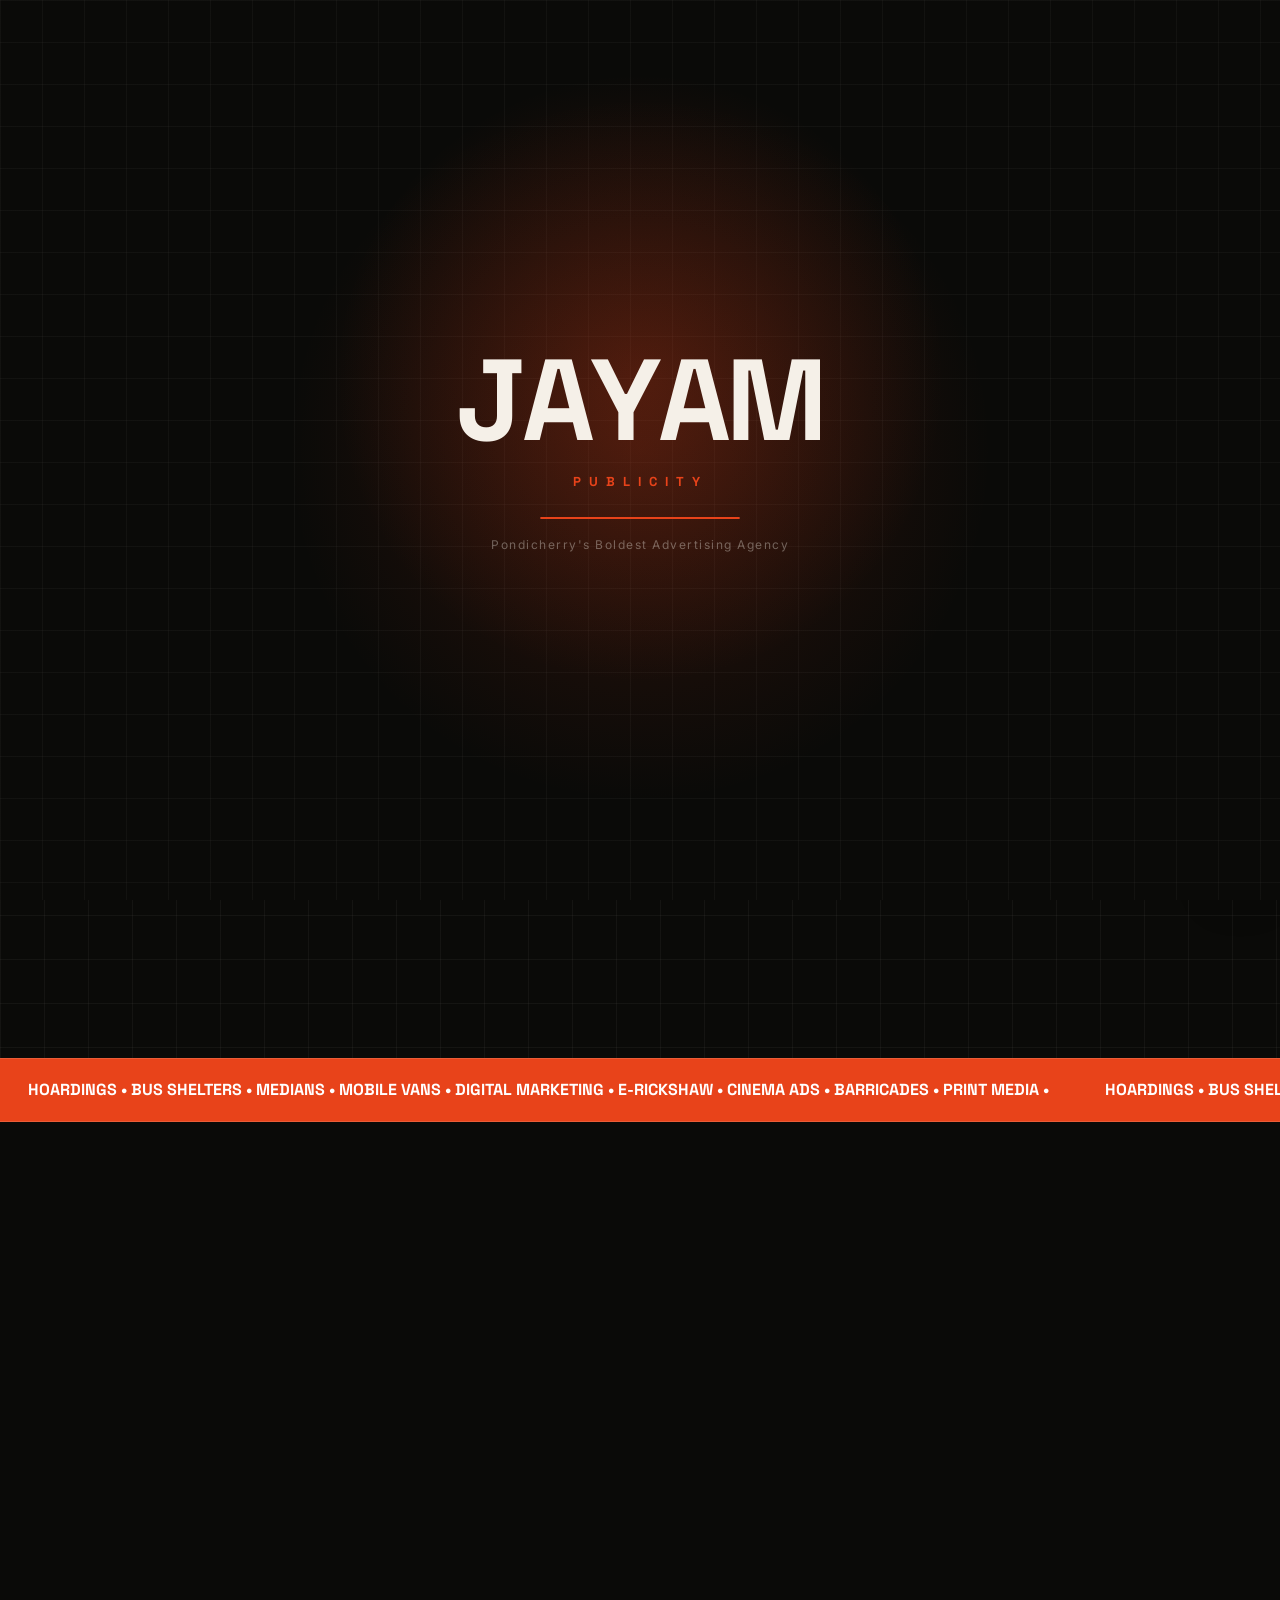
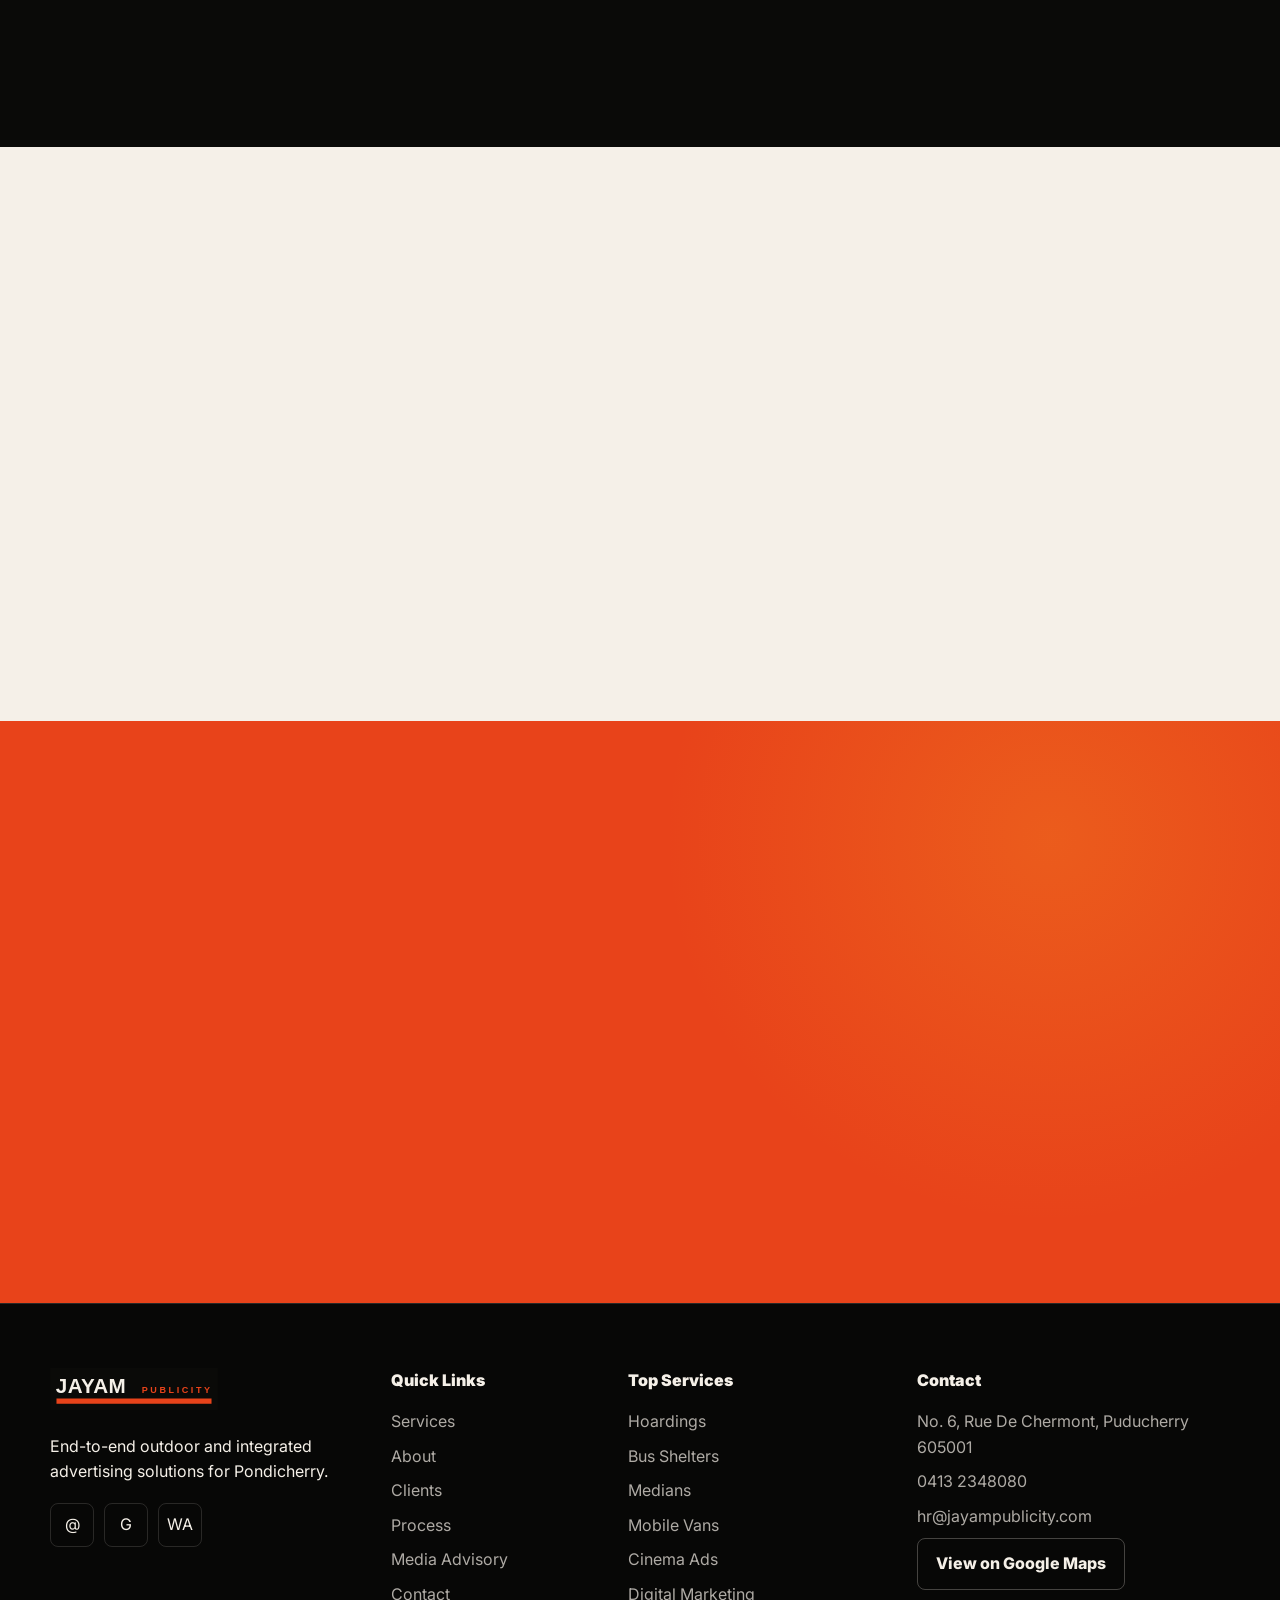
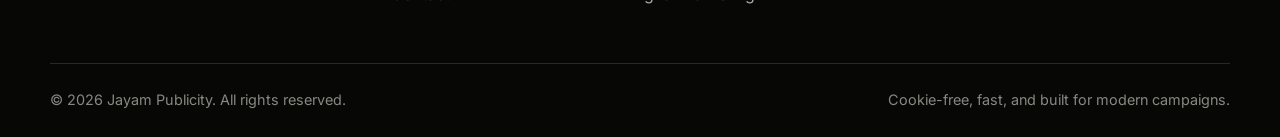
<file: index.html>
﻿<!doctype html>
<html lang="en">
<head>
  <meta charset="utf-8">
  <meta name="viewport" content="width=device-width, initial-scale=1">
  <meta name="theme-color" content="#0a0a08">
  <meta property="og:type" content="website">
  <meta property="og:site_name" content="Jayam Publicity">
  <meta name="twitter:card" content="summary_large_image">
  <meta name="twitter:image" content="https://jayampublicity.com/og-cover.jpg">
  <link rel="icon" type="image/png" sizes="16x16" href="assets/icons/favicon-16.png">
  <link rel="icon" type="image/png" sizes="32x32" href="assets/icons/favicon-32.png">
  <link rel="apple-touch-icon" sizes="180x180" href="assets/icons/apple-touch-icon.png">
  <link rel="manifest" href="site.webmanifest">
  <noscript><style>#preloader{display:none}.reveal{opacity:1;transform:none}body{overflow:auto}</style></noscript>
  <title>Jayam Publicity | Pondicherry OOH Advertising Agency</title>
  <meta name="description" content="Jayam Publicity is Pondicherry's leading outdoor and integrated advertising agency for hoardings, transit media, print, cinema, and digital campaigns.">
  <meta property="og:title" content="Jayam Publicity | Pondicherry's Boldest Advertising Agency">
  <meta name="twitter:title" content="Jayam Publicity | Pondicherry's Boldest Advertising Agency">
  <meta property="og:description" content="End-to-end OOH solutions from hoardings to digital. We put your brand everywhere.">
  <meta name="twitter:description" content="End-to-end OOH solutions from hoardings to digital. We put your brand everywhere.">
  <meta property="og:image" content="https://jayampublicity.com/og-cover.jpg">
  <meta property="og:url" content="https://jayampublicity.com/">
  <link rel="canonical" href="https://jayampublicity.com/">
  <link rel="preconnect" href="https://fonts.googleapis.com">
  <link rel="preconnect" href="https://fonts.gstatic.com" crossorigin>
  <link href="https://fonts.googleapis.com/css2?family=Space+Grotesk:wght@700;800&family=Inter:wght@400;500;700&display=swap" rel="stylesheet">
  <link rel="stylesheet" href="styles.css">
  <script type="application/ld+json">
  {
    "@context": "https://schema.org",
    "@type": "LocalBusiness",
    "name": "Jayam Publicity",
    "address": {
      "@type": "PostalAddress",
      "streetAddress": "No. 6, Rue De Chermont",
      "addressLocality": "Pondicherry",
      "postalCode": "605001",
      "addressCountry": "IN"
    },
    "telephone": "0413 2348080",
    "email": "hr@jayampublicity.com",
    "url": "https://jayampublicity.com",
    "sameAs": ["https://share.google/vFJjMuUkjEhcriZox"]
  }
  </script>
</head>
<body>
  <div id="preloader" aria-hidden="true">
    <div class="pre-logo" aria-label="Jayam">
      <span>J</span><span>A</span><span>Y</span><span>A</span><span>M</span>
    </div>
    <div class="pre-sub">PUBLICITY</div>
    <div class="pre-bar-track"><div class="pre-bar"></div></div>
    <div class="pre-tagline">Pondicherry's Boldest Advertising Agency</div>
  </div>
  <header class="site-header">
    <nav class="nav" aria-label="Primary navigation">
      <a class="brand" href="index.html"><img class="brand-logo" src="assets/logo.svg" alt="Jayam Publicity"></a>
      <div class="nav-links">
        <a data-nav href="services.html">Services</a>
        <a data-nav href="about.html">About</a>
        <a data-nav href="clients.html">Clients</a>
        <a data-nav href="process.html">Process</a>
        <a data-nav href="media-advisory.html">Media Advisory</a>
        <a data-nav href="contact.html">Contact</a>
      </div>
      <div class="nav-actions">
        <a class="btn btn-red" href="contact.html">Get a Quote</a>
        <button class="menu-toggle" type="button" aria-label="Open menu" aria-expanded="false"><span></span><span></span><span></span></button>
      </div>
    </nav>
  </header>
  <main>
    <section class="hero">
      <div class="container">
        <div class="hero-copy">
          <p class="eyebrow reveal">Outdoor and integrated advertising</p>
          <h1 class="reveal">Pondicherry's Boldest Advertising Agency</h1>
          <p class="lead reveal">End-to-end OOH solutions &mdash; from hoardings to digital. We put your brand everywhere.</p>
          <div class="hero-actions reveal">
            <a class="btn btn-red" href="services.html">Explore Services</a>
            <a class="btn btn-outline" href="contact.html">Talk to Us</a>
          </div>
        </div>
        <div class="hero-visual reveal" aria-label="Campaign visual">
          <div class="billboard-face"><span>Campaign Image</span><strong>OOH / TRANSIT / DIGITAL</strong></div>
          <div class="billboard-post"></div>
        </div>
        <div class="stats reveal" aria-label="Jayam Publicity statistics">
          <div class="stat"><strong data-count="25">0+</strong><span>Years Experience</span></div>
          <div class="stat"><strong data-count="500">0+</strong><span>Campaigns</span></div>
          <div class="stat"><strong data-count="30">0+</strong><span>Clients</span></div>
          <div class="stat"><strong data-count="13">0+</strong><span>Ad Formats</span></div>
        </div>
      </div>
    </section>
    <section class="marquee" aria-label="Advertising formats">
      <div class="marquee-track">
        <span>HOARDINGS &bull; BUS SHELTERS &bull; MEDIANS &bull; MOBILE VANS &bull; DIGITAL MARKETING &bull; E-RICKSHAW &bull; CINEMA ADS &bull; BARRICADES &bull; PRINT MEDIA &bull;</span>
        <span>HOARDINGS &bull; BUS SHELTERS &bull; MEDIANS &bull; MOBILE VANS &bull; DIGITAL MARKETING &bull; E-RICKSHAW &bull; CINEMA ADS &bull; BARRICADES &bull; PRINT MEDIA &bull;</span>
      </div>
    </section>
    <section class="section" id="services">
      <div class="container">
        <div class="section-head reveal">
          <div><p class="eyebrow">Services</p><h2>Every Surface. Every Format.</h2></div>
          <p>OOH, transit, print, cinema, retail, corporate, and digital campaigns planned as one connected media system.</p>
        </div>
        <div class="grid grid-3">
          <article class="service-card reveal"><div class="icon">HO</div><h3>Hoardings</h3><p>Large-format billboards at premium locations across Pondicherry.</p><div class="hover-note">Premium static visibility</div></article>
          <article class="service-card reveal"><div class="icon">ME</div><h3>Medians</h3><p>Road median branding for maximum commuter eyeballs.</p><div class="hover-note">High-frequency recall</div></article>
          <article class="service-card reveal"><div class="icon">BS</div><h3>Bus Shelters</h3><p>Captive audience advertising at transit points.</p><div class="hover-note">Transit-point impact</div></article>
          <article class="service-card reveal"><div class="icon">BP</div><h3>Bus Panels</h3><p>Side and rear panel ads on city buses.</p><div class="hover-note">City-wide movement</div></article>
          <article class="service-card reveal"><div class="icon">ER</div><h3>E-Rickshaw Branding</h3><p>Mobile micro-advertising through the city's lanes.</p><div class="hover-note">Hyperlocal reach</div></article>
          <article class="service-card reveal"><div class="icon">MV</div><h3>Mobile Vans</h3><p>Moving billboards for area-specific campaign blitzes.</p><div class="hover-note">Route-led blitzes</div></article>
          <article class="service-card reveal"><div class="icon">MB</div><h3>Mobile Billboards &amp; Balloons</h3><p>High-visibility formats for events and launches.</p><div class="hover-note">Launch-day attention</div></article>
          <article class="service-card reveal"><div class="icon">BA</div><h3>Barricades</h3><p>Construction site and road barrier branding.</p><div class="hover-note">Street-level dominance</div></article>
          <article class="service-card reveal"><div class="icon">PM</div><h3>Print Media</h3><p>Newspapers, flyers, inserts, and local publications.</p><div class="hover-note">Local distribution</div></article>
          <article class="service-card reveal"><div class="icon">CA</div><h3>Cinema Ads</h3><p>Pre-roll ads plus lobby and foyer branding.</p><div class="hover-note">Premium audiences</div></article>
          <article class="service-card reveal"><div class="icon">IS</div><h3>In-Shop &amp; Out-Shop</h3><p>Retail and storefront identity that sells at the edge.</p><div class="hover-note">Point-of-sale presence</div></article>
          <article class="service-card reveal"><div class="icon">CG</div><h3>Corporate Gifts</h3><p>Branded merchandise and gifting solutions.</p><div class="hover-note">Useful brand memory</div></article>
          <article class="service-card reveal"><div class="icon">DM</div><h3>Digital Marketing</h3><p>Social media, SEO, and online ad management.</p><div class="hover-note">OOH amplified online</div></article>
        </div>
      </div>
    </section>
    <section class="section light">
      <div class="container">
        <div class="section-head reveal">
          <div><p class="eyebrow">Why Jayam</p><h2>Why Pondicherry's Top Brands Choose Us</h2></div>
        </div>
        <div class="grid grid-2">
          <article class="value-card reveal"><h3>360&deg; Coverage</h3><p>OOH, digital, and print under one roof for campaigns that feel coherent everywhere.</p></article>
          <article class="value-card reveal"><h3>Prime Locations</h3><p>Owned and managed premium spots across Pondicherry and surrounding markets.</p></article>
          <article class="value-card reveal"><h3>Government-Compliant</h3><p>Regulatory-aware campaigns with fewer delays and zero compliance headaches.</p></article>
          <article class="value-card reveal"><h3>Client-Specific Strategy</h3><p>No cookie-cutter plans; every placement is tailored to audience, budget, and market goal.</p></article>
        </div>
      </div>
    </section>
    <section class="section">
      <div class="container">
        <div class="section-head reveal"><div><p class="eyebrow">Process</p><h2>Brief to Billboard, Without Friction</h2></div></div>
        <div class="process-strip reveal">
          <div class="process-step"><b>01</b><h3>Brief</h3><p>We map goals, audiences, formats, and budget.</p></div>
          <div class="process-step"><b>02</b><h3>Strategy</h3><p>We choose locations, timing, routes, and media mix.</p></div>
          <div class="process-step"><b>03</b><h3>Placement</h3><p>Production and on-ground installation move fast.</p></div>
          <div class="process-step"><b>04</b><h3>Reporting</h3><p>Photo proof, monitoring, and performance discussion close the loop.</p></div>
        </div>
      </div>
    </section>
    <section class="section">
      <div class="container">
        <div class="section-head reveal"><div><p class="eyebrow">Clients</p><h2>Trusted by Pondicherry's Biggest Brands</h2></div></div>
        <div class="logo-ticker reveal">
          <div class="logo-row" data-logo-row></div>
          <div class="logo-row reverse" data-logo-row></div>
        </div>
      </div>
    </section>
    <section class="section light">
      <div class="container">
        <div class="section-head reveal"><div><p class="eyebrow">Testimonials</p><h2>Campaigns That Move Markets</h2></div></div>
        <div class="grid grid-3">
          <article class="testimonial reveal"><div class="stars" aria-label="5 out of 5 stars">â˜…â˜…â˜…â˜…â˜…</div><p>"Jayam gave us unmatched coverage during our product launch. Hoardings plus e-rickshaw combo was genius."</p><cite>Marketing Head, FMCG Brand</cite></article>
          <article class="testimonial reveal"><div class="stars" aria-label="5 out of 5 stars">â˜…â˜…â˜…â˜…â˜…</div><p>"Professional, on-time, compliant. Our go-to agency in Pondy for 5 years running."</p><cite>Regional Director, Pharma Co.</cite></article>
          <article class="testimonial reveal"><div class="stars" aria-label="5 out of 5 stars">â˜…â˜…â˜…â˜…â˜…</div><p>"The digital plus OOH integration they suggested blew our ROI expectations."</p><cite>Founder, Retail Chain</cite></article>
        </div>
      </div>
    </section>
    <section class="cta-band">
      <div class="container reveal">
        <p class="eyebrow">Start now</p>
        <h2>Ready to Own Pondicherry's Streets?</h2>
        <p class="lead">Let's plan your next campaign &mdash; big or small.</p>
        <div class="hero-actions"><a class="btn btn-dark" href="contact.html">Start a Campaign</a></div>
      </div>
    </section>
  </main>
  <footer class="site-footer">
    <div class="container footer-grid">
      <div><a class="brand" href="index.html"><img class="brand-logo" src="assets/logo.svg" alt="Jayam Publicity"></a><p>End-to-end outdoor and integrated advertising solutions for Pondicherry.</p><div class="socials"><a href="mailto:hr@jayampublicity.com" aria-label="Email Jayam Publicity">@</a><a href="https://share.google/vFJjMuUkjEhcriZox" target="_blank" rel="noopener noreferrer" aria-label="Google Business Profile">G</a><a href="https://wa.me/919791938052" target="_blank" rel="noopener noreferrer" aria-label="WhatsApp Jayam Publicity">WA</a></div></div>
      <div><p class="footer-title">Quick Links</p><ul><li><a href="services.html">Services</a></li><li><a href="about.html">About</a></li><li><a href="clients.html">Clients</a></li><li><a href="process.html">Process</a></li><li><a href="media-advisory.html">Media Advisory</a></li><li><a href="contact.html">Contact</a></li></ul></div>
      <div><p class="footer-title">Top Services</p><ul><li>Hoardings</li><li>Bus Shelters</li><li>Medians</li><li>Mobile Vans</li><li>Cinema Ads</li><li>Digital Marketing</li></ul></div>
      <div><p class="footer-title">Contact</p><ul><li>No. 6, Rue De Chermont, Puducherry 605001</li><li><a href="tel:04132348080">0413 2348080</a></li><li><a href="mailto:hr@jayampublicity.com">hr@jayampublicity.com</a></li></ul><a class="btn btn-outline" href="https://share.google/vFJjMuUkjEhcriZox" target="_blank" rel="noopener noreferrer">View on Google Maps</a></div>
    </div>
    <div class="container footer-bottom"><span>&copy; <span data-current-year>2025</span> Jayam Publicity. All rights reserved.</span><span>Cookie-free, fast, and built for modern campaigns.</span></div>
  </footer>
  <a class="whatsapp-float" href="https://wa.me/919791938052" target="_blank" rel="noopener noreferrer" aria-label="WhatsApp Jayam Publicity"><svg viewBox="0 0 24 24" aria-hidden="true"><path d="M19.05 4.91A9.82 9.82 0 0 0 12.04 2C6.58 2 2.13 6.45 2.13 11.91c0 1.75.46 3.45 1.32 4.95L2.05 22l5.25-1.38a9.9 9.9 0 0 0 4.74 1.21h.01c5.46 0 9.91-4.45 9.91-9.91a9.86 9.86 0 0 0-2.91-7.01ZM12.05 20.15h-.01a8.22 8.22 0 0 1-4.19-1.15l-.3-.18-3.12.82.83-3.04-.2-.31a8.22 8.22 0 0 1-1.26-4.38c0-4.55 3.7-8.25 8.25-8.25a8.2 8.2 0 0 1 5.83 2.42 8.19 8.19 0 0 1 2.42 5.84c0 4.54-3.7 8.23-8.25 8.23Zm4.52-6.16c-.25-.12-1.47-.73-1.7-.81-.23-.08-.39-.12-.56.12-.16.25-.64.81-.78.97-.14.17-.29.19-.54.06-.25-.12-1.04-.38-1.98-1.22-.73-.65-1.22-1.45-1.36-1.7-.14-.25-.02-.38.11-.5.11-.11.25-.29.37-.43.12-.14.17-.25.25-.42.08-.17.04-.31-.02-.43-.06-.12-.56-1.35-.77-1.85-.2-.49-.41-.42-.56-.43h-.48c-.17 0-.43.06-.66.31-.23.25-.87.85-.87 2.07s.89 2.4 1.01 2.57c.12.17 1.75 2.67 4.24 3.74.59.26 1.05.41 1.41.52.59.19 1.13.16 1.56.1.48-.07 1.47-.6 1.68-1.18.21-.58.21-1.08.15-1.18-.06-.1-.23-.16-.48-.29Z"/></svg></a>
  <button class="back-top" type="button" aria-label="Back to top"><svg viewBox="0 0 24 24" aria-hidden="true"><path d="M12 4 4.5 11.5l1.4 1.4L11 7.83V20h2V7.83l5.1 5.07 1.4-1.4L12 4Z"/></svg></button>
  <script src="script.js"></script>
</body>
</html>
</file>
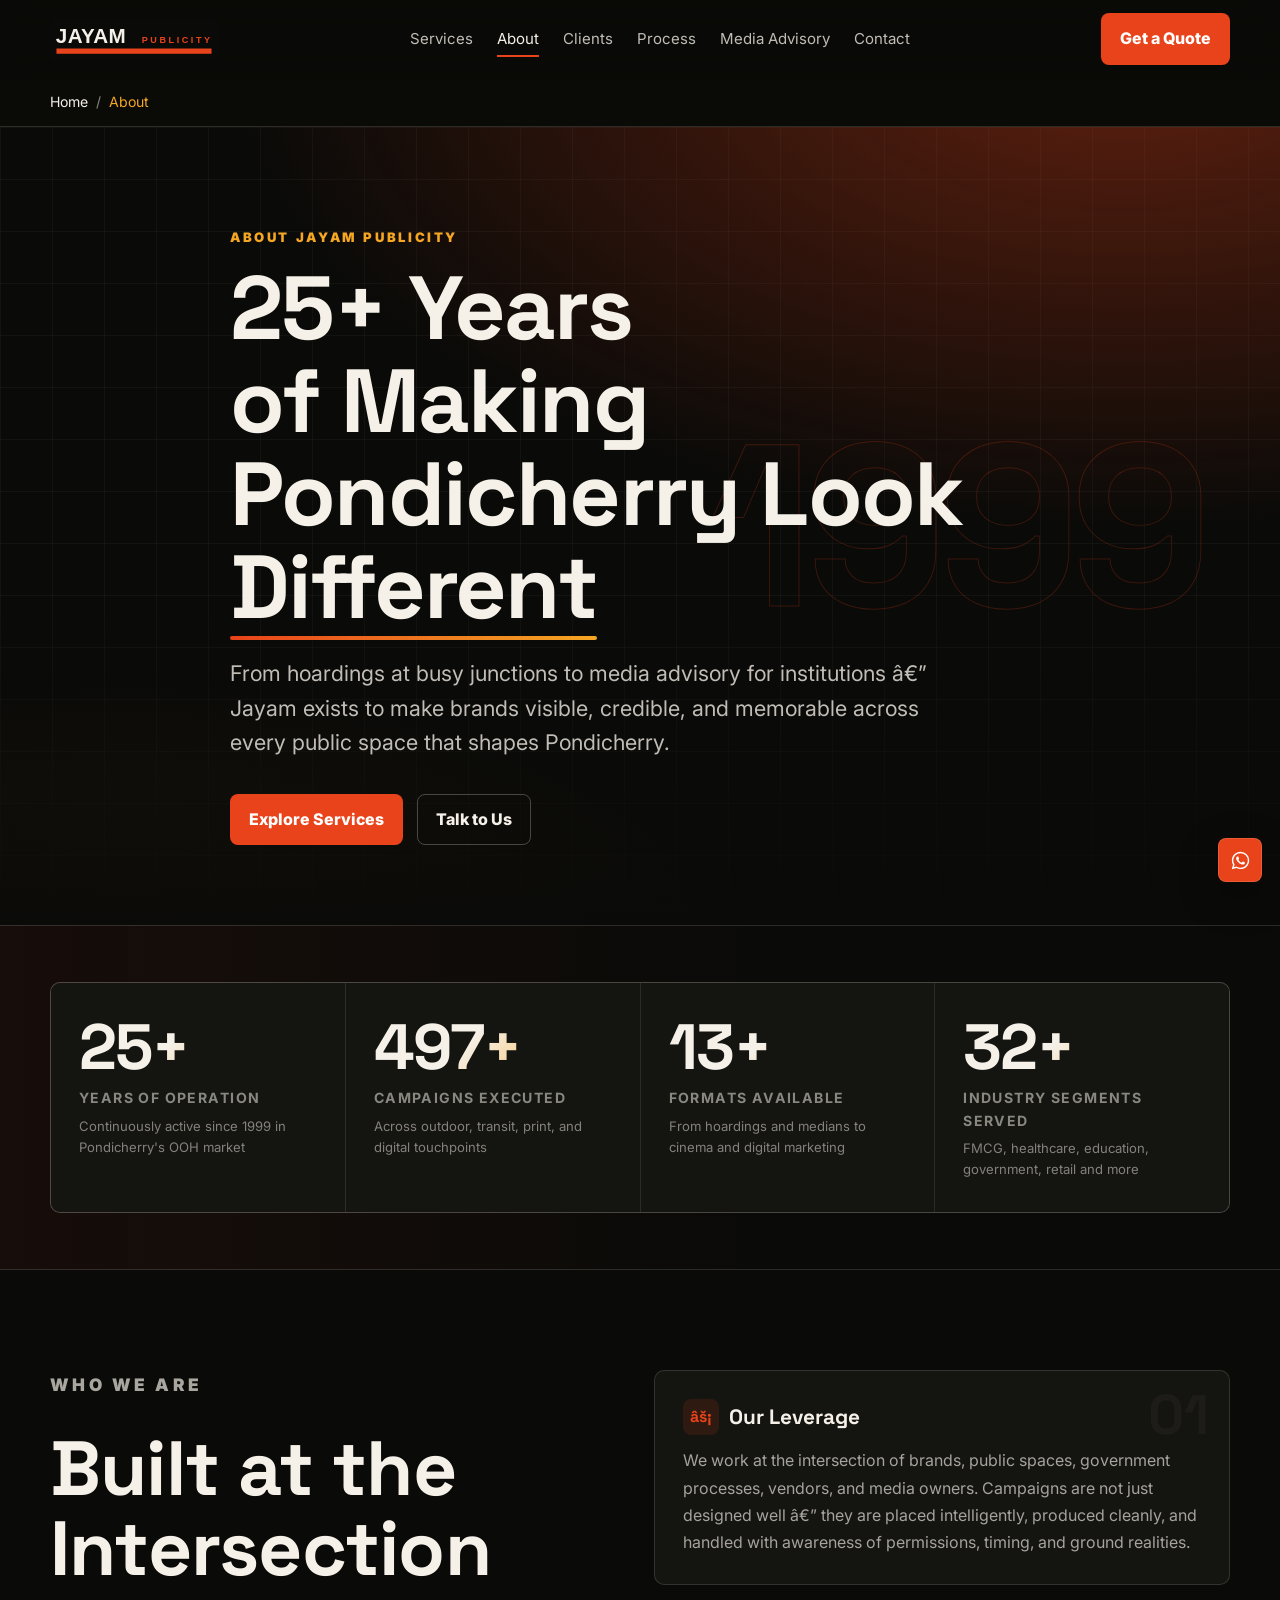
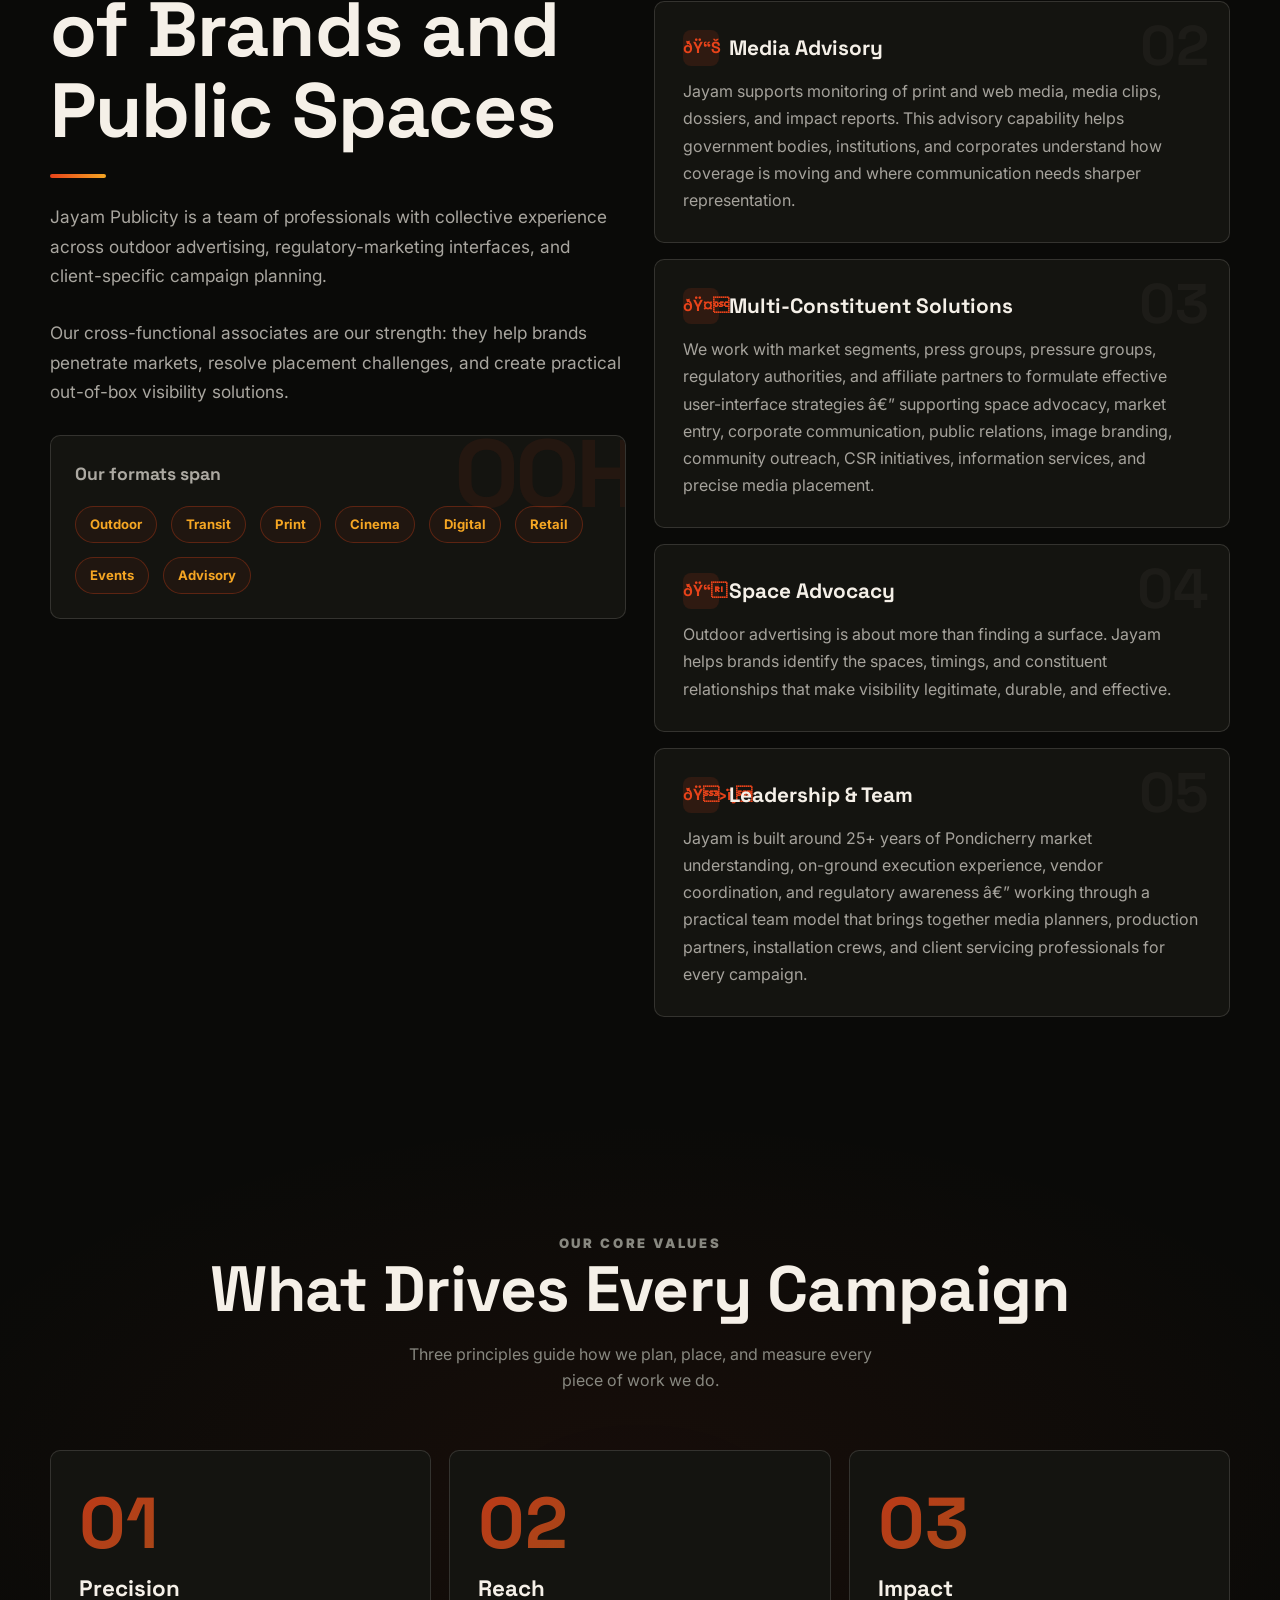
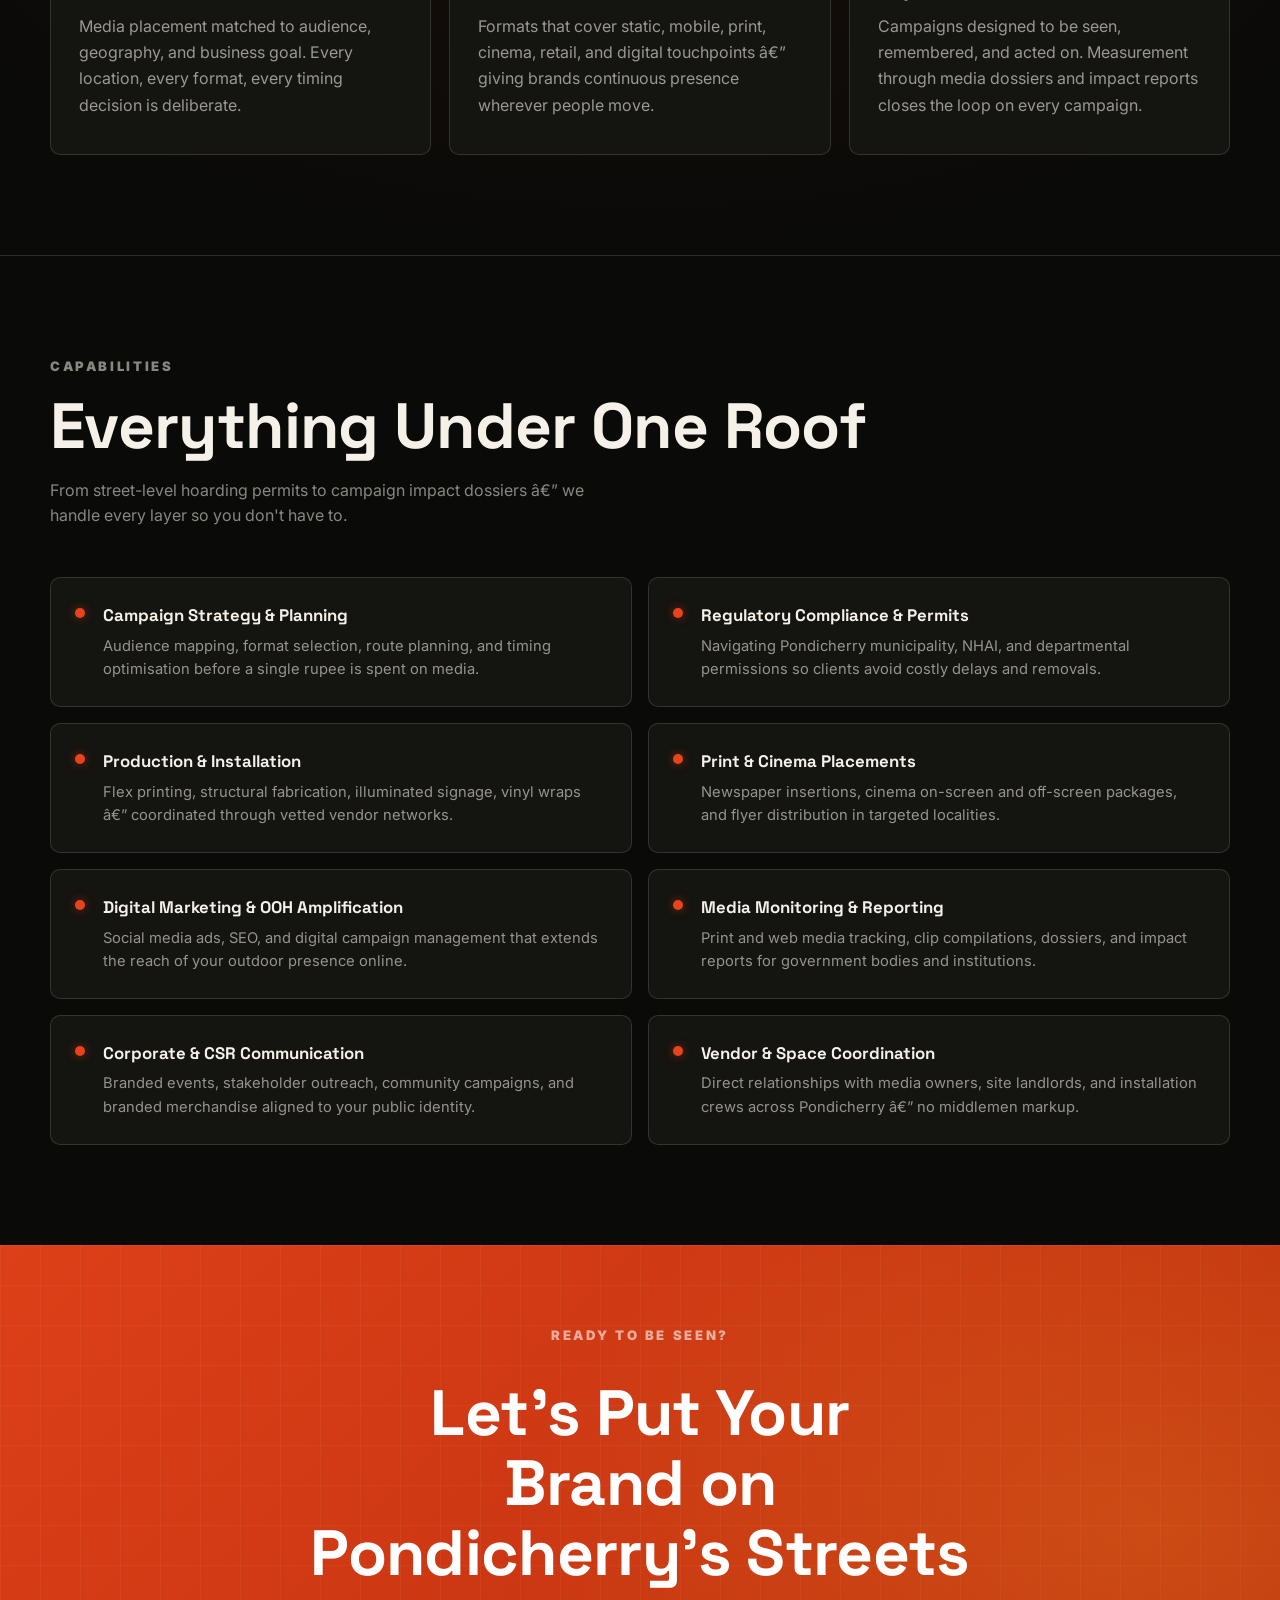
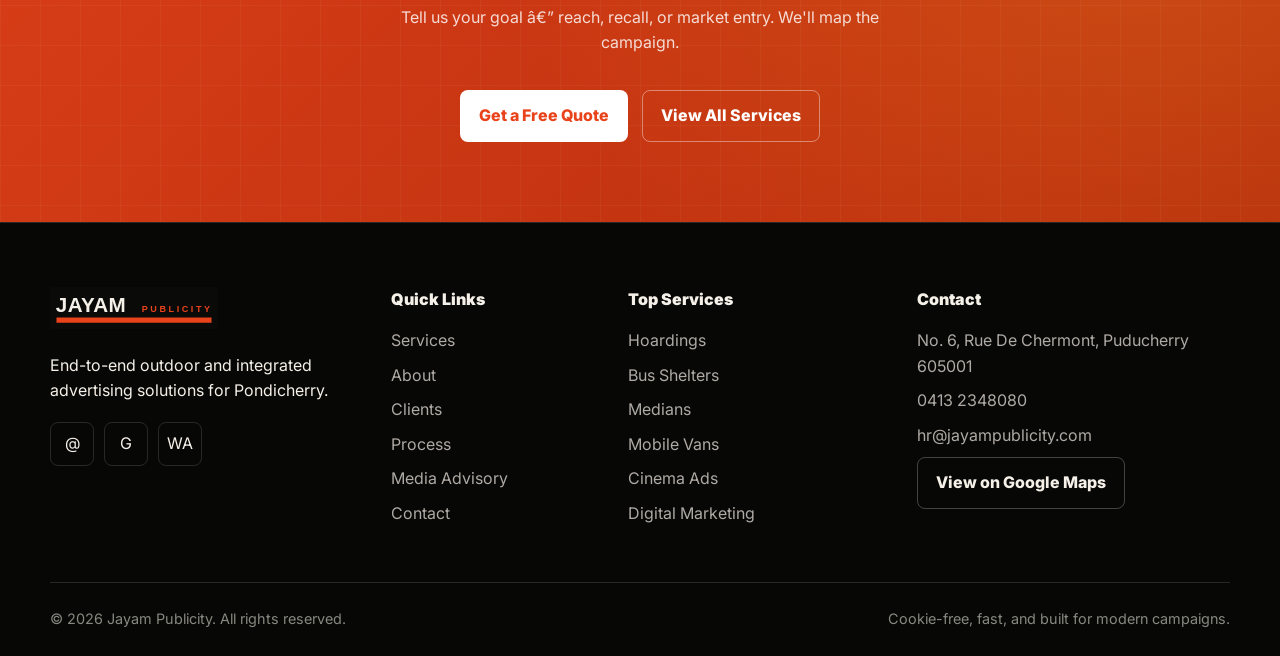
<file: about.html>
﻿<!doctype html>
<html lang="en">

<head>
  <meta charset="utf-8">
  <meta name="viewport" content="width=device-width, initial-scale=1">
  <meta name="theme-color" content="#0a0a08">
  <meta property="og:type" content="website">
  <meta property="og:site_name" content="Jayam Publicity">
  <meta name="twitter:card" content="summary_large_image">
  <meta name="twitter:image" content="https://jayampublicity.com/og-cover.jpg">
  <link rel="icon" type="image/png" sizes="16x16" href="assets/icons/favicon-16.png">
  <link rel="icon" type="image/png" sizes="32x32" href="assets/icons/favicon-32.png">
  <link rel="apple-touch-icon" sizes="180x180" href="assets/icons/apple-touch-icon.png">
  <link rel="manifest" href="site.webmanifest">
  <noscript>
    <style>
      #preloader {
        display: none
      }

      .reveal {
        opacity: 1;
        transform: none
      }

      body {
        overflow: auto
      }
    </style>
  </noscript>
  <title>About | Jayam Publicity</title>
  <meta name="description"
    content="Learn about Jayam Publicity, Pondicherry's experienced OOH agency with cross-functional advertising, regulatory, media advisory, and advocacy capabilities.">
  <meta property="og:title" content="About Jayam Publicity">
  <meta name="twitter:title" content="About Jayam Publicity">
  <meta property="og:description" content="25+ years of making Pondicherry look different.">
  <meta name="twitter:description" content="25+ years of making Pondicherry look different.">
  <meta property="og:image" content="https://jayampublicity.com/og-cover.jpg">
  <meta property="og:url" content="https://jayampublicity.com/about.html">
  <link rel="canonical" href="https://jayampublicity.com/about.html">
  <link rel="preconnect" href="https://fonts.googleapis.com">
  <link rel="preconnect" href="https://fonts.gstatic.com" crossorigin>
  <link
    href="https://fonts.googleapis.com/css2?family=Space+Grotesk:wght@700;800&family=Inter:wght@400;500;700&display=swap"
    rel="stylesheet">
  <link rel="stylesheet" href="styles.css">

  <!-- â•â•â•â•â•â•â•â•â•â•â•â•â•â•â•â•â•â•â•â•â•â•â•â•â•â•â•â•â•â•â•â•â•â•â•â•â•â•â•â•â•â•â•â•â•â•â•â•â•â•â•â•â•â•â•â•â•â•â•
       ABOUT PAGE â€“ SCOPED ENHANCEMENT STYLES
       All selectors are prefixed with .about-page or use IDs
       to guarantee zero bleed to other pages.
  â•â•â•â•â•â•â•â•â•â•â•â•â•â•â•â•â•â•â•â•â•â•â•â•â•â•â•â•â•â•â•â•â•â•â•â•â•â•â•â•â•â•â•â•â•â•â•â•â•â•â•â•â•â•â•â•â•â•â• -->
  <style>
    /* â”€â”€ Hero override â”€â”€â”€â”€â”€â”€â”€â”€â”€â”€â”€â”€â”€â”€â”€â”€â”€â”€â”€â”€â”€â”€â”€â”€â”€â”€â”€â”€â”€â”€â”€â”€â”€â”€â”€â”€â”€â”€â”€â”€â”€â”€ */
    .about-page .page-hero {
      padding: 100px 0 80px;
      background:
        radial-gradient(ellipse 70% 60% at 88% -10%, rgba(232, 67, 26, 0.38), transparent),
        radial-gradient(ellipse 50% 40% at 10% 110%, rgba(245, 166, 35, 0.14), transparent),
        linear-gradient(rgba(245, 240, 232, 0.035) 1px, transparent 1px),
        linear-gradient(90deg, rgba(245, 240, 232, 0.035) 1px, transparent 1px),
        var(--bg);
      background-size: auto, auto, 52px 52px, 52px 52px;
      position: relative;
      overflow: hidden;
    }

    .about-page .page-hero::after {
      content: "";
      position: absolute;
      inset: 0;
      background: linear-gradient(to bottom, transparent 60%, var(--bg) 100%);
      pointer-events: none;
    }

    /* floating decorative year label */
    .about-hero-year {
      position: absolute;
      right: clamp(20px, 6vw, 120px);
      top: 50%;
      transform: translateY(-50%);
      font-family: var(--font-head);
      font-size: clamp(7rem, 18vw, 18rem);
      font-weight: 800;
      line-height: 1;
      letter-spacing: -0.04em;
      color: transparent;
      -webkit-text-stroke: 1px rgba(232, 67, 26, 0.22);
      pointer-events: none;
      user-select: none;
      z-index: 0;
    }

    .about-page .page-hero .container {
      position: relative;
      z-index: 1;
    }

    /* animated underline on the h1 */
    .about-hero-h1 span {
      position: relative;
      display: inline;
    }

    .about-hero-h1 span::after {
      content: "";
      position: absolute;
      left: 0;
      bottom: 4px;
      width: 100%;
      height: 4px;
      border-radius: 2px;
      background: linear-gradient(90deg, var(--red), var(--amber));
      transform: scaleX(0);
      transform-origin: left;
      transition: transform 0.7s cubic-bezier(0.22, 1, 0.36, 1) 0.4s;
    }

    .about-hero-h1.is-visible span::after {
      transform: scaleX(1);
    }

    /* â”€â”€ Milestone ribbon â”€â”€â”€â”€â”€â”€â”€â”€â”€â”€â”€â”€â”€â”€â”€â”€â”€â”€â”€â”€â”€â”€â”€â”€â”€â”€â”€â”€â”€â”€â”€â”€â”€â”€â”€â”€â”€â”€â”€â”€ */
    #about-milestones {
      padding: 56px 0;
      border-block: 1px solid var(--line);
      background: linear-gradient(90deg, rgba(232, 67, 26, 0.06), transparent 60%);
      overflow: hidden;
    }

    .about-milestone-grid {
      display: grid;
      grid-template-columns: repeat(4, 1fr);
      gap: 1px;
      background: var(--line);
      border: 1px solid var(--line);
      border-radius: 10px;
      overflow: hidden;
    }

    .about-milestone {
      padding: 32px 28px;
      background: var(--card);
      position: relative;
      transition: background 0.25s ease;
    }

    .about-milestone:hover {
      background: #1a1a14;
    }

    .about-milestone::before {
      content: "";
      position: absolute;
      top: 0;
      left: 0;
      right: 0;
      height: 3px;
      background: linear-gradient(90deg, var(--red), var(--amber));
      transform: scaleX(0);
      transform-origin: left;
      transition: transform 0.3s ease;
    }

    .about-milestone:hover::before {
      transform: scaleX(1);
    }

    .about-milestone-num {
      font-family: var(--font-head);
      font-size: clamp(3rem, 5vw, 5.5rem);
      font-weight: 800;
      line-height: 1;
      letter-spacing: -0.03em;
      background: linear-gradient(135deg, var(--cream) 40%, var(--amber));
      -webkit-background-clip: text;
      -webkit-text-fill-color: transparent;
      background-clip: text;
      display: block;
    }

    .about-milestone-label {
      display: block;
      margin-top: 8px;
      color: var(--muted);
      font-size: 0.88rem;
      font-weight: 700;
      text-transform: uppercase;
      letter-spacing: 0.1em;
    }

    .about-milestone-desc {
      display: block;
      margin-top: 6px;
      color: rgba(245, 240, 232, 0.5);
      font-size: 0.82rem;
    }

    /* â”€â”€ Who We Are split layout â”€â”€â”€â”€â”€â”€â”€â”€â”€â”€â”€â”€â”€â”€â”€â”€â”€â”€â”€â”€â”€â”€â”€â”€â”€â”€â”€â”€â”€â”€â”€â”€ */
    #about-who {
      padding: 100px 0;
    }

    .about-split {
      display: grid;
      grid-template-columns: 1fr 1fr;
      gap: 28px;
      align-items: start;
    }

    .about-split-left {
      position: sticky;
      top: 110px;
    }

    .about-split-left h2 {
      font-size: clamp(2.8rem, 6vw, 5.5rem);
      line-height: 1.05;
      margin: 0 0 24px;
    }

    .about-left-accent {
      width: 56px;
      height: 4px;
      border-radius: 2px;
      background: linear-gradient(90deg, var(--red), var(--amber));
      margin-bottom: 24px;
    }

    .about-split-left p {
      color: rgba(245, 240, 232, 0.68);
      font-size: 1.08rem;
      line-height: 1.7;
      margin: 0 0 28px;
    }

    /* visual card for left side */
    .about-visual-card {
      border: 1px solid var(--line);
      border-radius: 10px;
      background: var(--card);
      padding: 24px;
      margin-top: 28px;
      position: relative;
      overflow: hidden;
    }

    .about-visual-card::before {
      content: "OOH";
      position: absolute;
      right: -10px;
      top: -10px;
      font-family: var(--font-head);
      font-size: 6rem;
      font-weight: 800;
      color: rgba(232, 67, 26, 0.08);
      letter-spacing: -0.04em;
      line-height: 1;
      pointer-events: none;
    }

    .about-vc-row {
      display: flex;
      gap: 14px;
      flex-wrap: wrap;
      margin-top: 16px;
    }

    .about-vc-tag {
      border: 1px solid rgba(232, 67, 26, 0.3);
      border-radius: 999px;
      padding: 7px 14px;
      font-size: 0.82rem;
      font-weight: 700;
      color: var(--amber);
      background: rgba(232, 67, 26, 0.06);
    }

    /* right side articles */
    .about-articles {
      display: grid;
      gap: 16px;
    }

    .about-article {
      padding: 28px;
      border: 1px solid var(--line);
      border-radius: 10px;
      background: var(--card);
      position: relative;
      overflow: hidden;
      transition: border-color 0.25s ease, transform 0.25s ease;
    }

    .about-article:hover {
      border-color: rgba(232, 67, 26, 0.4);
      transform: translateY(-2px);
    }

    .about-article-num {
      position: absolute;
      right: 20px;
      top: 16px;
      font-family: var(--font-head);
      font-size: 3.5rem;
      font-weight: 800;
      color: rgba(245, 240, 232, 0.04);
      line-height: 1;
      pointer-events: none;
    }

    .about-article h3 {
      margin: 0 0 12px;
      font-size: 1.3rem;
      display: flex;
      align-items: center;
      gap: 10px;
    }

    .about-article-icon {
      display: inline-grid;
      place-items: center;
      width: 36px;
      height: 36px;
      border-radius: 8px;
      background: rgba(232, 67, 26, 0.12);
      color: var(--red);
      font-size: 1rem;
      flex-shrink: 0;
    }

    .about-article p {
      margin: 0;
      color: rgba(245, 240, 232, 0.65);
      line-height: 1.7;
    }

    /* â”€â”€ Values reimagined â”€â”€â”€â”€â”€â”€â”€â”€â”€â”€â”€â”€â”€â”€â”€â”€â”€â”€â”€â”€â”€â”€â”€â”€â”€â”€â”€â”€â”€â”€â”€â”€â”€â”€â”€â”€â”€â”€â”€ */
    #about-values {
      padding: 100px 0;
      background:
        radial-gradient(ellipse 60% 50% at 50% 50%, rgba(232, 67, 26, 0.06), transparent),
        var(--bg);
    }

    .about-values-head {
      text-align: center;
      margin-bottom: 56px;
    }

    .about-values-head h2 {
      font-size: clamp(2.4rem, 5vw, 4.5rem);
    }

    .about-values-head p {
      color: var(--muted);
      max-width: 500px;
      margin: 16px auto 0;
    }

    .about-values-grid {
      display: grid;
      grid-template-columns: repeat(3, 1fr);
      gap: 18px;
    }

    .about-value-card {
      padding: 36px 28px;
      border: 1px solid var(--line);
      border-radius: 10px;
      background: var(--card);
      position: relative;
      overflow: hidden;
      transition: border-color 0.3s ease, transform 0.3s ease;
    }

    .about-value-card:hover {
      border-color: rgba(245, 166, 35, 0.35);
      transform: translateY(-4px);
    }

    .about-value-card::after {
      content: "";
      position: absolute;
      inset: 0;
      border-radius: 10px;
      background: radial-gradient(circle at 50% 0%, rgba(232, 67, 26, 0.1), transparent 60%);
      opacity: 0;
      transition: opacity 0.3s ease;
      pointer-events: none;
    }

    .about-value-card:hover::after {
      opacity: 1;
    }

    .about-value-num {
      font-family: var(--font-head);
      font-size: 4.5rem;
      font-weight: 800;
      line-height: 1;
      background: linear-gradient(135deg, rgba(232, 67, 26, 0.8), rgba(245, 166, 35, 0.5));
      -webkit-background-clip: text;
      -webkit-text-fill-color: transparent;
      background-clip: text;
      display: block;
      margin-bottom: 16px;
    }

    .about-value-card h3 {
      margin: 0 0 10px;
      font-size: 1.4rem;
    }

    .about-value-card p {
      margin: 0;
      color: rgba(245, 240, 232, 0.6);
      line-height: 1.65;
    }

    /* â”€â”€ What we do (capability table) â”€â”€â”€â”€â”€â”€â”€â”€â”€â”€â”€â”€â”€â”€â”€â”€â”€â”€â”€â”€â”€â”€â”€â”€â”€â”€ */
    #about-capabilities {
      padding: 100px 0;
      border-top: 1px solid var(--line);
    }

    .about-cap-head {
      margin-bottom: 48px;
    }

    .about-cap-head h2 {
      font-size: clamp(2.4rem, 5vw, 4.5rem);
      margin: 0 0 16px;
    }

    .about-cap-head p {
      color: var(--muted);
      max-width: 560px;
    }

    .about-cap-grid {
      display: grid;
      grid-template-columns: repeat(2, 1fr);
      gap: 16px;
    }

    .about-cap-item {
      display: flex;
      gap: 18px;
      padding: 24px;
      border: 1px solid var(--line);
      border-radius: 10px;
      background: var(--card);
      transition: border-color 0.25s ease;
    }

    .about-cap-item:hover {
      border-color: rgba(232, 67, 26, 0.35);
    }

    .about-cap-dot {
      flex-shrink: 0;
      width: 10px;
      height: 10px;
      border-radius: 50%;
      background: var(--red);
      margin-top: 6px;
      box-shadow: 0 0 10px rgba(232, 67, 26, 0.5);
    }

    .about-cap-text h4 {
      font-family: var(--font-head);
      font-size: 1.05rem;
      margin: 0 0 6px;
    }

    .about-cap-text p {
      margin: 0;
      color: rgba(245, 240, 232, 0.58);
      font-size: 0.92rem;
      line-height: 1.6;
    }

    /* â”€â”€ CTA strip (about-specific) â”€â”€â”€â”€â”€â”€â”€â”€â”€â”€â”€â”€â”€â”€â”€â”€â”€â”€â”€â”€â”€â”€â”€â”€â”€â”€â”€â”€â”€ */
    #about-cta {
      padding: 80px 0;
      background:
        radial-gradient(ellipse 50% 80% at 90% 50%, rgba(245, 166, 35, 0.22), transparent),
        linear-gradient(135deg, rgba(232, 67, 26, 0.95), #b82e0d);
      text-align: center;
      color: #fff;
      position: relative;
      overflow: hidden;
    }

    #about-cta::before {
      content: "";
      position: absolute;
      inset: 0;
      background:
        linear-gradient(rgba(255, 255, 255, 0.04) 1px, transparent 1px),
        linear-gradient(90deg, rgba(255, 255, 255, 0.04) 1px, transparent 1px);
      background-size: 40px 40px;
      pointer-events: none;
    }

    #about-cta .container {
      position: relative;
      z-index: 1;
    }

    #about-cta h2 {
      font-size: clamp(2.2rem, 5vw, 4rem);
      margin: 0 0 16px;
      max-width: 700px;
      margin-inline: auto;
    }

    #about-cta p {
      opacity: 0.82;
      max-width: 480px;
      margin: 0 auto 32px;
    }

    #about-cta .btn {
      background: #fff;
      color: var(--red);
      font-weight: 800;
    }

    #about-cta .btn:hover {
      transform: translateY(-2px);
      box-shadow: 0 12px 32px rgba(0, 0, 0, 0.25);
    }

    #about-cta .btn-outline {
      border-color: rgba(255, 255, 255, 0.4);
      background: transparent;
      color: #fff;
    }

    /* â”€â”€ Responsive â”€â”€â”€â”€â”€â”€â”€â”€â”€â”€â”€â”€â”€â”€â”€â”€â”€â”€â”€â”€â”€â”€â”€â”€â”€â”€â”€â”€â”€â”€â”€â”€â”€â”€â”€â”€â”€â”€â”€â”€â”€â”€â”€â”€ */
    @media (max-width: 1024px) {
      .about-milestone-grid {
        grid-template-columns: repeat(2, 1fr);
      }

      .about-split {
        grid-template-columns: 1fr;
      }

      .about-split-left {
        position: static;
      }

      .about-values-grid {
        grid-template-columns: repeat(2, 1fr);
      }
    }

    @media (max-width: 768px) {
      .about-hero-year {
        display: none;
      }

      .about-milestone-grid {
        grid-template-columns: repeat(2, 1fr);
      }

      .about-cap-grid {
        grid-template-columns: 1fr;
      }

      .about-values-grid {
        grid-template-columns: 1fr;
      }

      #about-who,
      #about-values,
      #about-capabilities {
        padding: 70px 0;
      }
    }

    @media (max-width: 520px) {
      .about-milestone-grid {
        grid-template-columns: 1fr;
      }
    }
  </style>

  <script type="application/ld+json">
{
  "@context": "https://schema.org",
  "@type": "BreadcrumbList",
  "itemListElement": [
    {"@type":"ListItem","position":1,"name":"Home","item":"https://jayampublicity.com/"},
    {"@type":"ListItem","position":2,"name":"About","item":"https://jayampublicity.com/about.html"}
  ]
}
  </script>
</head>

<body class="about-page">

  <!-- â”€â”€ Preloader (unchanged, shared) â”€â”€â”€â”€â”€â”€â”€â”€â”€â”€â”€â”€â”€â”€â”€â”€â”€â”€â”€â”€â”€â”€â”€ -->
  <div id="preloader">
    <div class="pre-logo">
      <span>J</span><span>A</span><span>Y</span><span>A</span><span>M</span>
    </div>
    <p class="pre-sub">PUBLICITY</p>
    <div class="pre-bar-track">
      <div class="pre-bar"></div>
    </div>
    <p class="pre-tagline">PONDICHERRY'S OOH SPECIALISTS</p>
  </div>

  <!-- â”€â”€ Header (unchanged) â”€â”€â”€â”€â”€â”€â”€â”€â”€â”€â”€â”€â”€â”€â”€â”€â”€â”€â”€â”€â”€â”€â”€â”€â”€â”€â”€â”€â”€â”€â”€â”€â”€â”€ -->
  <header class="site-header">
    <nav class="nav">
      <a class="brand" href="index.html">
        <img class="brand-logo" src="assets/logo.svg" alt="Jayam Publicity">
      </a>
      <div class="nav-links">
        <a data-nav href="services.html">Services</a>
        <a data-nav href="about.html">About</a>
        <a data-nav href="clients.html">Clients</a>
        <a data-nav href="process.html">Process</a>
        <a data-nav href="media-advisory.html">Media Advisory</a>
        <a data-nav href="contact.html">Contact</a>
      </div>
      <div class="nav-actions">
        <a class="btn btn-red" href="contact.html">Get a Quote</a>
        <button class="menu-toggle" type="button" aria-label="Open menu" aria-expanded="false">
          <span></span><span></span><span></span>
        </button>
      </div>
    </nav>
  </header>

  <!-- â”€â”€ Breadcrumb â”€â”€â”€â”€â”€â”€â”€â”€â”€â”€â”€â”€â”€â”€â”€â”€â”€â”€â”€â”€â”€â”€â”€â”€â”€â”€â”€â”€â”€â”€â”€â”€â”€â”€â”€â”€â”€â”€â”€â”€â”€â”€â”€ -->
  <nav class="breadcrumb" aria-label="Breadcrumb">
    <div class="container">
      <a href="index.html">Home</a><span>/</span><span>About</span>
    </div>
  </nav>

  <main>

    <!-- â•â•â•â•â•â•â•â•â•â•â•â•â•â•â•â•â•â•â•â•â•â•â•â•â•â•â•â•â•â•â•â•â•â•â•â•â•â•â•â•â•â•â•â•â•â•â•â•â•â•â•â•â•â•â•â•â•â•
         1. HERO
    â•â•â•â•â•â•â•â•â•â•â•â•â•â•â•â•â•â•â•â•â•â•â•â•â•â•â•â•â•â•â•â•â•â•â•â•â•â•â•â•â•â•â•â•â•â•â•â•â•â•â•â•â•â•â•â•â•â• -->
    <section class="page-hero">
      <div class="about-hero-year" aria-hidden="true">1999</div>
      <div class="container narrow reveal">
        <p class="eyebrow">About Jayam Publicity</p>
        <h1 class="about-hero-h1">
          25+ Years of Making<br>
          <span>Pondicherry Look Different</span>
        </h1>
        <p class="lead">
          From hoardings at busy junctions to media advisory for institutions â€”
          Jayam exists to make brands visible, credible, and memorable across every
          public space that shapes Pondicherry.
        </p>
        <div class="hero-actions" style="margin-top:34px;">
          <a class="btn btn-red" href="services.html">Explore Services</a>
          <a class="btn btn-outline" href="contact.html">Talk to Us</a>
        </div>
      </div>
    </section>

    <!-- â•â•â•â•â•â•â•â•â•â•â•â•â•â•â•â•â•â•â•â•â•â•â•â•â•â•â•â•â•â•â•â•â•â•â•â•â•â•â•â•â•â•â•â•â•â•â•â•â•â•â•â•â•â•â•â•â•â•
         2. MILESTONE NUMBERS
    â•â•â•â•â•â•â•â•â•â•â•â•â•â•â•â•â•â•â•â•â•â•â•â•â•â•â•â•â•â•â•â•â•â•â•â•â•â•â•â•â•â•â•â•â•â•â•â•â•â•â•â•â•â•â•â•â•â• -->
    <section id="about-milestones">
      <div class="container">
        <div class="about-milestone-grid">

          <div class="about-milestone reveal">
            <strong class="about-milestone-num" data-count="25" data-suffix="+">25+</strong>
            <span class="about-milestone-label">Years of Operation</span>
            <span class="about-milestone-desc">Continuously active since 1999 in Pondicherry's OOH market</span>
          </div>

          <div class="about-milestone reveal">
            <strong class="about-milestone-num" data-count="500" data-suffix="+">500+</strong>
            <span class="about-milestone-label">Campaigns Executed</span>
            <span class="about-milestone-desc">Across outdoor, transit, print, and digital touchpoints</span>
          </div>

          <div class="about-milestone reveal">
            <strong class="about-milestone-num" data-count="13" data-suffix="">13</strong>
            <span class="about-milestone-label">Formats Available</span>
            <span class="about-milestone-desc">From hoardings and medians to cinema and digital marketing</span>
          </div>

          <div class="about-milestone reveal">
            <strong class="about-milestone-num" data-count="32" data-suffix="+">32+</strong>
            <span class="about-milestone-label">Industry Segments Served</span>
            <span class="about-milestone-desc">FMCG, healthcare, education, government, retail and more</span>
          </div>

        </div>
      </div>
    </section>

    <!-- â•â•â•â•â•â•â•â•â•â•â•â•â•â•â•â•â•â•â•â•â•â•â•â•â•â•â•â•â•â•â•â•â•â•â•â•â•â•â•â•â•â•â•â•â•â•â•â•â•â•â•â•â•â•â•â•â•â•
         3. WHO WE ARE â€“ sticky left + scroll right
    â•â•â•â•â•â•â•â•â•â•â•â•â•â•â•â•â•â•â•â•â•â•â•â•â•â•â•â•â•â•â•â•â•â•â•â•â•â•â•â•â•â•â•â•â•â•â•â•â•â•â•â•â•â•â•â•â•â• -->
    <section id="about-who">
      <div class="container">
        <div class="about-split">

          <!-- LEFT: sticky summary -->
          <div class="about-split-left reveal">
            <p class="eyebrow">Who We Are</p>
            <h2>Built at the Intersection of Brands and Public Spaces</h2>
            <div class="about-left-accent"></div>
            <p>
              Jayam Publicity is a team of professionals with collective experience across
              outdoor advertising, regulatory-marketing interfaces, and client-specific
              campaign planning.
            </p>
            <p>
              Our cross-functional associates are our strength: they help brands penetrate
              markets, resolve placement challenges, and create practical out-of-box
              visibility solutions.
            </p>

            <!-- visual accent card -->
            <div class="about-visual-card">
              <p style="margin:0 0 4px; font-weight:700; font-family:var(--font-head); font-size:1.1rem;">Our formats
                span</p>
              <div class="about-vc-row">
                <span class="about-vc-tag">Outdoor</span>
                <span class="about-vc-tag">Transit</span>
                <span class="about-vc-tag">Print</span>
                <span class="about-vc-tag">Cinema</span>
                <span class="about-vc-tag">Digital</span>
                <span class="about-vc-tag">Retail</span>
                <span class="about-vc-tag">Events</span>
                <span class="about-vc-tag">Advisory</span>
              </div>
            </div>
          </div>

          <!-- RIGHT: scrolling articles -->
          <div class="about-articles">

            <div class="about-article reveal">
              <span class="about-article-num" aria-hidden="true">01</span>
              <h3>
                <span class="about-article-icon">âš¡</span>
                Our Leverage
              </h3>
              <p>
                We work at the intersection of brands, public spaces, government processes,
                vendors, and media owners. Campaigns are not just designed well â€” they are
                placed intelligently, produced cleanly, and handled with awareness of
                permissions, timing, and ground realities.
              </p>
            </div>

            <div class="about-article reveal">
              <span class="about-article-num" aria-hidden="true">02</span>
              <h3>
                <span class="about-article-icon">ðŸ“Š</span>
                Media Advisory
              </h3>
              <p>
                Jayam supports monitoring of print and web media, media clips, dossiers,
                and impact reports. This advisory capability helps government bodies,
                institutions, and corporates understand how coverage is moving and where
                communication needs sharper representation.
              </p>
            </div>

            <div class="about-article reveal">
              <span class="about-article-num" aria-hidden="true">03</span>
              <h3>
                <span class="about-article-icon">ðŸ¤</span>
                Multi-Constituent Solutions
              </h3>
              <p>
                We work with market segments, press groups, pressure groups, regulatory
                authorities, and affiliate partners to formulate effective user-interface
                strategies â€” supporting space advocacy, market entry, corporate
                communication, public relations, image branding, community outreach,
                CSR initiatives, information services, and precise media placement.
              </p>
            </div>

            <div class="about-article reveal">
              <span class="about-article-num" aria-hidden="true">04</span>
              <h3>
                <span class="about-article-icon">ðŸ“</span>
                Space Advocacy
              </h3>
              <p>
                Outdoor advertising is about more than finding a surface. Jayam helps
                brands identify the spaces, timings, and constituent relationships that
                make visibility legitimate, durable, and effective.
              </p>
            </div>

            <div class="about-article reveal">
              <span class="about-article-num" aria-hidden="true">05</span>
              <h3>
                <span class="about-article-icon">ðŸ›ï¸</span>
                Leadership &amp; Team
              </h3>
              <p>
                Jayam is built around 25+ years of Pondicherry market understanding,
                on-ground execution experience, vendor coordination, and regulatory
                awareness â€” working through a practical team model that brings together
                media planners, production partners, installation crews, and client
                servicing professionals for every campaign.
              </p>
            </div>

          </div>
        </div>
      </div>
    </section>

    <!-- â•â•â•â•â•â•â•â•â•â•â•â•â•â•â•â•â•â•â•â•â•â•â•â•â•â•â•â•â•â•â•â•â•â•â•â•â•â•â•â•â•â•â•â•â•â•â•â•â•â•â•â•â•â•â•â•â•â•
         4. CORE VALUES (enhanced cards)
    â•â•â•â•â•â•â•â•â•â•â•â•â•â•â•â•â•â•â•â•â•â•â•â•â•â•â•â•â•â•â•â•â•â•â•â•â•â•â•â•â•â•â•â•â•â•â•â•â•â•â•â•â•â•â•â•â•â• -->
    <section id="about-values">
      <div class="container">
        <div class="about-values-head reveal">
          <p class="eyebrow">Our Core Values</p>
          <h2>What Drives Every Campaign</h2>
          <p>Three principles guide how we plan, place, and measure every piece of work we do.</p>
        </div>

        <div class="about-values-grid">

          <div class="about-value-card reveal">
            <span class="about-value-num" aria-hidden="true">01</span>
            <h3>Precision</h3>
            <p>
              Media placement matched to audience, geography, and business goal.
              Every location, every format, every timing decision is deliberate.
            </p>
          </div>

          <div class="about-value-card reveal">
            <span class="about-value-num" aria-hidden="true">02</span>
            <h3>Reach</h3>
            <p>
              Formats that cover static, mobile, print, cinema, retail, and digital
              touchpoints â€” giving brands continuous presence wherever people move.
            </p>
          </div>

          <div class="about-value-card reveal">
            <span class="about-value-num" aria-hidden="true">03</span>
            <h3>Impact</h3>
            <p>
              Campaigns designed to be seen, remembered, and acted on. Measurement
              through media dossiers and impact reports closes the loop on every campaign.
            </p>
          </div>

        </div>
      </div>
    </section>

    <!-- â•â•â•â•â•â•â•â•â•â•â•â•â•â•â•â•â•â•â•â•â•â•â•â•â•â•â•â•â•â•â•â•â•â•â•â•â•â•â•â•â•â•â•â•â•â•â•â•â•â•â•â•â•â•â•â•â•â•
         5. CAPABILITIES TABLE
    â•â•â•â•â•â•â•â•â•â•â•â•â•â•â•â•â•â•â•â•â•â•â•â•â•â•â•â•â•â•â•â•â•â•â•â•â•â•â•â•â•â•â•â•â•â•â•â•â•â•â•â•â•â•â•â•â•â• -->
    <section id="about-capabilities">
      <div class="container">
        <div class="about-cap-head reveal">
          <p class="eyebrow">Capabilities</p>
          <h2>Everything Under One Roof</h2>
          <p>
            From street-level hoarding permits to campaign impact dossiers â€”
            we handle every layer so you don't have to.
          </p>
        </div>

        <div class="about-cap-grid">

          <div class="about-cap-item reveal">
            <div class="about-cap-dot"></div>
            <div class="about-cap-text">
              <h4>Campaign Strategy &amp; Planning</h4>
              <p>Audience mapping, format selection, route planning, and timing optimisation before a single rupee is
                spent on media.</p>
            </div>
          </div>

          <div class="about-cap-item reveal">
            <div class="about-cap-dot"></div>
            <div class="about-cap-text">
              <h4>Regulatory Compliance &amp; Permits</h4>
              <p>Navigating Pondicherry municipality, NHAI, and departmental permissions so clients avoid costly delays
                and removals.</p>
            </div>
          </div>

          <div class="about-cap-item reveal">
            <div class="about-cap-dot"></div>
            <div class="about-cap-text">
              <h4>Production &amp; Installation</h4>
              <p>Flex printing, structural fabrication, illuminated signage, vinyl wraps â€” coordinated through vetted
                vendor networks.</p>
            </div>
          </div>

          <div class="about-cap-item reveal">
            <div class="about-cap-dot"></div>
            <div class="about-cap-text">
              <h4>Print &amp; Cinema Placements</h4>
              <p>Newspaper insertions, cinema on-screen and off-screen packages, and flyer distribution in targeted
                localities.</p>
            </div>
          </div>

          <div class="about-cap-item reveal">
            <div class="about-cap-dot"></div>
            <div class="about-cap-text">
              <h4>Digital Marketing &amp; OOH Amplification</h4>
              <p>Social media ads, SEO, and digital campaign management that extends the reach of your outdoor presence
                online.</p>
            </div>
          </div>

          <div class="about-cap-item reveal">
            <div class="about-cap-dot"></div>
            <div class="about-cap-text">
              <h4>Media Monitoring &amp; Reporting</h4>
              <p>Print and web media tracking, clip compilations, dossiers, and impact reports for government bodies and
                institutions.</p>
            </div>
          </div>

          <div class="about-cap-item reveal">
            <div class="about-cap-dot"></div>
            <div class="about-cap-text">
              <h4>Corporate &amp; CSR Communication</h4>
              <p>Branded events, stakeholder outreach, community campaigns, and branded merchandise aligned to your
                public identity.</p>
            </div>
          </div>

          <div class="about-cap-item reveal">
            <div class="about-cap-dot"></div>
            <div class="about-cap-text">
              <h4>Vendor &amp; Space Coordination</h4>
              <p>Direct relationships with media owners, site landlords, and installation crews across Pondicherry â€” no
                middlemen markup.</p>
            </div>
          </div>

        </div>
      </div>
    </section>

    <!-- â•â•â•â•â•â•â•â•â•â•â•â•â•â•â•â•â•â•â•â•â•â•â•â•â•â•â•â•â•â•â•â•â•â•â•â•â•â•â•â•â•â•â•â•â•â•â•â•â•â•â•â•â•â•â•â•â•â•
         6. ABOUT-SPECIFIC CTA
    â•â•â•â•â•â•â•â•â•â•â•â•â•â•â•â•â•â•â•â•â•â•â•â•â•â•â•â•â•â•â•â•â•â•â•â•â•â•â•â•â•â•â•â•â•â•â•â•â•â•â•â•â•â•â•â•â•â• -->
    <section id="about-cta">
      <div class="container">
        <p class="eyebrow" style="color:rgba(255,255,255,0.7);">Ready to be seen?</p>
        <h2>Let's Put Your Brand on Pondicherry's Streets</h2>
        <p>Tell us your goal â€” reach, recall, or market entry. We'll map the campaign.</p>
        <div class="hero-actions" style="justify-content:center;">
          <a class="btn" href="contact.html">Get a Free Quote</a>
          <a class="btn btn-outline" href="services.html">View All Services</a>
        </div>
      </div>
    </section>

  </main>

  <!-- â”€â”€ Footer (unchanged) â”€â”€â”€â”€â”€â”€â”€â”€â”€â”€â”€â”€â”€â”€â”€â”€â”€â”€â”€â”€â”€â”€â”€â”€â”€â”€â”€â”€â”€â”€â”€â”€â”€â”€ -->
  <footer class="site-footer">
    <div class="container footer-grid">
      <div>
        <a class="brand" href="index.html"><img class="brand-logo" src="assets/logo.svg" alt="Jayam Publicity"></a>
        <p>End-to-end outdoor and integrated advertising solutions for Pondicherry.</p>
        <div class="socials">
          <a href="mailto:hr@jayampublicity.com" aria-label="Email Jayam Publicity">@</a>
          <a href="https://share.google/vFJjMuUkjEhcriZox" target="_blank" rel="noopener noreferrer"
            aria-label="Google Business Profile">G</a>
          <a href="https://wa.me/919791938052" target="_blank" rel="noopener noreferrer"
            aria-label="WhatsApp Jayam Publicity">WA</a>
        </div>
      </div>
      <div>
        <p class="footer-title">Quick Links</p>
        <ul>
          <li><a href="services.html">Services</a></li>
          <li><a href="about.html">About</a></li>
          <li><a href="clients.html">Clients</a></li>
          <li><a href="process.html">Process</a></li>
          <li><a href="media-advisory.html">Media Advisory</a></li>
          <li><a href="contact.html">Contact</a></li>
        </ul>
      </div>
      <div>
        <p class="footer-title">Top Services</p>
        <ul>
          <li>Hoardings</li>
          <li>Bus Shelters</li>
          <li>Medians</li>
          <li>Mobile Vans</li>
          <li>Cinema Ads</li>
          <li>Digital Marketing</li>
        </ul>
      </div>
      <div>
        <p class="footer-title">Contact</p>
        <ul>
          <li>No. 6, Rue De Chermont, Puducherry 605001</li>
          <li><a href="tel:04132348080">0413 2348080</a></li>
          <li><a href="mailto:hr@jayampublicity.com">hr@jayampublicity.com</a></li>
        </ul>
        <a class="btn btn-outline" href="https://share.google/vFJjMuUkjEhcriZox" target="_blank"
          rel="noopener noreferrer">View on Google Maps</a>
      </div>
    </div>
    <div class="container footer-bottom">
      <span>&copy; <span data-current-year>2025</span> Jayam Publicity. All rights reserved.</span>
      <span>Cookie-free, fast, and built for modern campaigns.</span>
    </div>
  </footer>

  <!-- â”€â”€ Floating buttons (unchanged) â”€â”€â”€â”€â”€â”€â”€â”€â”€â”€â”€â”€â”€â”€â”€â”€â”€â”€â”€â”€â”€â”€â”€ -->
  <a class="whatsapp-float" href="https://wa.me/919791938052" target="_blank" rel="noopener noreferrer"
    aria-label="WhatsApp Jayam Publicity">
    <svg viewBox="0 0 24 24" aria-hidden="true">
      <path
        d="M19.05 4.91A9.82 9.82 0 0 0 12.04 2C6.58 2 2.13 6.45 2.13 11.91c0 1.75.46 3.45 1.32 4.95L2.05 22l5.25-1.38a9.9 9.9 0 0 0 4.74 1.21h.01c5.46 0 9.91-4.45 9.91-9.91a9.86 9.86 0 0 0-2.91-7.01ZM12.05 20.15h-.01a8.22 8.22 0 0 1-4.19-1.15l-.3-.18-3.12.82.83-3.04-.2-.31a8.22 8.22 0 0 1-1.26-4.38c0-4.55 3.7-8.25 8.25-8.25a8.2 8.2 0 0 1 5.83 2.42 8.19 8.19 0 0 1 2.42 5.84c0 4.54-3.7 8.23-8.25 8.23Zm4.52-6.16c-.25-.12-1.47-.73-1.7-.81-.23-.08-.39-.12-.56.12-.16.25-.64.81-.78.97-.14.17-.29.19-.54.06-.25-.12-1.04-.38-1.98-1.22-.73-.65-1.22-1.45-1.36-1.7-.14-.25-.02-.38.11-.5.11-.11.25-.29.37-.43.12-.14.17-.25.25-.42.08-.17.04-.31-.02-.43-.06-.12-.56-1.35-.77-1.85-.2-.49-.41-.42-.56-.43h-.48c-.17 0-.43.06-.66.31-.23.25-.87.85-.87 2.07s.89 2.4 1.01 2.57c.12.17 1.75 2.67 4.24 3.74.59.26 1.05.41 1.41.52.59.19 1.13.16 1.56.1.48-.07 1.47-.6 1.68-1.18.21-.58.21-1.08.15-1.18-.06-.1-.23-.16-.48-.29Z" />
    </svg>
  </a>
  <button class="back-top" type="button" aria-label="Back to top">
    <svg viewBox="0 0 24 24" aria-hidden="true">
      <path d="M12 4 4.5 11.5l1.4 1.4L11 7.83V20h2V7.83l5.1 5.07 1.4-1.4L12 4Z" />
    </svg>
  </button>

  <script src="script.js"></script>

  <!-- About-page-only JS: hero h1 underline trigger -->
  <script>
    (function () {
      // Trigger the h1 underline animation once the hero reveals
      const h1 = document.querySelector('.about-hero-h1');
      if (!h1) return;
      const obs = new IntersectionObserver((entries) => {
        entries.forEach(e => {
          if (e.isIntersecting) {
            h1.classList.add('is-visible');
            obs.unobserve(h1);
          }
        });
      }, { threshold: 0.5 });
      obs.observe(h1);
    })();
  </script>

</body>

</html>
</file>
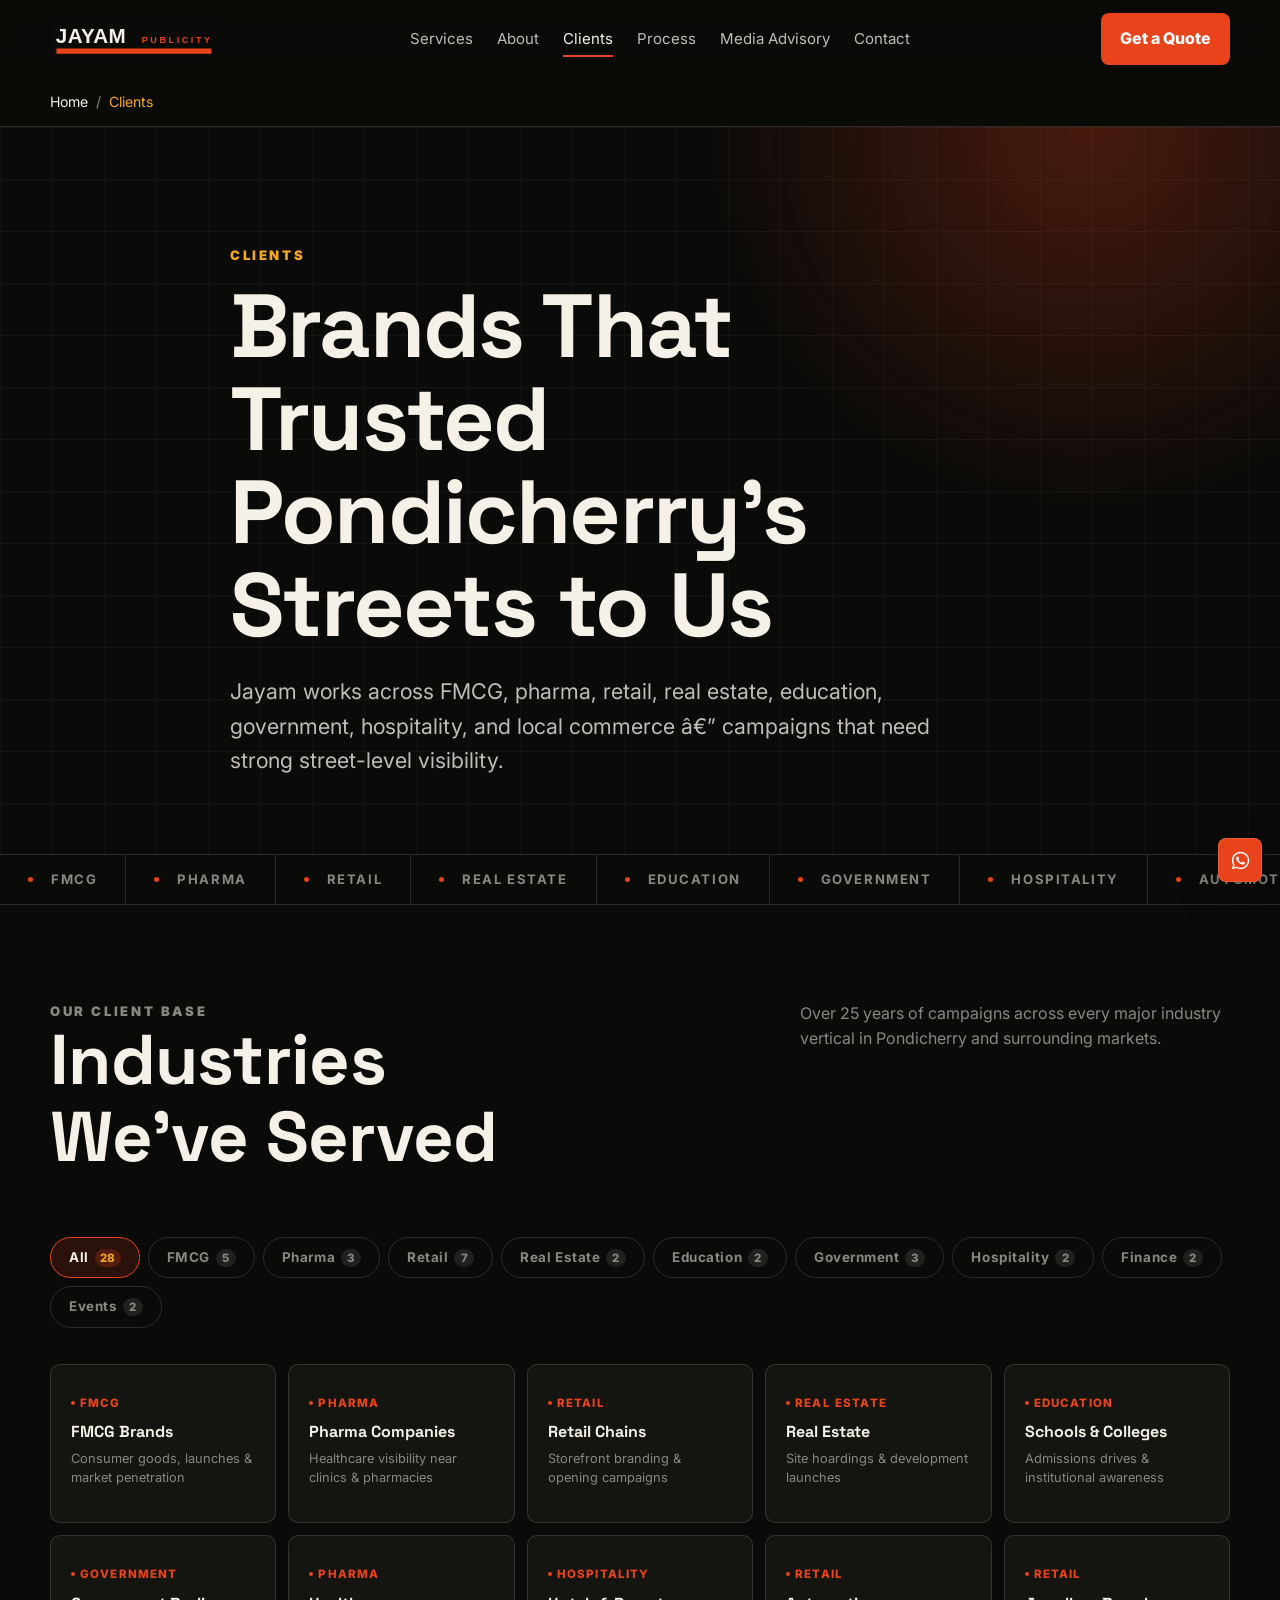
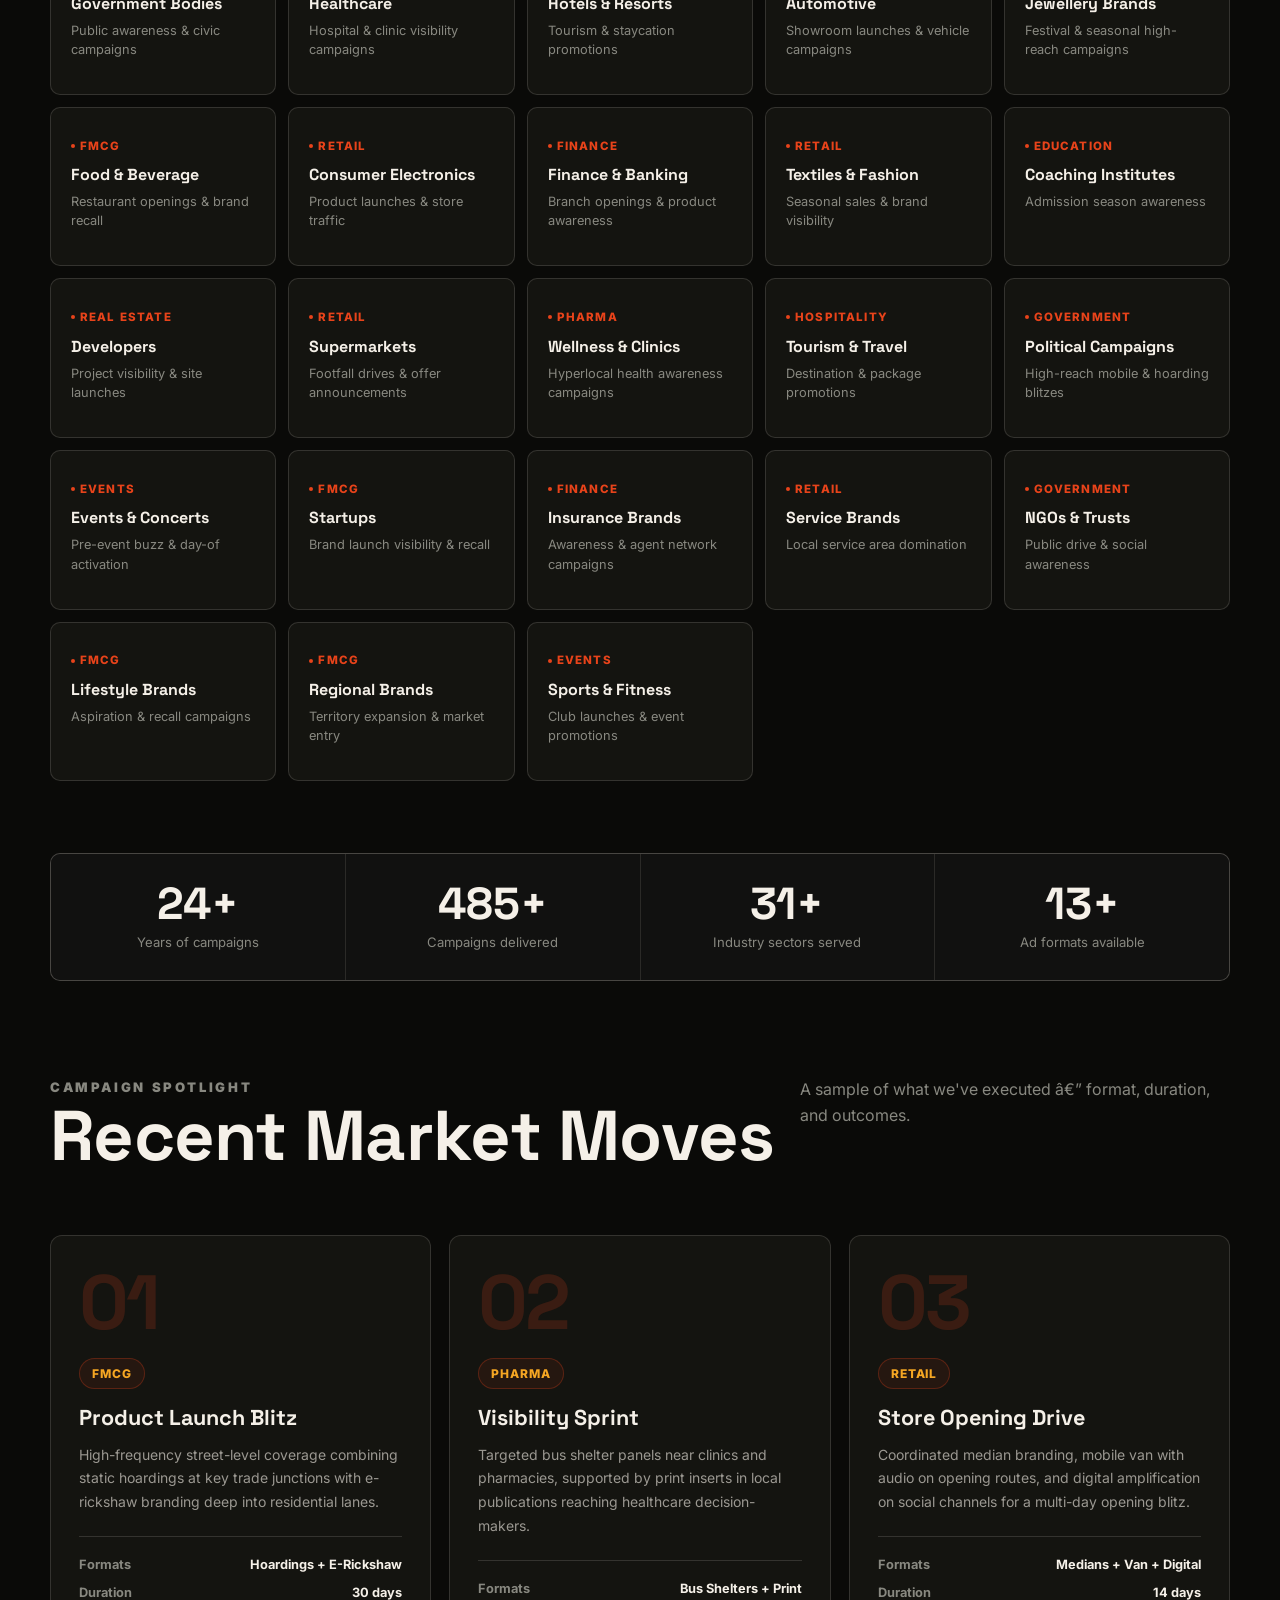
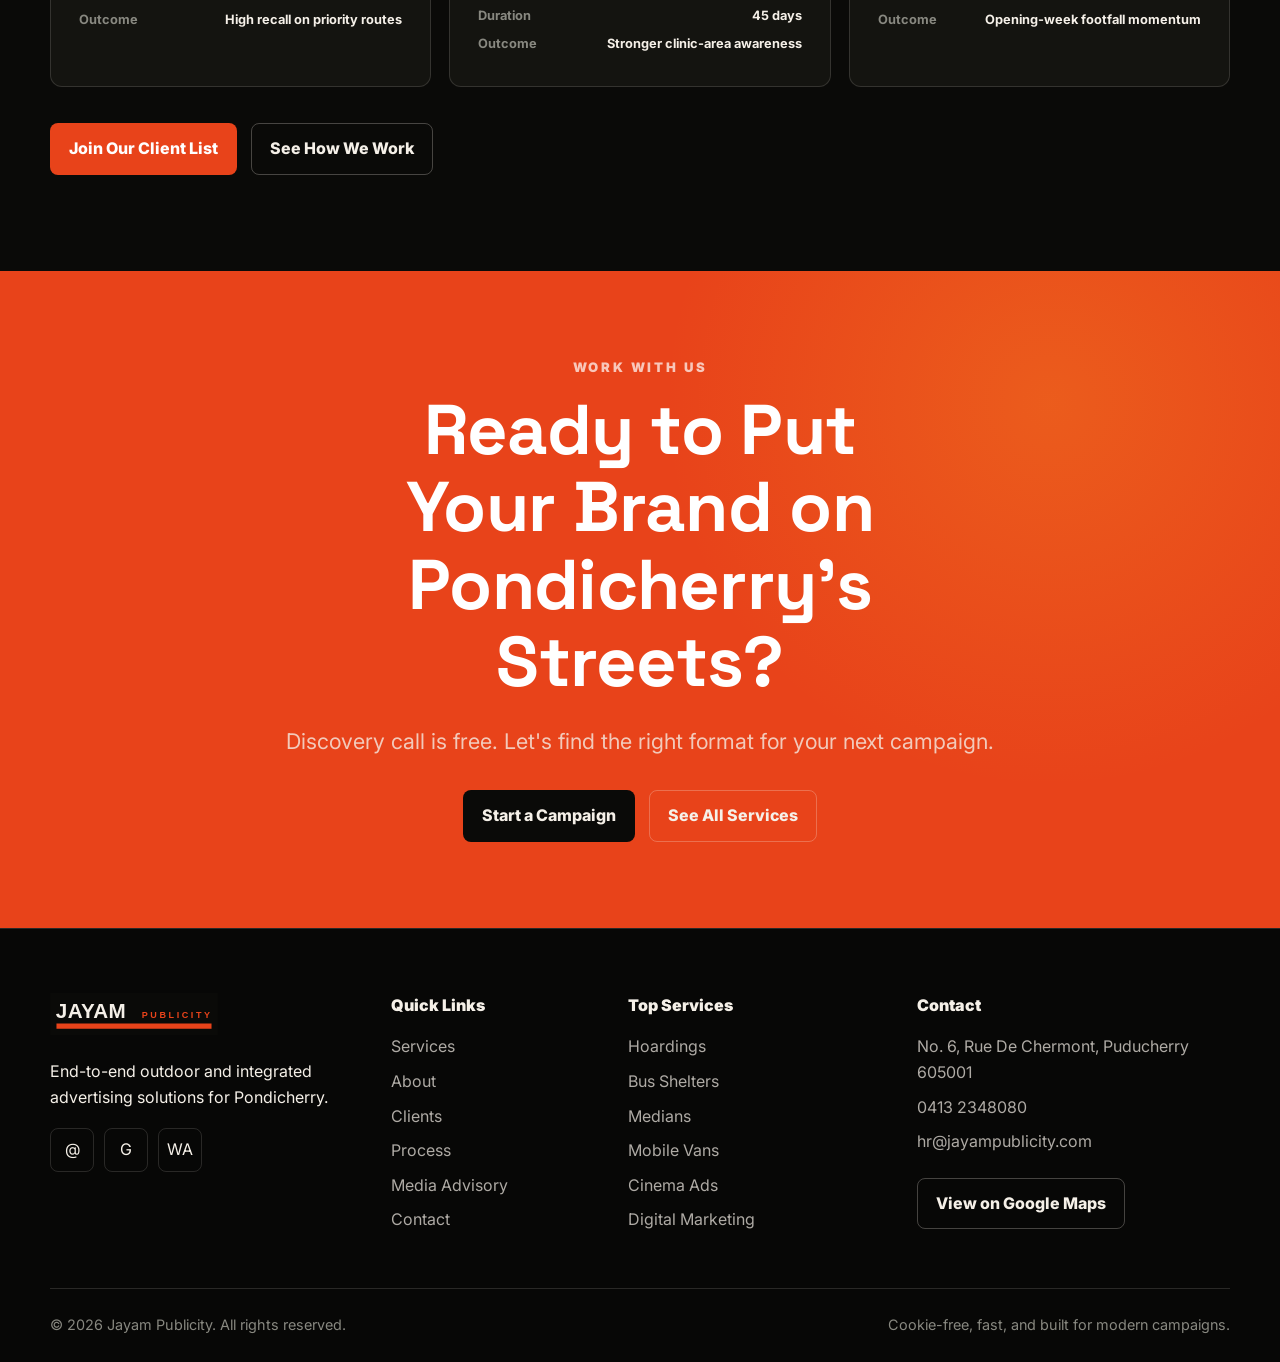
<file: clients.html>
﻿<!doctype html>
<html lang="en">

<head>
  <meta charset="utf-8">
  <meta name="viewport" content="width=device-width, initial-scale=1">
  <meta name="theme-color" content="#0a0a08">
  <meta property="og:type" content="website">
  <meta property="og:site_name" content="Jayam Publicity">
  <meta name="twitter:card" content="summary_large_image">
  <meta name="twitter:image" content="https://jayampublicity.com/og-cover.jpg">
  <link rel="icon" type="image/png" sizes="16x16" href="assets/icons/favicon-16.png">
  <link rel="icon" type="image/png" sizes="32x32" href="assets/icons/favicon-32.png">
  <link rel="apple-touch-icon" sizes="180x180" href="assets/icons/apple-touch-icon.png">
  <link rel="manifest" href="site.webmanifest">
  <noscript>
    <style>
      #preloader {
        display: none
      }

      .reveal {
        opacity: 1;
        transform: none
      }

      body {
        overflow: auto
      }
    </style>
  </noscript>
  <title>Clients | Jayam Publicity</title>
  <meta name="description"
    content="See the brands and sectors that trust Jayam Publicity for outdoor and integrated advertising campaigns in Pondicherry.">
  <meta property="og:title" content="Jayam Publicity Clients">
  <meta name="twitter:title" content="Jayam Publicity Clients">
  <meta property="og:description" content="Brands that trusted Pondicherry's streets to us.">
  <meta name="twitter:description" content="Brands that trusted Pondicherry's streets to us.">
  <meta property="og:image" content="https://jayampublicity.com/og-cover.jpg">
  <meta property="og:url" content="https://jayampublicity.com/clients.html">
  <link rel="canonical" href="https://jayampublicity.com/clients.html">
  <link rel="preconnect" href="https://fonts.googleapis.com">
  <link rel="preconnect" href="https://fonts.gstatic.com" crossorigin>
  <link
    href="https://fonts.googleapis.com/css2?family=Space+Grotesk:wght@700;800&family=Inter:wght@400;500;700&display=swap"
    rel="stylesheet">
  <link rel="stylesheet" href="styles.css">

  <script type="application/ld+json">
  {
    "@context": "https://schema.org",
    "@type": "BreadcrumbList",
    "itemListElement": [
      {"@type":"ListItem","position":1,"name":"Home","item":"https://jayampublicity.com/"},
      {"@type":"ListItem","position":2,"name":"Clients","item":"https://jayampublicity.com/clients.html"}
    ]
  }
  </script>

  <style>
    /* â”€â”€ CLIENTS PAGE SCOPED STYLES â”€â”€ */

    /* â”€â”€ TICKER â”€â”€ */
    .client-ticker {
      overflow: hidden;
      border-block: 1px solid var(--line);
      background: transparent;
      padding: 0;
    }

    .client-ticker-track {
      display: flex;
      width: max-content;
      animation: tickerFlow 38s linear infinite;
    }

    .client-ticker:hover .client-ticker-track {
      animation-play-state: paused;
    }

    .client-ticker-item {
      display: inline-flex;
      align-items: center;
      gap: 18px;
      padding: 14px 28px;
      white-space: nowrap;
      color: var(--muted);
      font-size: 0.82rem;
      font-weight: 700;
      letter-spacing: 0.12em;
      text-transform: uppercase;
      border-right: 1px solid var(--line);
    }

    .client-ticker-item::before {
      content: "";
      display: inline-block;
      width: 5px;
      height: 5px;
      border-radius: 50%;
      background: var(--red);
      flex-shrink: 0;
    }

    @keyframes tickerFlow {
      to {
        transform: translateX(-50%);
      }
    }

    /* â”€â”€ FILTER TABS â”€â”€ */
    .filter-tabs {
      display: flex;
      flex-wrap: wrap;
      gap: 8px;
      margin-bottom: 36px;
    }

    .filter-tabs button {
      position: relative;
      padding: 9px 18px;
      border: 1px solid var(--line);
      border-radius: 100px;
      background: transparent;
      color: var(--muted);
      font-family: var(--font-body);
      font-size: 0.84rem;
      font-weight: 700;
      letter-spacing: 0.04em;
      cursor: pointer;
      transition: border-color 0.22s, color 0.22s, background 0.22s;
    }

    .filter-tabs button:hover {
      border-color: rgba(245, 240, 232, 0.38);
      color: var(--cream);
    }

    .filter-tabs button.is-active {
      border-color: var(--red);
      background: rgba(232, 67, 26, 0.14);
      color: var(--cream);
    }

    /* Count badge inside tab */
    .filter-tabs button .tab-count {
      display: inline-flex;
      align-items: center;
      justify-content: center;
      min-width: 20px;
      height: 18px;
      margin-left: 6px;
      padding: 0 5px;
      border-radius: 100px;
      background: rgba(245, 240, 232, 0.1);
      color: var(--muted);
      font-size: 0.72rem;
      font-weight: 800;
      transition: background 0.22s, color 0.22s;
    }

    .filter-tabs button.is-active .tab-count {
      background: rgba(232, 67, 26, 0.22);
      color: var(--amber);
    }

    /* â”€â”€ CLIENT GRID â”€â”€ */
    .client-grid {
      display: grid;
      grid-template-columns: repeat(auto-fill, minmax(200px, 1fr));
      gap: 12px;
    }

    .client-card {
      position: relative;
      border: 1px solid var(--line);
      border-radius: 10px;
      background: var(--card);
      padding: 22px 20px;
      overflow: hidden;
      cursor: default;
      transition: border-color 0.25s, background 0.25s, transform 0.25s;

      /* reveal animation */
      opacity: 0;
      transform: translateY(18px);
    }

    .client-card.is-visible {
      opacity: 1;
      transform: translateY(0);
      transition: opacity 0.5s cubic-bezier(0.22, 1, 0.36, 1),
        transform 0.5s cubic-bezier(0.22, 1, 0.36, 1),
        border-color 0.25s,
        background 0.25s;
    }

    /* stagger via inline style set by JS */

    .client-card::before {
      content: "";
      position: absolute;
      inset: 0 auto auto 0;
      width: 100%;
      height: 2px;
      background: linear-gradient(90deg, var(--red), var(--amber));
      transform: scaleX(0);
      transform-origin: left;
      transition: transform 0.28s cubic-bezier(0.22, 1, 0.36, 1);
    }

    .client-card:hover {
      border-color: rgba(245, 240, 232, 0.26);
      background: #1a1a16;
      transform: translateY(-3px);
    }

    .client-card:hover::before {
      transform: scaleX(1);
    }

    .client-card-industry {
      display: inline-flex;
      align-items: center;
      gap: 5px;
      font-size: 0.72rem;
      font-weight: 800;
      letter-spacing: 0.1em;
      text-transform: uppercase;
      color: var(--red);
      margin-bottom: 10px;
    }

    .client-card-industry::before {
      content: "";
      width: 4px;
      height: 4px;
      border-radius: 50%;
      background: var(--red);
    }

    .client-card-name {
      font-family: var(--font-head);
      font-size: 1rem;
      font-weight: 800;
      line-height: 1.2;
      color: var(--cream);
      margin: 0;
    }

    .client-card-desc {
      margin-top: 8px;
      color: var(--muted);
      font-size: 0.8rem;
      line-height: 1.5;
    }

    /* hidden state */
    .client-card.is-hidden {
      display: none;
    }

    /* â”€â”€ SPOTLIGHT CARDS â”€â”€ */
    .spotlight-grid {
      display: grid;
      grid-template-columns: repeat(3, 1fr);
      gap: 18px;
    }

    .spotlight-card {
      position: relative;
      border: 1px solid var(--line);
      border-radius: 12px;
      background: var(--card);
      padding: 32px 28px;
      overflow: hidden;
      transition: border-color 0.25s, transform 0.25s, box-shadow 0.25s;
    }

    .spotlight-card::before {
      content: "";
      position: absolute;
      inset: 0 auto auto 0;
      width: 100%;
      height: 3px;
      background: linear-gradient(90deg, var(--red), var(--amber));
      transform: scaleX(0);
      transform-origin: left;
      transition: transform 0.3s cubic-bezier(0.22, 1, 0.36, 1);
    }

    .spotlight-card:hover {
      border-color: rgba(232, 67, 26, 0.28);
      transform: translateY(-4px);
      box-shadow: 0 16px 48px rgba(0, 0, 0, 0.35);
    }

    .spotlight-card:hover::before {
      transform: scaleX(1);
    }

    /* Large number */
    .spotlight-num {
      font-family: var(--font-head);
      font-size: clamp(3.5rem, 6vw, 5.5rem);
      font-weight: 800;
      line-height: 0.9;
      color: rgba(232, 67, 26, 0.18);
      margin-bottom: 20px;
      letter-spacing: -0.04em;
      transition: color 0.25s;
    }

    .spotlight-card:hover .spotlight-num {
      color: rgba(232, 67, 26, 0.32);
    }

    .spotlight-tag {
      display: inline-flex;
      align-items: center;
      gap: 6px;
      padding: 5px 12px;
      border: 1px solid rgba(232, 67, 26, 0.28);
      border-radius: 100px;
      background: rgba(232, 67, 26, 0.08);
      color: var(--amber);
      font-size: 0.75rem;
      font-weight: 800;
      letter-spacing: 0.08em;
      text-transform: uppercase;
      margin-bottom: 16px;
    }

    .spotlight-title {
      font-family: var(--font-head);
      font-size: clamp(1.1rem, 2vw, 1.35rem);
      font-weight: 800;
      color: var(--cream);
      margin: 0 0 12px;
      line-height: 1.2;
    }

    .spotlight-body {
      color: rgba(245, 240, 232, 0.6);
      font-size: 0.875rem;
      line-height: 1.7;
      margin: 0;
    }

    .spotlight-meta {
      display: flex;
      flex-direction: column;
      gap: 7px;
      margin-top: 22px;
      padding-top: 18px;
      border-top: 1px solid var(--line);
    }

    .spotlight-meta-row {
      display: flex;
      align-items: center;
      justify-content: space-between;
      font-size: 0.8rem;
    }

    .spotlight-meta-row span:first-child {
      color: var(--muted);
      font-weight: 700;
    }

    .spotlight-meta-row span:last-child {
      color: var(--cream);
      font-weight: 700;
    }

    /* â”€â”€ TRUST STRIP â”€â”€ */
    .trust-strip {
      display: grid;
      grid-template-columns: repeat(4, 1fr);
      gap: 1px;
      background: var(--line);
      border: 1px solid var(--line);
      border-radius: 10px;
      overflow: hidden;
      margin-top: 72px;
    }

    .trust-item {
      background: #111110;
      padding: 28px 24px;
      text-align: center;
    }

    .trust-num {
      font-family: var(--font-head);
      font-size: clamp(2rem, 3.5vw, 3rem);
      font-weight: 800;
      color: var(--cream);
      line-height: 1;
      margin-bottom: 6px;
    }

    .trust-num em {
      color: var(--red);
      font-style: normal;
    }

    .trust-label {
      color: var(--muted);
      font-size: 0.82rem;
      line-height: 1.45;
    }

    /* â”€â”€ MOBILE â”€â”€ */
    @media (max-width: 768px) {
      .spotlight-grid {
        grid-template-columns: 1fr;
      }

      .trust-strip {
        grid-template-columns: repeat(2, 1fr);
      }

      .client-grid {
        grid-template-columns: repeat(auto-fill, minmax(160px, 1fr));
      }
    }

    @media (max-width: 520px) {
      .trust-strip {
        grid-template-columns: 1fr;
      }
    }

    @media (prefers-reduced-motion: reduce) {
      .client-ticker-track {
        animation: none;
      }

      .client-card {
        transition: none;
      }
    }
  </style>
</head>

<body>

  <!-- PRELOADER -->
  <div id="preloader" aria-hidden="true">
    <div class="pre-logo"><span>J</span><span>A</span><span>Y</span><span>A</span><span>M</span></div>
    <div class="pre-sub">PUBLICITY</div>
    <div class="pre-bar-track">
      <div class="pre-bar"></div>
    </div>
    <p class="pre-tagline">Pondicherry's Boldest Advertising Agency</p>
  </div>

  <!-- HEADER -->
  <header class="site-header">
    <nav class="nav">
      <a class="brand" href="index.html"><img class="brand-logo" src="assets/logo.svg" alt="Jayam Publicity"></a>
      <div class="nav-links">
        <a data-nav href="services.html">Services</a>
        <a data-nav href="about.html">About</a>
        <a data-nav href="clients.html">Clients</a>
        <a data-nav href="process.html">Process</a>
        <a data-nav href="media-advisory.html">Media Advisory</a>
        <a data-nav href="contact.html">Contact</a>
      </div>
      <div class="nav-actions">
        <a class="btn btn-red" href="contact.html">Get a Quote</a>
        <button class="menu-toggle" type="button" aria-label="Open menu" aria-expanded="false">
          <span></span><span></span><span></span>
        </button>
      </div>
    </nav>
  </header>

  <!-- BREADCRUMB -->
  <nav class="breadcrumb" aria-label="Breadcrumb">
    <div class="container">
      <a href="index.html">Home</a>
      <span>/</span>
      <span>Clients</span>
    </div>
  </nav>

  <main>

    <!-- PAGE HERO -->
    <section class="page-hero">
      <div class="container narrow reveal">
        <p class="eyebrow">Clients</p>
        <h1>Brands That Trusted<br>Pondicherry's Streets to Us</h1>
        <p class="lead">Jayam works across FMCG, pharma, retail, real estate, education, government, hospitality, and
          local commerce â€” campaigns that need strong street-level visibility.</p>
      </div>
    </section>

    <!-- ANIMATED TICKER -->
    <div class="client-ticker" aria-hidden="true">
      <div class="client-ticker-track" id="tickerTrack"></div>
    </div>

    <!-- CLIENT GRID SECTION -->
    <section class="section">
      <div class="container">

        <div class="section-head reveal">
          <div>
            <p class="eyebrow">Our Client Base</p>
            <h2>Industries We've Served</h2>
          </div>
          <p>Over 25 years of campaigns across every major industry vertical in Pondicherry and surrounding markets.</p>
        </div>

        <!-- FILTER TABS -->
        <div class="filter-tabs reveal" id="filterTabs">
          <!-- Injected by JS -->
        </div>

        <!-- GRID -->
        <div class="client-grid" id="clientGrid">
          <!-- Injected by JS -->
        </div>

        <!-- TRUST STRIP -->
        <div class="trust-strip reveal">
          <div class="trust-item">
            <div class="trust-num"><span data-count="25" data-suffix="+">25+</span></div>
            <div class="trust-label">Years of campaigns</div>
          </div>
          <div class="trust-item">
            <div class="trust-num"><span data-count="500" data-suffix="+">500+</span></div>
            <div class="trust-label">Campaigns delivered</div>
          </div>
          <div class="trust-item">
            <div class="trust-num"><span data-count="32" data-suffix="+">32+</span></div>
            <div class="trust-label">Industry sectors served</div>
          </div>
          <div class="trust-item">
            <div class="trust-num"><span data-count="13" data-suffix="+">13+</span></div>
            <div class="trust-label">Ad formats available</div>
          </div>
        </div>

      </div>
    </section>

    <!-- CAMPAIGN SPOTLIGHT -->
    <section class="section" style="padding-top: 0;">
      <div class="container">
        <div class="section-head reveal">
          <div>
            <p class="eyebrow">Campaign Spotlight</p>
            <h2>Recent Market Moves</h2>
          </div>
          <p>A sample of what we've executed â€” format, duration, and outcomes.</p>
        </div>

        <div class="spotlight-grid">

          <article class="spotlight-card reveal">
            <div class="spotlight-num">01</div>
            <div class="spotlight-tag">FMCG</div>
            <h3 class="spotlight-title">Product Launch Blitz</h3>
            <p class="spotlight-body">High-frequency street-level coverage combining static hoardings at key trade
              junctions with e-rickshaw branding deep into residential lanes.</p>
            <div class="spotlight-meta">
              <div class="spotlight-meta-row">
                <span>Formats</span>
                <span>Hoardings + E-Rickshaw</span>
              </div>
              <div class="spotlight-meta-row">
                <span>Duration</span>
                <span>30 days</span>
              </div>
              <div class="spotlight-meta-row">
                <span>Outcome</span>
                <span>High recall on priority routes</span>
              </div>
            </div>
          </article>

          <article class="spotlight-card reveal" style="transition-delay:.08s">
            <div class="spotlight-num">02</div>
            <div class="spotlight-tag">Pharma</div>
            <h3 class="spotlight-title">Visibility Sprint</h3>
            <p class="spotlight-body">Targeted bus shelter panels near clinics and pharmacies, supported by print
              inserts in local publications reaching healthcare decision-makers.</p>
            <div class="spotlight-meta">
              <div class="spotlight-meta-row">
                <span>Formats</span>
                <span>Bus Shelters + Print</span>
              </div>
              <div class="spotlight-meta-row">
                <span>Duration</span>
                <span>45 days</span>
              </div>
              <div class="spotlight-meta-row">
                <span>Outcome</span>
                <span>Stronger clinic-area awareness</span>
              </div>
            </div>
          </article>

          <article class="spotlight-card reveal" style="transition-delay:.16s">
            <div class="spotlight-num">03</div>
            <div class="spotlight-tag">Retail</div>
            <h3 class="spotlight-title">Store Opening Drive</h3>
            <p class="spotlight-body">Coordinated median branding, mobile van with audio on opening routes, and digital
              amplification on social channels for a multi-day opening blitz.</p>
            <div class="spotlight-meta">
              <div class="spotlight-meta-row">
                <span>Formats</span>
                <span>Medians + Van + Digital</span>
              </div>
              <div class="spotlight-meta-row">
                <span>Duration</span>
                <span>14 days</span>
              </div>
              <div class="spotlight-meta-row">
                <span>Outcome</span>
                <span>Opening-week footfall momentum</span>
              </div>
            </div>
          </article>

        </div>

        <div class="hero-actions reveal" style="margin-top: 36px;">
          <a class="btn btn-red" href="contact.html">Join Our Client List</a>
          <a class="btn btn-outline" href="process.html">See How We Work</a>
        </div>

      </div>
    </section>

    <!-- CTA BAND -->
    <section class="cta-band">
      <div class="container">
        <p class="eyebrow" style="color:rgba(255,255,255,0.7)">Work With Us</p>
        <h2>Ready to Put Your Brand on Pondicherry's Streets?</h2>
        <p class="lead">Discovery call is free. Let's find the right format for your next campaign.</p>
        <div class="hero-actions" style="justify-content:center; margin-top:32px;">
          <a class="btn btn-dark" href="contact.html">Start a Campaign</a>
          <a class="btn btn-outline" href="services.html">See All Services</a>
        </div>
      </div>
    </section>

  </main>

  <!-- FOOTER -->
  <footer class="site-footer">
    <div class="container footer-grid">
      <div>
        <a class="brand" href="index.html"><img class="brand-logo" src="assets/logo.svg" alt="Jayam Publicity"></a>
        <p>End-to-end outdoor and integrated advertising solutions for Pondicherry.</p>
        <div class="socials">
          <a href="mailto:hr@jayampublicity.com" aria-label="Email Jayam Publicity">@</a>
          <a href="https://share.google/vFJjMuUkjEhcriZox" target="_blank" rel="noopener noreferrer"
            aria-label="Google Business Profile">G</a>
          <a href="https://wa.me/919791938052" target="_blank" rel="noopener noreferrer"
            aria-label="WhatsApp Jayam Publicity">WA</a>
        </div>
      </div>
      <div>
        <p class="footer-title">Quick Links</p>
        <ul>
          <li><a href="services.html">Services</a></li>
          <li><a href="about.html">About</a></li>
          <li><a href="clients.html">Clients</a></li>
          <li><a href="process.html">Process</a></li>
          <li><a href="media-advisory.html">Media Advisory</a></li>
          <li><a href="contact.html">Contact</a></li>
        </ul>
      </div>
      <div>
        <p class="footer-title">Top Services</p>
        <ul>
          <li>Hoardings</li>
          <li>Bus Shelters</li>
          <li>Medians</li>
          <li>Mobile Vans</li>
          <li>Cinema Ads</li>
          <li>Digital Marketing</li>
        </ul>
      </div>
      <div>
        <p class="footer-title">Contact</p>
        <ul>
          <li>No. 6, Rue De Chermont, Puducherry 605001</li>
          <li><a href="tel:04132348080">0413 2348080</a></li>
          <li><a href="mailto:hr@jayampublicity.com">hr@jayampublicity.com</a></li>
        </ul>
        <a class="btn btn-outline" style="margin-top:14px; display:inline-flex;"
          href="https://share.google/vFJjMuUkjEhcriZox" target="_blank" rel="noopener noreferrer">View on Google
          Maps</a>
      </div>
    </div>
    <div class="container footer-bottom">
      <span>&copy; <span data-current-year>2025</span> Jayam Publicity. All rights reserved.</span>
      <span>Cookie-free, fast, and built for modern campaigns.</span>
    </div>
  </footer>

  <!-- FLOATING BUTTONS -->
  <a class="whatsapp-float" href="https://wa.me/919791938052" target="_blank" rel="noopener noreferrer"
    aria-label="WhatsApp Jayam Publicity">
    <svg viewBox="0 0 24 24" aria-hidden="true">
      <path
        d="M19.05 4.91A9.82 9.82 0 0 0 12.04 2C6.58 2 2.13 6.45 2.13 11.91c0 1.75.46 3.45 1.32 4.95L2.05 22l5.25-1.38a9.9 9.9 0 0 0 4.74 1.21h.01c5.46 0 9.91-4.45 9.91-9.91a9.86 9.86 0 0 0-2.91-7.01ZM12.05 20.15h-.01a8.22 8.22 0 0 1-4.19-1.15l-.3-.18-3.12.82.83-3.04-.2-.31a8.22 8.22 0 0 1-1.26-4.38c0-4.55 3.7-8.25 8.25-8.25a8.2 8.2 0 0 1 5.83 2.42 8.19 8.19 0 0 1 2.42 5.84c0 4.54-3.7 8.23-8.25 8.23Zm4.52-6.16c-.25-.12-1.47-.73-1.7-.81-.23-.08-.39-.12-.56.12-.16.25-.64.81-.78.97-.14.17-.29.19-.54.06-.25-.12-1.04-.38-1.98-1.22-.73-.65-1.22-1.45-1.36-1.7-.14-.25-.02-.38.11-.5.11-.11.25-.29.37-.43.12-.14.17-.25.25-.42.08-.17.04-.31-.02-.43-.06-.12-.56-1.35-.77-1.85-.2-.49-.41-.42-.56-.43h-.48c-.17 0-.43.06-.66.31-.23.25-.87.85-.87 2.07s.89 2.4 1.01 2.57c.12.17 1.75 2.67 4.24 3.74.59.26 1.05.41 1.41.52.59.19 1.13.16 1.56.1.48-.07 1.47-.6 1.68-1.18.21-.58.21-1.08.15-1.18-.06-.1-.23-.16-.48-.29Z" />
    </svg>
  </a>
  <button class="back-top" type="button" aria-label="Back to top">
    <svg viewBox="0 0 24 24" aria-hidden="true">
      <path d="M12 4 4.5 11.5l1.4 1.4L11 7.83V20h2V7.83l5.1 5.07 1.4-1.4L12 4Z" />
    </svg>
  </button>

  <!-- GLOBAL SCRIPT (unchanged) -->
  <script src="script.js"></script>

  <!-- CLIENTS PAGE SCRIPT -->
  <script>
    (function () {

      /* â”€â”€ DATA â”€â”€ */
      const clients = [
        { name: "FMCG Brands", industry: "FMCG", desc: "Consumer goods, launches & market penetration" },
        { name: "Pharma Companies", industry: "Pharma", desc: "Healthcare visibility near clinics & pharmacies" },
        { name: "Retail Chains", industry: "Retail", desc: "Storefront branding & opening campaigns" },
        { name: "Real Estate", industry: "Real Estate", desc: "Site hoardings & development launches" },
        { name: "Schools & Colleges", industry: "Education", desc: "Admissions drives & institutional awareness" },
        { name: "Government Bodies", industry: "Government", desc: "Public awareness & civic campaigns" },
        { name: "Healthcare", industry: "Pharma", desc: "Hospital & clinic visibility campaigns" },
        { name: "Hotels & Resorts", industry: "Hospitality", desc: "Tourism & staycation promotions" },
        { name: "Automotive", industry: "Retail", desc: "Showroom launches & vehicle campaigns" },
        { name: "Jewellery Brands", industry: "Retail", desc: "Festival & seasonal high-reach campaigns" },
        { name: "Food & Beverage", industry: "FMCG", desc: "Restaurant openings & brand recall" },
        { name: "Consumer Electronics", industry: "Retail", desc: "Product launches & store traffic" },
        { name: "Finance & Banking", industry: "Finance", desc: "Branch openings & product awareness" },
        { name: "Textiles & Fashion", industry: "Retail", desc: "Seasonal sales & brand visibility" },
        { name: "Coaching Institutes", industry: "Education", desc: "Admission season awareness" },
        { name: "Developers", industry: "Real Estate", desc: "Project visibility & site launches" },
        { name: "Supermarkets", industry: "Retail", desc: "Footfall drives & offer announcements" },
        { name: "Wellness & Clinics", industry: "Pharma", desc: "Hyperlocal health awareness campaigns" },
        { name: "Tourism & Travel", industry: "Hospitality", desc: "Destination & package promotions" },
        { name: "Political Campaigns", industry: "Government", desc: "High-reach mobile & hoarding blitzes" },
        { name: "Events & Concerts", industry: "Events", desc: "Pre-event buzz & day-of activation" },
        { name: "Startups", industry: "FMCG", desc: "Brand launch visibility & recall" },
        { name: "Insurance Brands", industry: "Finance", desc: "Awareness & agent network campaigns" },
        { name: "Service Brands", industry: "Retail", desc: "Local service area domination" },
        { name: "NGOs & Trusts", industry: "Government", desc: "Public drive & social awareness" },
        { name: "Lifestyle Brands", industry: "FMCG", desc: "Aspiration & recall campaigns" },
        { name: "Regional Brands", industry: "FMCG", desc: "Territory expansion & market entry" },
        { name: "Sports & Fitness", industry: "Events", desc: "Club launches & event promotions" },
      ];

      const tickerItems = [
        "FMCG", "Pharma", "Retail", "Real Estate", "Education", "Government",
        "Hospitality", "Automotive", "Finance", "Jewellery", "Textiles",
        "Food & Beverage", "Consumer Electronics", "Tourism", "Wellness",
        "Events & Activations", "Startups", "Service Brands", "Regional Brands"
      ];

      const industries = ["All", "FMCG", "Pharma", "Retail", "Real Estate", "Education", "Government", "Hospitality", "Finance", "Events"];

      /* â”€â”€ BUILD TICKER â”€â”€ */
      const tickerTrack = document.getElementById("tickerTrack");
      if (tickerTrack) {
        const doubled = [...tickerItems, ...tickerItems];
        tickerTrack.innerHTML = doubled.map(t =>
          `<span class="client-ticker-item">${t}</span>`
        ).join("");
      }

      /* â”€â”€ BUILD FILTER TABS â”€â”€ */
      const tabsEl = document.getElementById("filterTabs");
      if (tabsEl) {
        industries.forEach(ind => {
          const count = ind === "All" ? clients.length : clients.filter(c => c.industry === ind).length;
          if (count === 0) return;
          const btn = document.createElement("button");
          btn.dataset.industry = ind;
          btn.innerHTML = `${ind}<span class="tab-count">${count}</span>`;
          if (ind === "All") btn.classList.add("is-active");
          tabsEl.appendChild(btn);
        });
      }

      /* â”€â”€ BUILD CLIENT GRID â”€â”€ */
      const gridEl = document.getElementById("clientGrid");
      if (gridEl) {
        clients.forEach((client, i) => {
          const card = document.createElement("div");
          card.className = "client-card";
          card.dataset.industry = client.industry;
          card.style.transitionDelay = (i % 6) * 0.06 + "s";
          card.innerHTML = `
          <div class="client-card-industry">${client.industry}</div>
          <p class="client-card-name">${client.name}</p>
          <p class="client-card-desc">${client.desc}</p>
        `;
          gridEl.appendChild(card);
        });
      }

      /* â”€â”€ FILTER LOGIC with smooth hide/show â”€â”€ */
      let activeFilter = "All";

      function applyFilter(industry) {
        activeFilter = industry;
        const cards = document.querySelectorAll(".client-card");

        // Update tab active state
        document.querySelectorAll("#filterTabs button").forEach(btn => {
          btn.classList.toggle("is-active", btn.dataset.industry === industry);
        });

        cards.forEach((card, i) => {
          const match = industry === "All" || card.dataset.industry === industry;
          if (match) {
            card.classList.remove("is-hidden");
            // Re-trigger reveal with slight stagger
            card.style.opacity = "0";
            card.style.transform = "translateY(14px)";
            const delay = (i % 5) * 0.045;
            setTimeout(() => {
              card.style.transition = `opacity 0.42s cubic-bezier(0.22,1,0.36,1) ${delay}s, transform 0.42s cubic-bezier(0.22,1,0.36,1) ${delay}s, border-color 0.25s, background 0.25s`;
              card.style.opacity = "1";
              card.style.transform = "translateY(0)";
            }, 10);
          } else {
            // Fade out then hide
            card.style.transition = "opacity 0.18s ease, transform 0.18s ease";
            card.style.opacity = "0";
            card.style.transform = "translateY(8px)";
            setTimeout(() => { card.classList.add("is-hidden"); }, 200);
          }
        });
      }

      document.getElementById("filterTabs")?.addEventListener("click", e => {
        const btn = e.target.closest("button[data-industry]");
        if (btn && btn.dataset.industry !== activeFilter) {
          applyFilter(btn.dataset.industry);
        }
      });

      /* â”€â”€ SCROLL-REVEAL for client cards â”€â”€ */
      const cardObserver = new IntersectionObserver((entries) => {
        entries.forEach(entry => {
          if (entry.isIntersecting) {
            entry.target.classList.add("is-visible");
            cardObserver.unobserve(entry.target);
          }
        });
      }, { threshold: 0.1 });

      document.querySelectorAll(".client-card").forEach(card => {
        cardObserver.observe(card);
      });

    })();
  </script>

</body>

</html>
</file>
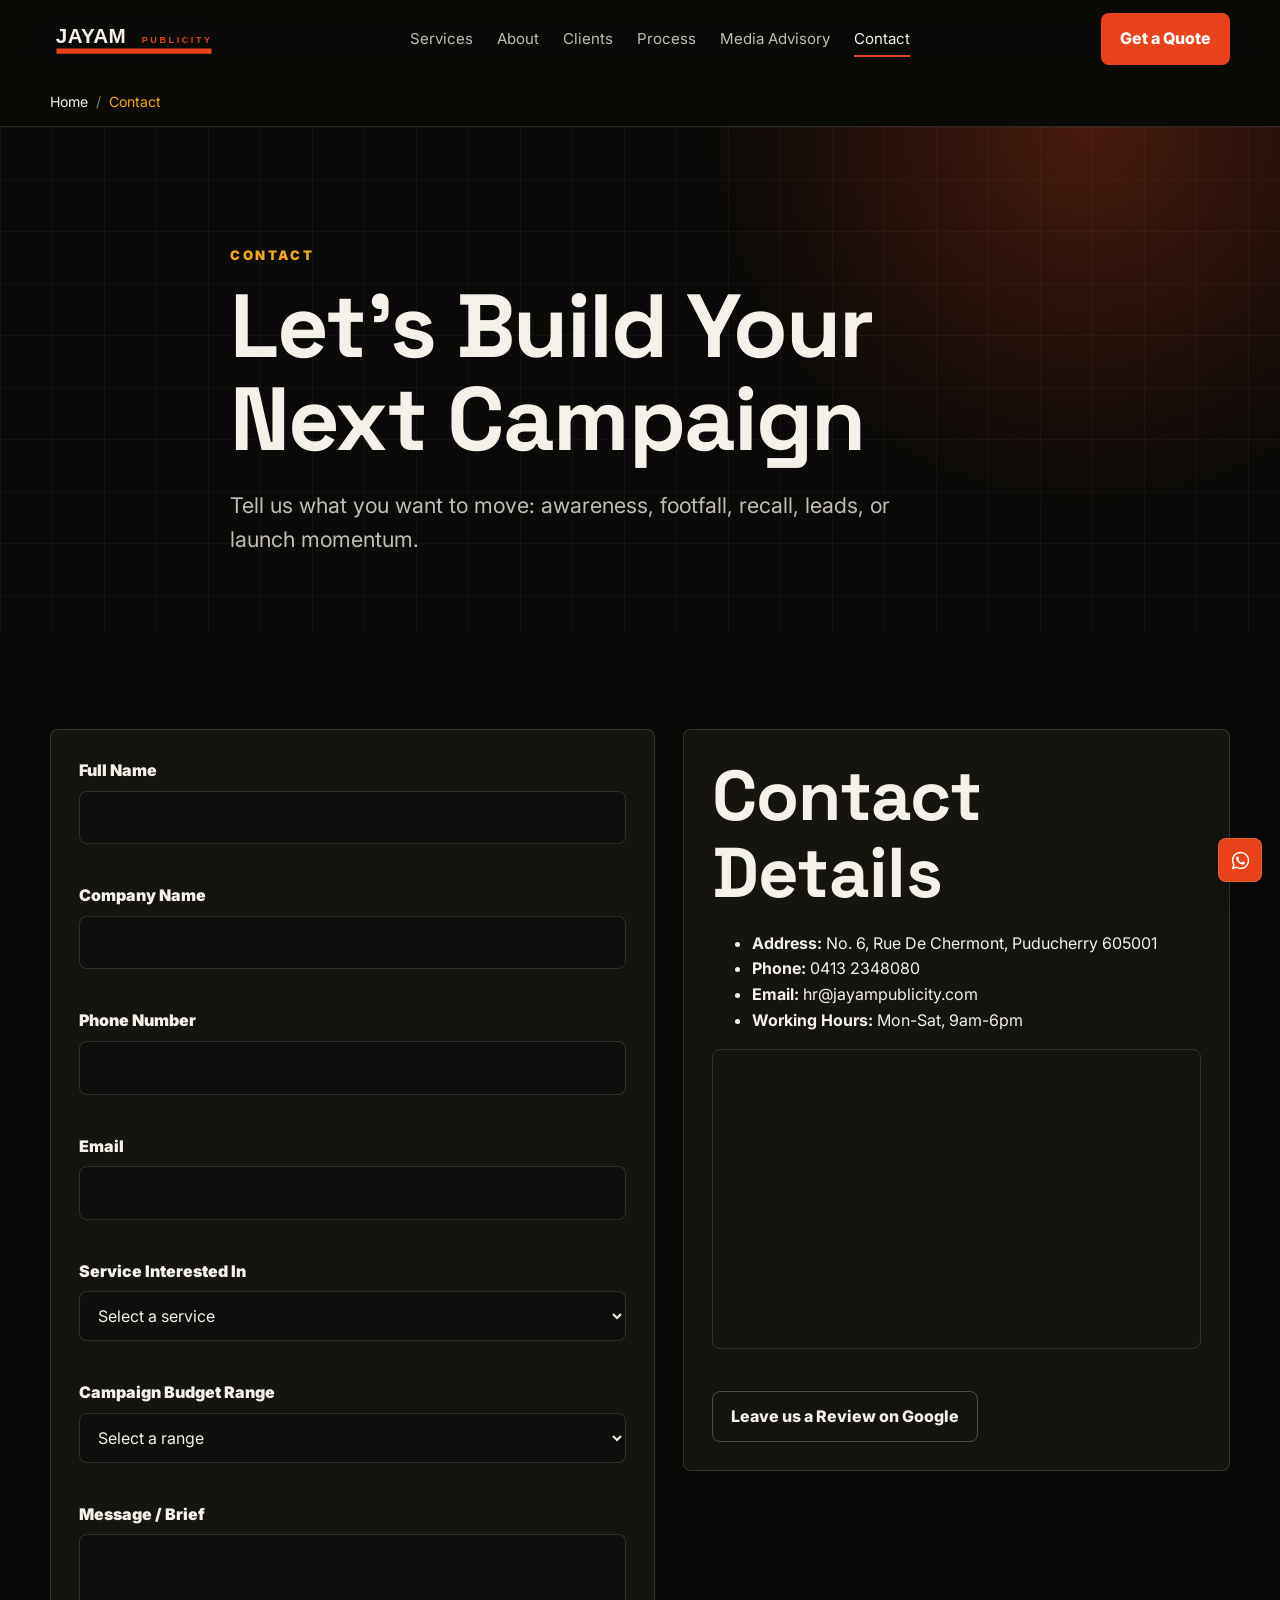
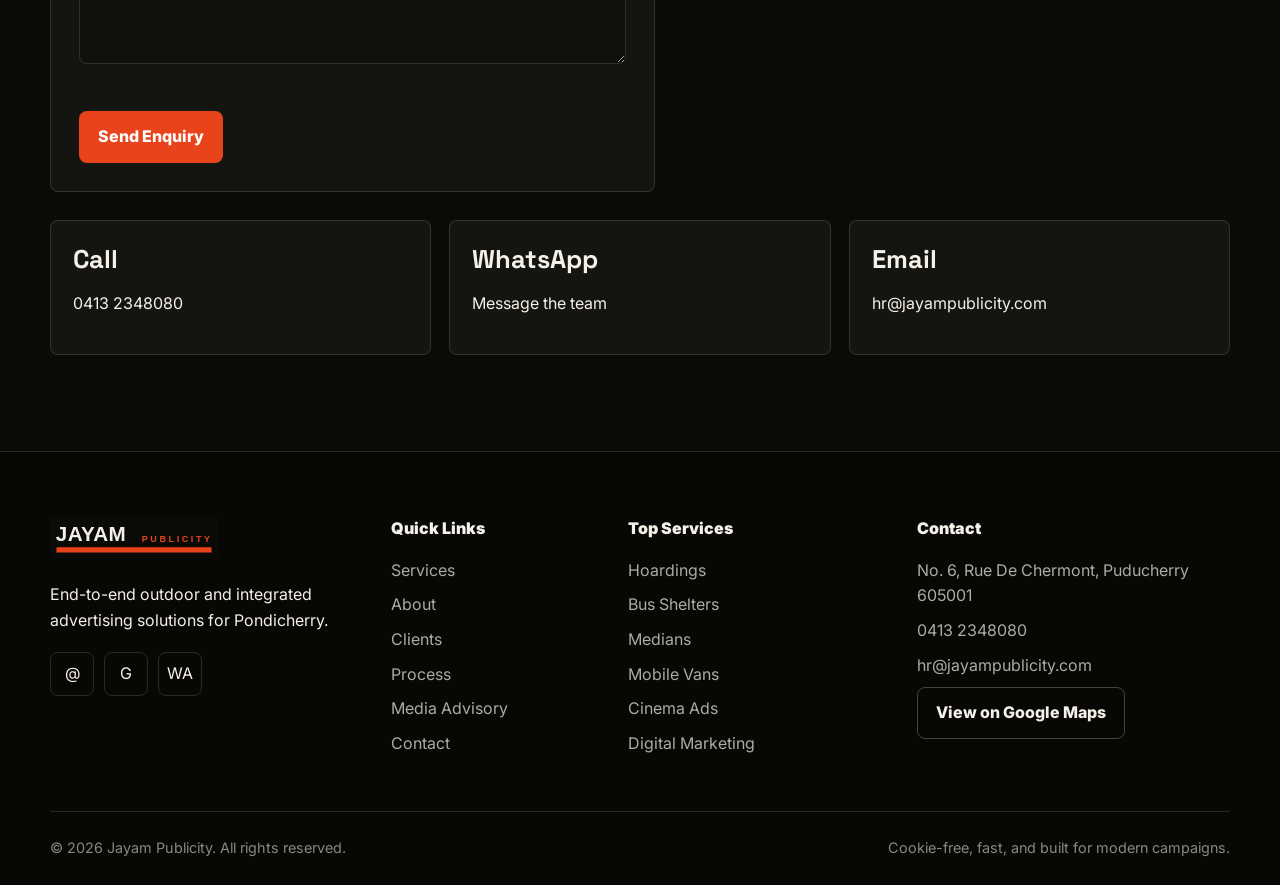
<file: contact.html>
<!doctype html>
<html lang="en">

<head>
  <meta charset="utf-8">
  <meta name="viewport" content="width=device-width, initial-scale=1">
  <meta name="theme-color" content="#0a0a08">
  <meta property="og:type" content="website">
  <meta property="og:site_name" content="Jayam Publicity">
  <meta name="twitter:card" content="summary_large_image">
  <meta name="twitter:image" content="https://jayampublicity.com/og-cover.jpg">
  <link rel="icon" type="image/png" sizes="16x16" href="assets/icons/favicon-16.png">
  <link rel="icon" type="image/png" sizes="32x32" href="assets/icons/favicon-32.png">
  <link rel="apple-touch-icon" sizes="180x180" href="assets/icons/apple-touch-icon.png">
  <link rel="manifest" href="site.webmanifest">
  <noscript>
    <style>
      #preloader {
        display: none
      }

      .reveal {
        opacity: 1;
        transform: none
      }

      body {
        overflow: auto
      }
    </style>
  </noscript>
  <title>Contact | Jayam Publicity</title>
  <meta name="description"
    content="Contact Jayam Publicity in Pondicherry for outdoor advertising, hoardings, transit media, print, cinema, digital marketing, and media advisory enquiries.">
  <meta property="og:title" content="Contact Jayam Publicity">
  <meta name="twitter:title" content="Contact Jayam Publicity">
  <meta property="og:description" content="Let's build your next campaign in Pondicherry.">
  <meta name="twitter:description" content="Let's build your next campaign in Pondicherry.">
  <meta property="og:image" content="https://jayampublicity.com/og-cover.jpg">
  <meta property="og:url" content="https://jayampublicity.com/contact.html">
  <link rel="canonical" href="https://jayampublicity.com/contact.html">
  <link rel="preconnect" href="https://fonts.googleapis.com">
  <link rel="preconnect" href="https://fonts.gstatic.com" crossorigin>
  <link
    href="https://fonts.googleapis.com/css2?family=Space+Grotesk:wght@700;800&family=Inter:wght@400;500;700&display=swap"
    rel="stylesheet">
  <link rel="stylesheet" href="styles.css">
  <script type="application/ld+json">
{
  "@context": "https://schema.org",
  "@type": "BreadcrumbList",
  "itemListElement": [
    {
      "@type": "ListItem",
      "position": 1,
      "name": "Home",
      "item": "https://jayampublicity.com/"
    },
    {
      "@type": "ListItem",
      "position": 2,
      "name": "Contact",
      "item": "https://jayampublicity.com/contact.html"
    }
  ]
}
  </script>
</head>

<body>
  <header class="site-header">
    <nav class="nav"><a class="brand" href="index.html"><img class="brand-logo" src="assets/logo.svg"
          alt="Jayam Publicity"></a>
      <div class="nav-links"><a data-nav href="services.html">Services</a><a data-nav href="about.html">About</a><a
          data-nav href="clients.html">Clients</a><a data-nav href="process.html">Process</a><a data-nav
          href="media-advisory.html">Media Advisory</a><a data-nav href="contact.html">Contact</a></div>
      <div class="nav-actions"><a class="btn btn-red" href="contact.html">Get a Quote</a><button class="menu-toggle"
          type="button" aria-label="Open menu" aria-expanded="false"><span></span><span></span><span></span></button>
      </div>
    </nav>
  </header>
  <nav class="breadcrumb" aria-label="Breadcrumb">
    <div class="container"><a href="index.html">Home</a><span>/</span><span>Contact</span></div>
  </nav>
  <main>
    <section class="page-hero">
      <div class="container narrow reveal">
        <p class="eyebrow">Contact</p>
        <h1>Let's Build Your Next Campaign</h1>
        <p class="lead">Tell us what you want to move: awareness, footfall, recall, leads, or launch momentum.</p>
      </div>
    </section>
    <section class="section">
      <div class="container contact-layout">
        <form class="form-card reveal" data-contact-form action="send-enquiry.php" method="post" novalidate>
          <div class="field"><label for="name">Full Name</label><input id="name" name="name" autocomplete="name"
              required>
            <div class="error" data-error-for="name"></div>
          </div>
          <div class="field"><label for="company">Company Name</label><input id="company" name="company"
              autocomplete="organization" required>
            <div class="error" data-error-for="company"></div>
          </div>
          <div class="field"><label for="phone">Phone Number</label><input id="phone" type="tel" name="phone"
              autocomplete="tel" inputmode="numeric" pattern="[6-9][0-9]{9}" required>
            <div class="error" data-error-for="phone"></div>
          </div>
          <div class="field"><label for="email">Email</label><input id="email" type="email" name="email"
              autocomplete="email" required>
            <div class="error" data-error-for="email"></div>
          </div>
          <div class="field"><label for="service">Service Interested In</label><select id="service" name="service"
              required>
              <option value="">Select a service</option>
              <option>Hoardings</option>
              <option>Medians</option>
              <option>Bus Shelters</option>
              <option>Bus Panels</option>
              <option>E-Rickshaw Branding</option>
              <option>Mobile Vans</option>
              <option>Mobile Billboards & Balloons</option>
              <option>Barricades</option>
              <option>Print Media</option>
              <option>Cinema Ads</option>
              <option>In-Shop & Out-Shop Branding</option>
              <option>Corporate & Gift Solutions</option>
              <option>Digital Marketing</option>
            </select>
            <div class="error" data-error-for="service"></div>
          </div>
          <div class="field"><label for="budget">Campaign Budget Range</label><select id="budget" name="budget"
              required>
              <option value="">Select a range</option>
              <option>Under Rs. 50,000</option>
              <option>Rs. 50,000 - Rs. 1,00,000</option>
              <option>Rs. 1,00,000 - Rs. 3,00,000</option>
              <option>Rs. 3,00,000+</option>
            </select>
            <div class="error" data-error-for="budget"></div>
          </div>
          <div class="field"><label for="message">Message / Brief</label><textarea id="message" name="message"
              required></textarea>
            <div class="error" data-error-for="message"></div>
          </div>
          <button class="btn btn-red" type="submit">Send Enquiry</button>
          <p class="form-status" data-form-status aria-live="polite"></p>
        </form>
        <aside class="info-card reveal">
          <h2>Contact Details</h2>
          <ul>
            <li><strong>Address:</strong> No. 6, Rue De Chermont, Puducherry 605001</li>
            <li><strong>Phone:</strong> <a href="tel:04132348080">0413 2348080</a></li>
            <li><strong>Email:</strong> <a href="mailto:hr@jayampublicity.com">hr@jayampublicity.com</a></li>
            <li><strong>Working Hours:</strong> Mon-Sat, 9am-6pm</li>
          </ul><iframe class="map-frame" title="Jayam Publicity map" loading="lazy"
            referrerpolicy="no-referrer-when-downgrade"
            src="https://maps.google.com/maps?q=Jayam%20Publicity%2C%20No.%206%2C%20Rue%20De%20Chermont%2C%20Puducherry%20605001&output=embed"></iframe>
          <div class="hero-actions"><a class="btn btn-outline" href="https://share.google/vFJjMuUkjEhcriZox"
              target="_blank" rel="noopener noreferrer">Leave us a Review on Google</a></div>
        </aside>
      </div>
      <div class="container grid grid-3 quick-cards">
        <article class="contact-card reveal">
          <h3>Call</h3>
          <p><a href="tel:04132348080">0413 2348080</a></p>
        </article>
        <article class="contact-card reveal">
          <h3>WhatsApp</h3>
          <p><a href="https://wa.me/919791938052" target="_blank" rel="noopener noreferrer">Message the team</a></p>
        </article>
        <article class="contact-card reveal">
          <h3>Email</h3>
          <p><a href="mailto:hr@jayampublicity.com">hr@jayampublicity.com</a></p>
        </article>
      </div>
    </section>
  </main>
  <footer class="site-footer">
    <div class="container footer-grid">
      <div><a class="brand" href="index.html"><img class="brand-logo" src="assets/logo.svg" alt="Jayam Publicity"></a>
        <p>End-to-end outdoor and integrated advertising solutions for Pondicherry.</p>
        <div class="socials"><a href="mailto:hr@jayampublicity.com" aria-label="Email Jayam Publicity">@</a><a
            href="https://share.google/vFJjMuUkjEhcriZox" target="_blank" rel="noopener noreferrer"
            aria-label="Google Business Profile">G</a><a href="https://wa.me/919791938052" target="_blank"
            rel="noopener noreferrer" aria-label="WhatsApp Jayam Publicity">WA</a></div>
      </div>
      <div>
        <p class="footer-title">Quick Links</p>
        <ul>
          <li><a href="services.html">Services</a></li>
          <li><a href="about.html">About</a></li>
          <li><a href="clients.html">Clients</a></li>
          <li><a href="process.html">Process</a></li>
          <li><a href="media-advisory.html">Media Advisory</a></li>
          <li><a href="contact.html">Contact</a></li>
        </ul>
      </div>
      <div>
        <p class="footer-title">Top Services</p>
        <ul>
          <li>Hoardings</li>
          <li>Bus Shelters</li>
          <li>Medians</li>
          <li>Mobile Vans</li>
          <li>Cinema Ads</li>
          <li>Digital Marketing</li>
        </ul>
      </div>
      <div>
        <p class="footer-title">Contact</p>
        <ul>
          <li>No. 6, Rue De Chermont, Puducherry 605001</li>
          <li><a href="tel:04132348080">0413 2348080</a></li>
          <li><a href="mailto:hr@jayampublicity.com">hr@jayampublicity.com</a></li>
        </ul><a class="btn btn-outline" href="https://share.google/vFJjMuUkjEhcriZox" target="_blank"
          rel="noopener noreferrer">View on Google Maps</a>
      </div>
    </div>
    <div class="container footer-bottom"><span>&copy; <span data-current-year>2025</span> Jayam Publicity. All rights
        reserved.</span><span>Cookie-free, fast, and built for modern campaigns.</span></div>
  </footer>
  <a class="whatsapp-float" href="https://wa.me/919791938052" target="_blank" rel="noopener noreferrer"
    aria-label="WhatsApp Jayam Publicity"><svg viewBox="0 0 24 24" aria-hidden="true">
      <path
        d="M19.05 4.91A9.82 9.82 0 0 0 12.04 2C6.58 2 2.13 6.45 2.13 11.91c0 1.75.46 3.45 1.32 4.95L2.05 22l5.25-1.38a9.9 9.9 0 0 0 4.74 1.21h.01c5.46 0 9.91-4.45 9.91-9.91a9.86 9.86 0 0 0-2.91-7.01ZM12.05 20.15h-.01a8.22 8.22 0 0 1-4.19-1.15l-.3-.18-3.12.82.83-3.04-.2-.31a8.22 8.22 0 0 1-1.26-4.38c0-4.55 3.7-8.25 8.25-8.25a8.2 8.2 0 0 1 5.83 2.42 8.19 8.19 0 0 1 2.42 5.84c0 4.54-3.7 8.23-8.25 8.23Zm4.52-6.16c-.25-.12-1.47-.73-1.7-.81-.23-.08-.39-.12-.56.12-.16.25-.64.81-.78.97-.14.17-.29.19-.54.06-.25-.12-1.04-.38-1.98-1.22-.73-.65-1.22-1.45-1.36-1.7-.14-.25-.02-.38.11-.5.11-.11.25-.29.37-.43.12-.14.17-.25.25-.42.08-.17.04-.31-.02-.43-.06-.12-.56-1.35-.77-1.85-.2-.49-.41-.42-.56-.43h-.48c-.17 0-.43.06-.66.31-.23.25-.87.85-.87 2.07s.89 2.4 1.01 2.57c.12.17 1.75 2.67 4.24 3.74.59.26 1.05.41 1.41.52.59.19 1.13.16 1.56.1.48-.07 1.47-.6 1.68-1.18.21-.58.21-1.08.15-1.18-.06-.1-.23-.16-.48-.29Z" />
    </svg></a><button class="back-top" type="button" aria-label="Back to top"><svg viewBox="0 0 24 24"
      aria-hidden="true">
      <path d="M12 4 4.5 11.5l1.4 1.4L11 7.83V20h2V7.83l5.1 5.07 1.4-1.4L12 4Z" />
    </svg></button>
  <script src="script.js"></script>
</body>

</html>
</file>
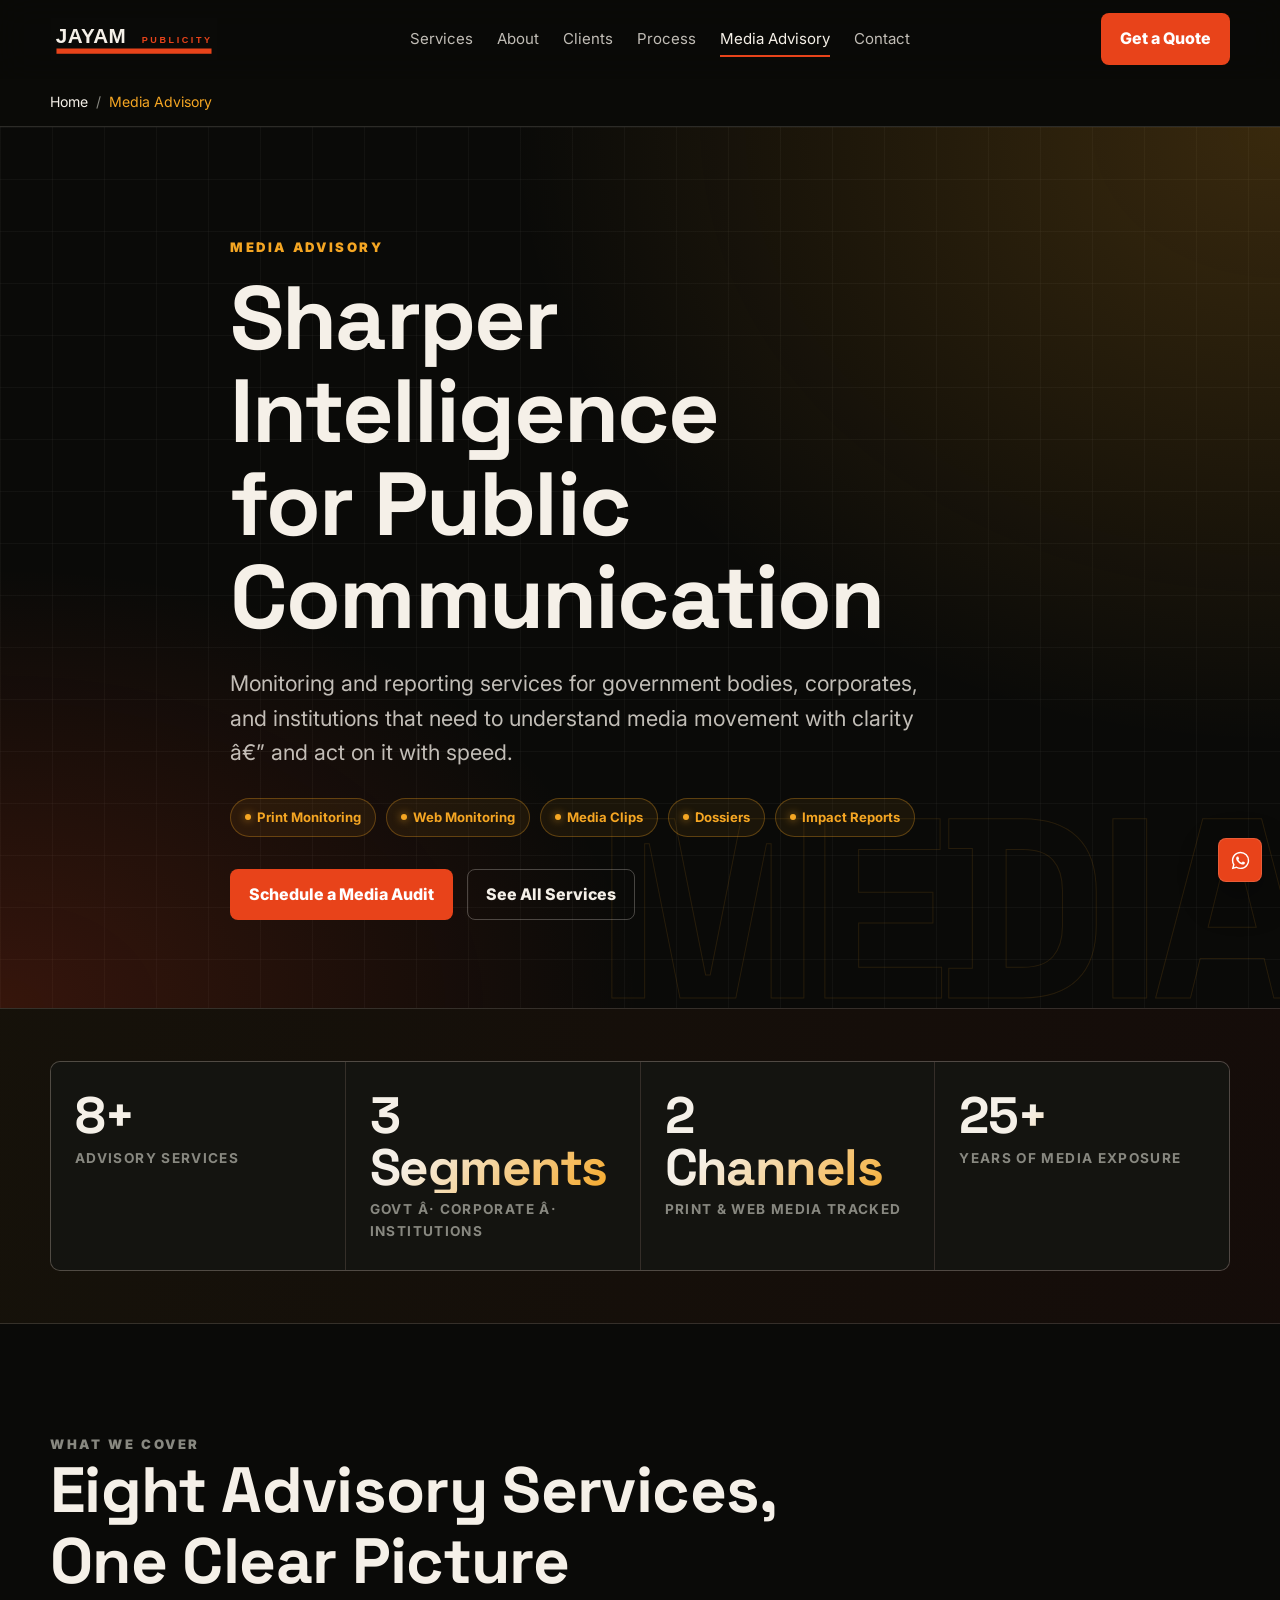
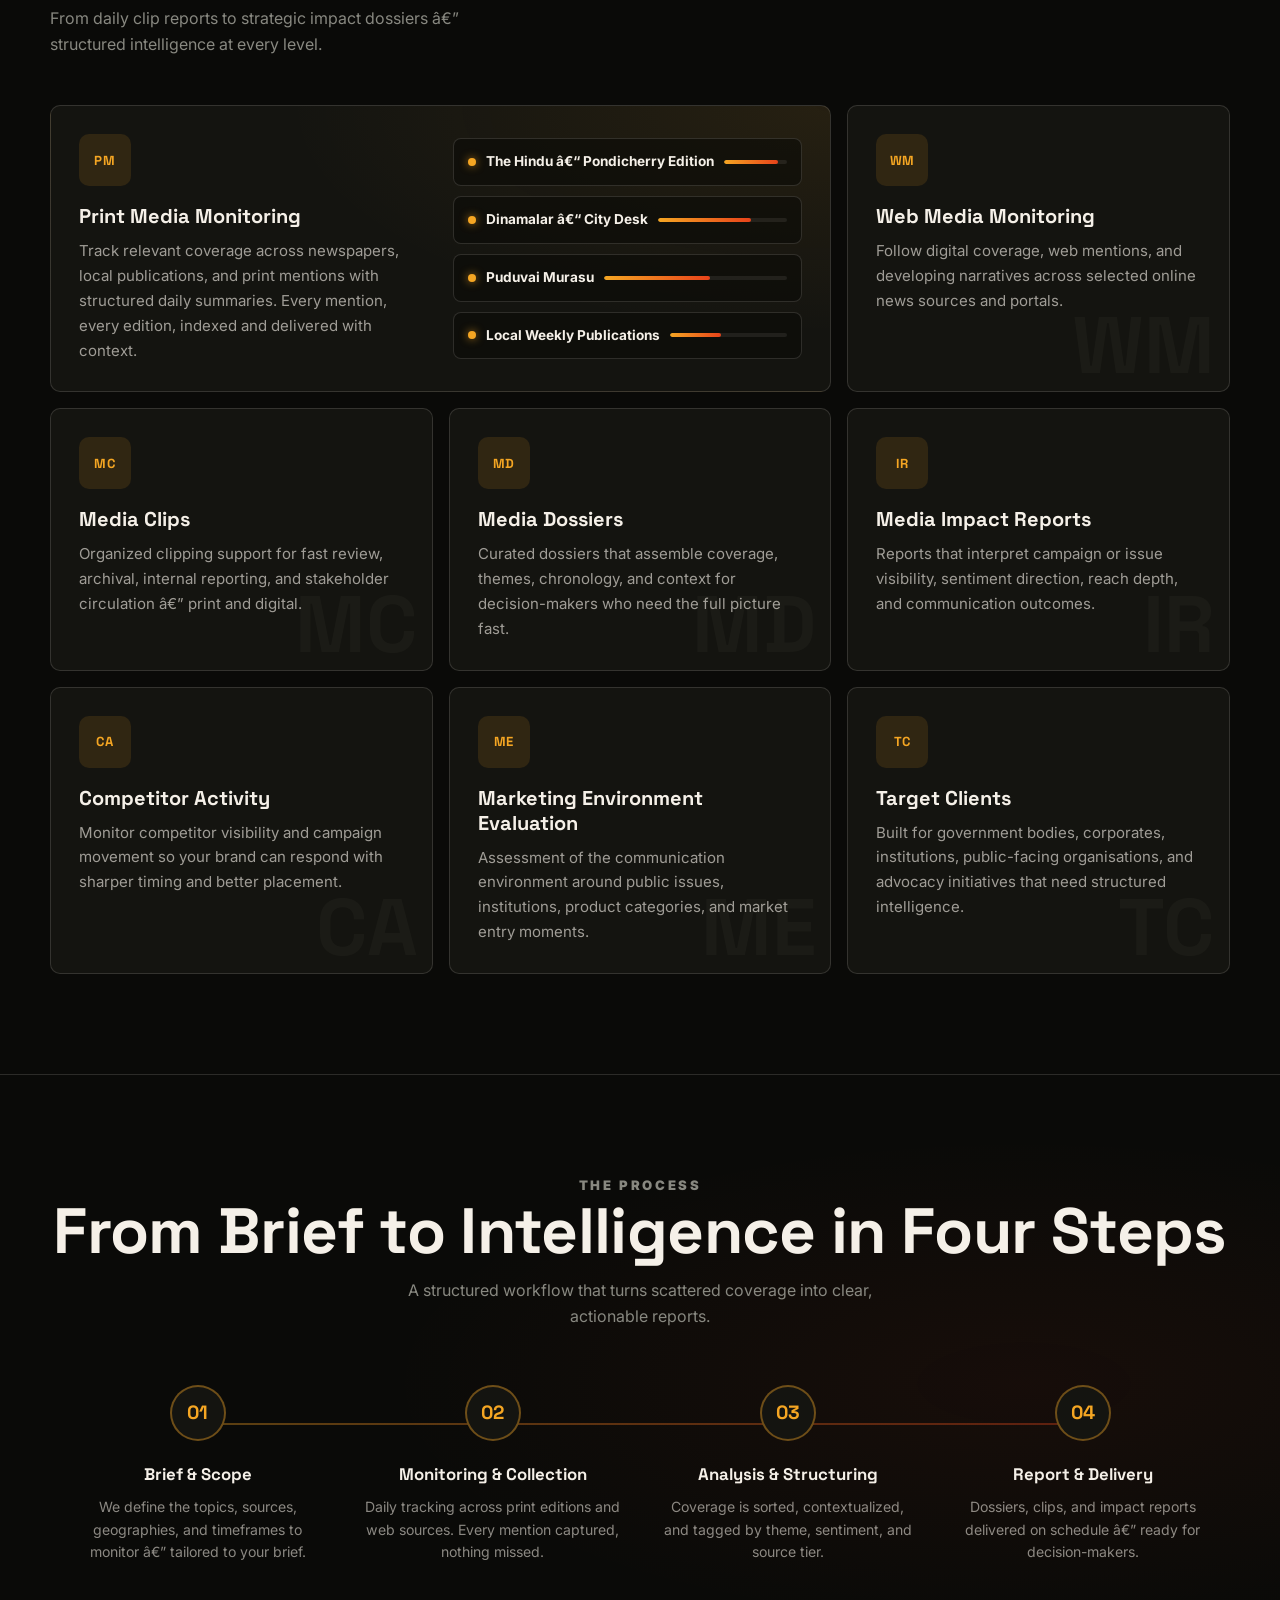
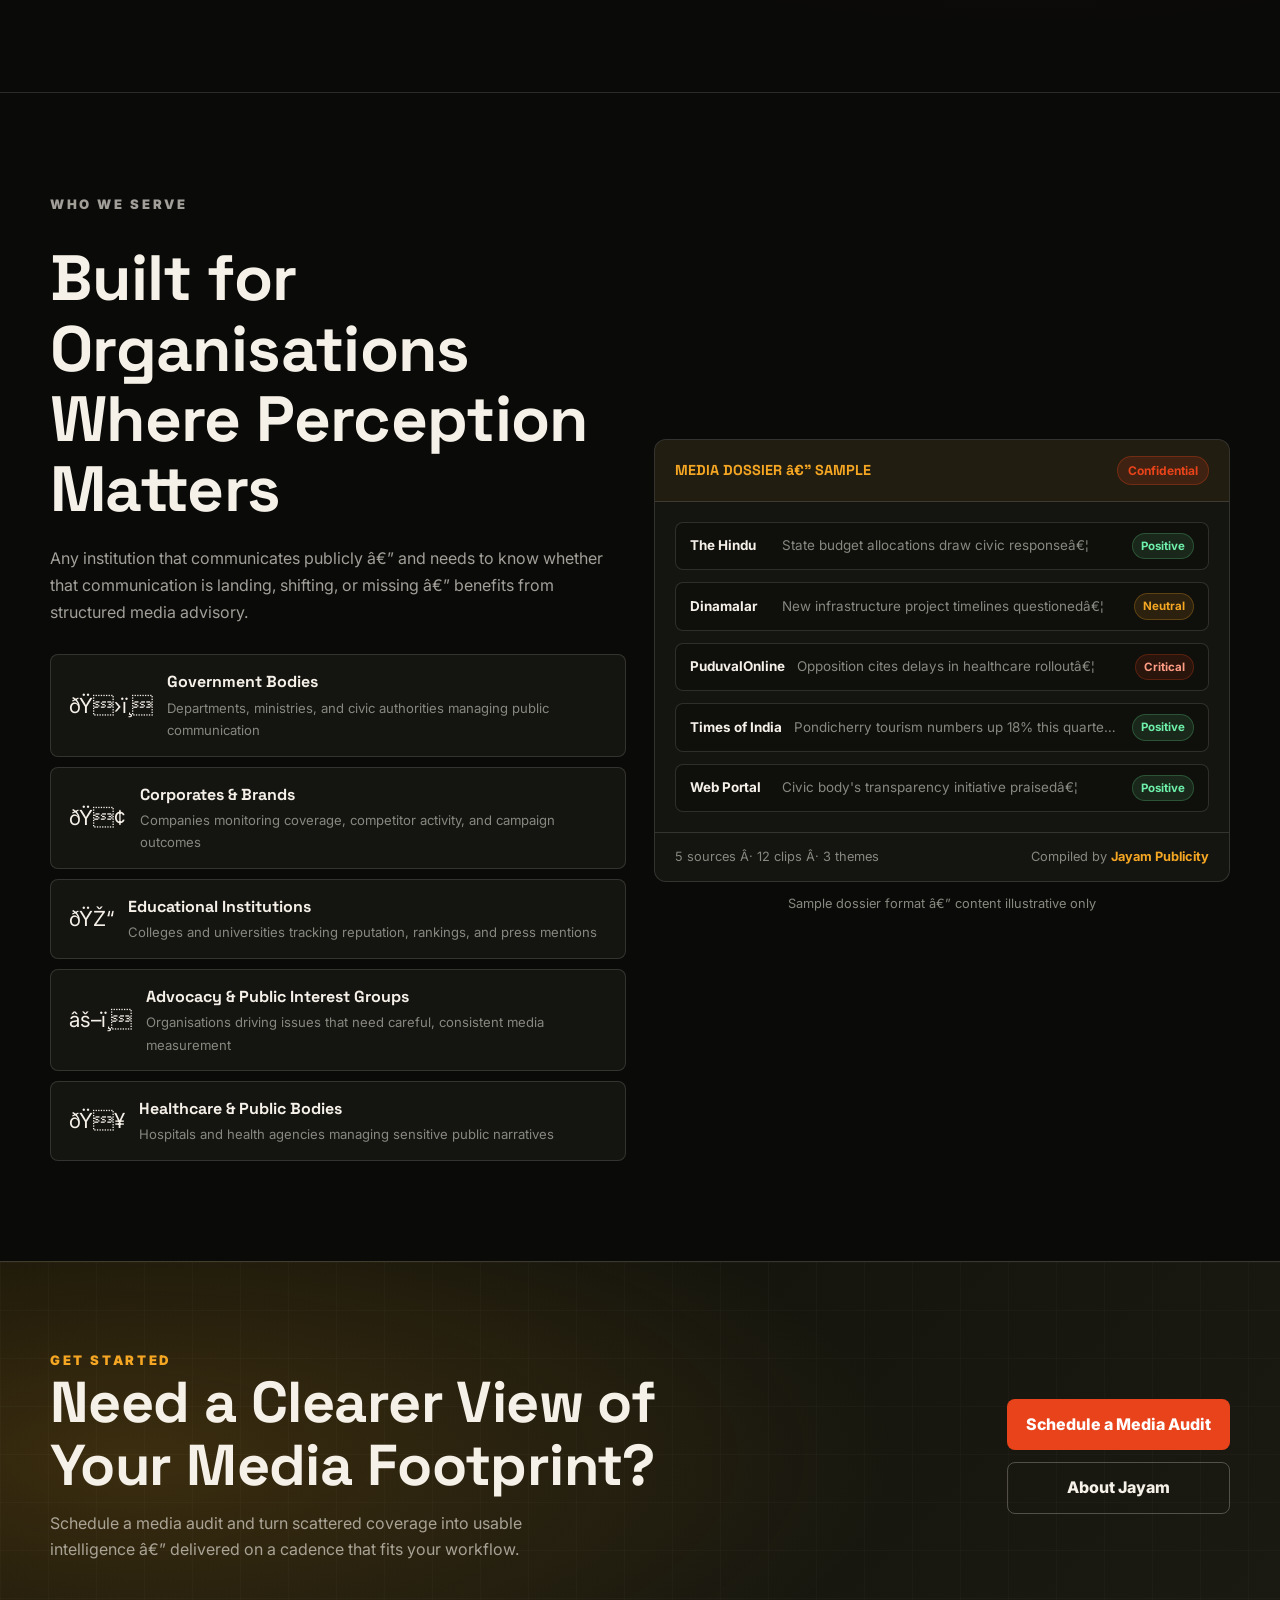
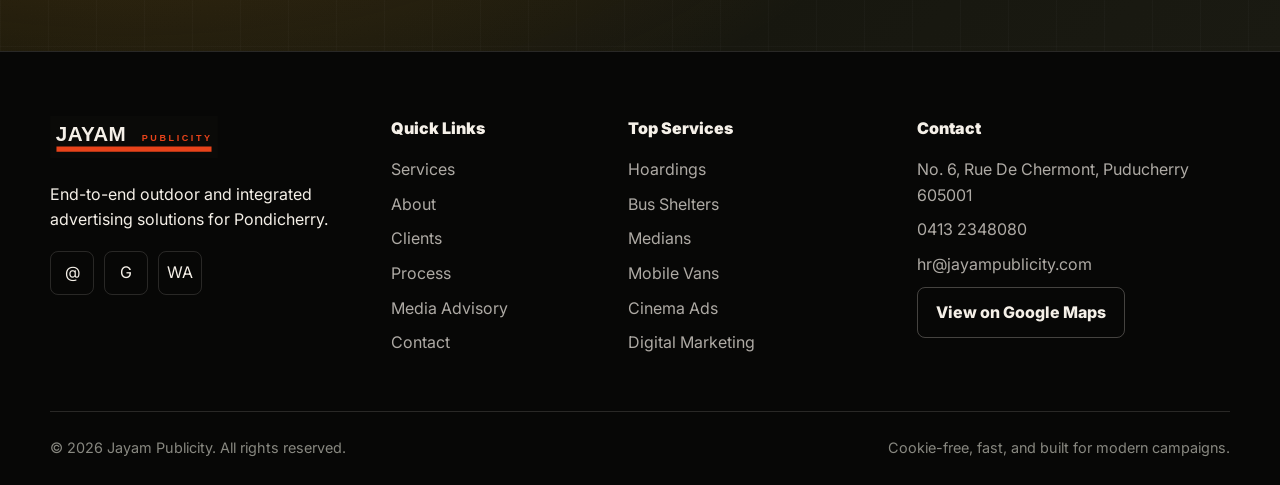
<file: media-advisory.html>
﻿<!doctype html>
<html lang="en">

<head>
  <meta charset="utf-8">
  <meta name="viewport" content="width=device-width, initial-scale=1">
  <meta name="theme-color" content="#0a0a08">
  <meta property="og:type" content="website">
  <meta property="og:site_name" content="Jayam Publicity">
  <meta name="twitter:card" content="summary_large_image">
  <meta name="twitter:image" content="https://jayampublicity.com/og-cover.jpg">
  <link rel="icon" type="image/png" sizes="16x16" href="assets/icons/favicon-16.png">
  <link rel="icon" type="image/png" sizes="32x32" href="assets/icons/favicon-32.png">
  <link rel="apple-touch-icon" sizes="180x180" href="assets/icons/apple-touch-icon.png">
  <link rel="manifest" href="site.webmanifest">
  <noscript>
    <style>
      #preloader {
        display: none
      }

      .reveal {
        opacity: 1;
        transform: none
      }

      body {
        overflow: auto
      }
    </style>
  </noscript>
  <title>Media Advisory | Jayam Publicity</title>
  <meta name="description"
    content="Jayam Publicity offers media advisory services including print monitoring, web monitoring, media clips, dossiers, and impact reports.">
  <meta property="og:title" content="Jayam Publicity Media Advisory">
  <meta name="twitter:title" content="Jayam Publicity Media Advisory">
  <meta property="og:description"
    content="Monitoring, dossiers, clips, and impact reports for institutions, corporates, and government bodies.">
  <meta name="twitter:description"
    content="Monitoring, dossiers, clips, and impact reports for institutions, corporates, and government bodies.">
  <meta property="og:image" content="https://jayampublicity.com/og-cover.jpg">
  <meta property="og:url" content="https://jayampublicity.com/media-advisory.html">
  <link rel="canonical" href="https://jayampublicity.com/media-advisory.html">
  <link rel="preconnect" href="https://fonts.googleapis.com">
  <link rel="preconnect" href="https://fonts.gstatic.com" crossorigin>
  <link
    href="https://fonts.googleapis.com/css2?family=Space+Grotesk:wght@700;800&family=Inter:wght@400;500;700&display=swap"
    rel="stylesheet">
  <link rel="stylesheet" href="styles.css">

  <!-- â•â•â•â•â•â•â•â•â•â•â•â•â•â•â•â•â•â•â•â•â•â•â•â•â•â•â•â•â•â•â•â•â•â•â•â•â•â•â•â•â•â•â•â•â•â•â•â•â•â•â•â•â•â•â•â•â•â•â•
       MEDIA ADVISORY PAGE â€“ SCOPED ENHANCEMENT STYLES
       All selectors are prefixed with .ma-page or use IDs
       to guarantee zero bleed to other pages.
  â•â•â•â•â•â•â•â•â•â•â•â•â•â•â•â•â•â•â•â•â•â•â•â•â•â•â•â•â•â•â•â•â•â•â•â•â•â•â•â•â•â•â•â•â•â•â•â•â•â•â•â•â•â•â•â•â•â•â• -->
  <style>
    /* â”€â”€ Hero â”€â”€â”€â”€â”€â”€â”€â”€â”€â”€â”€â”€â”€â”€â”€â”€â”€â”€â”€â”€â”€â”€â”€â”€â”€â”€â”€â”€â”€â”€â”€â”€â”€â”€â”€â”€â”€â”€â”€â”€â”€â”€â”€â”€â”€â”€â”€â”€â”€â”€â”€â”€ */
    .ma-page .page-hero {
      padding: 110px 0 88px;
      background:
        radial-gradient(ellipse 60% 70% at 100% 0%, rgba(245, 166, 35, 0.2), transparent),
        radial-gradient(ellipse 50% 50% at 0% 100%, rgba(232, 67, 26, 0.2), transparent),
        linear-gradient(rgba(245, 240, 232, 0.035) 1px, transparent 1px),
        linear-gradient(90deg, rgba(245, 240, 232, 0.035) 1px, transparent 1px),
        var(--bg);
      background-size: auto, auto, 52px 52px, 52px 52px;
      position: relative;
      overflow: hidden;
    }

    /* Decorative ghost word */
    .ma-hero-ghost {
      position: absolute;
      right: -20px;
      bottom: -30px;
      font-family: var(--font-head);
      font-size: clamp(6rem, 20vw, 20rem);
      font-weight: 800;
      line-height: 1;
      letter-spacing: -0.05em;
      color: transparent;
      -webkit-text-stroke: 1px rgba(245, 166, 35, 0.12);
      pointer-events: none;
      user-select: none;
      white-space: nowrap;
    }

    .ma-page .page-hero .container {
      position: relative;
      z-index: 1;
    }

    /* hero pill badges */
    .ma-hero-pills {
      display: flex;
      flex-wrap: wrap;
      gap: 10px;
      margin-top: 28px;
    }

    .ma-pill {
      display: inline-flex;
      align-items: center;
      gap: 6px;
      padding: 8px 14px;
      border: 1px solid rgba(245, 166, 35, 0.3);
      border-radius: 999px;
      background: rgba(245, 166, 35, 0.07);
      color: var(--amber);
      font-size: 0.82rem;
      font-weight: 700;
    }

    .ma-pill::before {
      content: "";
      display: block;
      width: 6px;
      height: 6px;
      border-radius: 50%;
      background: var(--amber);
      box-shadow: 0 0 8px rgba(245, 166, 35, 0.8);
      animation: ma-pulse 1.8s ease-in-out infinite;
    }

    @keyframes ma-pulse {

      0%,
      100% {
        opacity: 1;
        transform: scale(1);
      }

      50% {
        opacity: 0.4;
        transform: scale(0.7);
      }
    }

    /* â”€â”€ Intelligence strip â”€â”€â”€â”€â”€â”€â”€â”€â”€â”€â”€â”€â”€â”€â”€â”€â”€â”€â”€â”€â”€â”€â”€â”€â”€â”€â”€â”€â”€â”€â”€â”€â”€â”€â”€â”€â”€â”€â”€â”€ */
    #ma-stats {
      padding: 52px 0;
      border-block: 1px solid var(--line);
      background: linear-gradient(90deg, rgba(245, 166, 35, 0.05), rgba(232, 67, 26, 0.05));
    }

    .ma-stats-grid {
      display: grid;
      grid-template-columns: repeat(4, 1fr);
      gap: 1px;
      background: var(--line);
      border: 1px solid var(--line);
      border-radius: 10px;
      overflow: hidden;
    }

    .ma-stat {
      padding: 28px 24px;
      background: var(--card);
      transition: background 0.25s ease;
      position: relative;
      overflow: hidden;
    }

    .ma-stat::after {
      content: "";
      position: absolute;
      top: 0;
      left: 0;
      right: 0;
      height: 3px;
      background: linear-gradient(90deg, var(--amber), var(--red));
      transform: scaleX(0);
      transform-origin: left;
      transition: transform 0.3s ease;
    }

    .ma-stat:hover::after {
      transform: scaleX(1);
    }

    .ma-stat:hover {
      background: #1a1a14;
    }

    .ma-stat-num {
      display: block;
      font-family: var(--font-head);
      font-size: clamp(2.4rem, 4vw, 4rem);
      font-weight: 800;
      line-height: 1;
      letter-spacing: -0.03em;
      background: linear-gradient(135deg, var(--cream) 30%, var(--amber));
      -webkit-background-clip: text;
      -webkit-text-fill-color: transparent;
      background-clip: text;
    }

    .ma-stat-label {
      display: block;
      margin-top: 6px;
      color: var(--muted);
      font-size: 0.85rem;
      font-weight: 700;
      text-transform: uppercase;
      letter-spacing: 0.1em;
    }

    /* â”€â”€ Services grid (enhanced) â”€â”€â”€â”€â”€â”€â”€â”€â”€â”€â”€â”€â”€â”€â”€â”€â”€â”€â”€â”€â”€â”€â”€â”€â”€â”€â”€â”€â”€â”€â”€â”€ */
    #ma-services {
      padding: 100px 0;
    }

    .ma-section-head {
      display: grid;
      grid-template-columns: 1fr auto;
      align-items: end;
      gap: 24px;
      margin-bottom: 48px;
    }

    .ma-section-head h2 {
      font-size: clamp(2.2rem, 5vw, 4.2rem);
      margin: 0;
    }

    .ma-section-head p {
      color: var(--muted);
      max-width: 420px;
      margin: 10px 0 0;
    }

    .ma-services-grid {
      display: grid;
      grid-template-columns: repeat(3, 1fr);
      gap: 16px;
    }

    /* featured card â€” spans 2 cols */
    .ma-card {
      padding: 28px;
      border: 1px solid var(--line);
      border-radius: 10px;
      background: var(--card);
      position: relative;
      overflow: hidden;
      transition: border-color 0.25s ease, transform 0.25s ease;
    }

    .ma-card:hover {
      border-color: rgba(245, 166, 35, 0.4);
      transform: translateY(-3px);
    }

    .ma-card::before {
      content: "";
      position: absolute;
      top: 0;
      left: 0;
      right: 0;
      height: 3px;
      background: linear-gradient(90deg, var(--amber), var(--red));
      transform: scaleX(0);
      transform-origin: left;
      transition: transform 0.3s ease;
    }

    .ma-card:hover::before {
      transform: scaleX(1);
    }

    .ma-card.featured {
      grid-column: span 2;
      display: grid;
      grid-template-columns: 1fr 1fr;
      gap: 24px;
      align-items: center;
      background:
        radial-gradient(ellipse 70% 80% at 100% 0%, rgba(245, 166, 35, 0.08), transparent),
        var(--card);
    }

    .ma-card-badge {
      display: inline-grid;
      place-items: center;
      width: 52px;
      height: 52px;
      border-radius: 10px;
      background: rgba(245, 166, 35, 0.12);
      color: var(--amber);
      font-family: var(--font-head);
      font-size: 0.82rem;
      font-weight: 800;
      letter-spacing: 0.05em;
      margin-bottom: 18px;
    }

    .ma-card h3 {
      margin: 0 0 10px;
      font-size: 1.25rem;
    }

    .ma-card p {
      margin: 0;
      color: rgba(245, 240, 232, 0.62);
      line-height: 1.65;
      font-size: 0.94rem;
    }

    /* ghost number */
    .ma-card-ghost {
      position: absolute;
      right: 14px;
      bottom: 6px;
      font-family: var(--font-head);
      font-size: 5rem;
      font-weight: 800;
      color: rgba(245, 240, 232, 0.03);
      line-height: 1;
      pointer-events: none;
    }

    /* featured right visual */
    .ma-featured-visual {
      display: grid;
      gap: 10px;
    }

    .ma-fv-row {
      display: flex;
      align-items: center;
      gap: 10px;
      padding: 12px 14px;
      border: 1px solid var(--line);
      border-radius: 8px;
      background: rgba(10, 10, 8, 0.6);
      font-size: 0.85rem;
      font-weight: 700;
      color: var(--cream);
    }

    .ma-fv-dot {
      width: 8px;
      height: 8px;
      border-radius: 50%;
      background: var(--amber);
      box-shadow: 0 0 8px rgba(245, 166, 35, 0.7);
      flex-shrink: 0;
    }

    .ma-fv-bar {
      flex: 1;
      height: 4px;
      border-radius: 2px;
      background: rgba(245, 240, 232, 0.08);
      overflow: hidden;
    }

    .ma-fv-bar-fill {
      height: 100%;
      border-radius: 2px;
      background: linear-gradient(90deg, var(--amber), var(--red));
    }

    /* â”€â”€ How it works â”€â”€â”€â”€â”€â”€â”€â”€â”€â”€â”€â”€â”€â”€â”€â”€â”€â”€â”€â”€â”€â”€â”€â”€â”€â”€â”€â”€â”€â”€â”€â”€â”€â”€â”€â”€â”€â”€â”€â”€â”€â”€â”€â”€ */
    #ma-process {
      padding: 100px 0;
      border-top: 1px solid var(--line);
      background:
        radial-gradient(ellipse 50% 40% at 80% 50%, rgba(232, 67, 26, 0.06), transparent),
        var(--bg);
    }

    .ma-process-head {
      text-align: center;
      margin-bottom: 56px;
    }

    .ma-process-head h2 {
      font-size: clamp(2.2rem, 5vw, 4rem);
      margin: 0 0 12px;
    }

    .ma-process-head p {
      color: var(--muted);
      max-width: 480px;
      margin: 0 auto;
    }

    .ma-process-track {
      display: grid;
      grid-template-columns: repeat(4, 1fr);
      gap: 0;
      position: relative;
    }

    /* connecting line */
    .ma-process-track::before {
      content: "";
      position: absolute;
      top: 38px;
      left: calc(12.5%);
      width: calc(75%);
      height: 2px;
      background: linear-gradient(90deg, var(--amber), var(--red));
      opacity: 0.35;
      z-index: 0;
    }

    .ma-step {
      padding: 0 20px 28px;
      position: relative;
      z-index: 1;
      text-align: center;
    }

    .ma-step-circle {
      width: 56px;
      height: 56px;
      border-radius: 50%;
      border: 2px solid rgba(245, 166, 35, 0.4);
      background: var(--card);
      display: grid;
      place-items: center;
      margin: 0 auto 20px;
      font-family: var(--font-head);
      font-size: 1.2rem;
      font-weight: 800;
      color: var(--amber);
      position: relative;
      transition: background 0.25s ease, border-color 0.25s ease;
    }

    .ma-step:hover .ma-step-circle {
      background: rgba(245, 166, 35, 0.12);
      border-color: var(--amber);
    }

    .ma-step h4 {
      font-family: var(--font-head);
      font-size: 1.05rem;
      margin: 0 0 8px;
    }

    .ma-step p {
      color: rgba(245, 240, 232, 0.55);
      font-size: 0.88rem;
      line-height: 1.6;
      margin: 0;
    }

    /* â”€â”€ Who we serve â”€â”€â”€â”€â”€â”€â”€â”€â”€â”€â”€â”€â”€â”€â”€â”€â”€â”€â”€â”€â”€â”€â”€â”€â”€â”€â”€â”€â”€â”€â”€â”€â”€â”€â”€â”€â”€â”€â”€â”€â”€â”€â”€â”€ */
    #ma-clients {
      padding: 100px 0;
      border-top: 1px solid var(--line);
    }

    .ma-clients-layout {
      display: grid;
      grid-template-columns: 1fr 1fr;
      gap: 28px;
      align-items: center;
    }

    .ma-clients-left h2 {
      font-size: clamp(2.2rem, 5vw, 4rem);
      margin: 0 0 20px;
    }

    .ma-clients-left p {
      color: rgba(245, 240, 232, 0.65);
      line-height: 1.7;
      margin: 0 0 28px;
    }

    .ma-client-types {
      display: grid;
      gap: 10px;
    }

    .ma-client-row {
      display: flex;
      align-items: center;
      gap: 14px;
      padding: 14px 18px;
      border: 1px solid var(--line);
      border-radius: 8px;
      background: var(--card);
      transition: border-color 0.25s ease, transform 0.2s ease;
    }

    .ma-client-row:hover {
      border-color: rgba(245, 166, 35, 0.35);
      transform: translateX(4px);
    }

    .ma-client-icon {
      font-size: 1.3rem;
      flex-shrink: 0;
    }

    .ma-client-info h4 {
      font-family: var(--font-head);
      font-size: 1rem;
      margin: 0 0 2px;
    }

    .ma-client-info p {
      font-size: 0.82rem;
      color: var(--muted);
      margin: 0;
    }

    /* right side: sample dossier mockup */
    .ma-dossier-mock {
      border: 1px solid var(--line);
      border-radius: 12px;
      background: var(--card);
      overflow: hidden;
    }

    .ma-dossier-header {
      padding: 16px 20px;
      border-bottom: 1px solid var(--line);
      background: rgba(245, 166, 35, 0.06);
      display: flex;
      align-items: center;
      justify-content: space-between;
    }

    .ma-dossier-title {
      font-family: var(--font-head);
      font-size: 0.9rem;
      font-weight: 800;
      color: var(--amber);
    }

    .ma-dossier-badge {
      padding: 4px 10px;
      border-radius: 999px;
      background: rgba(232, 67, 26, 0.15);
      color: var(--red);
      font-size: 0.75rem;
      font-weight: 700;
      border: 1px solid rgba(232, 67, 26, 0.3);
    }

    .ma-dossier-body {
      padding: 20px;
      display: grid;
      gap: 12px;
    }

    .ma-dossier-row {
      display: flex;
      gap: 12px;
      align-items: center;
      padding: 10px 14px;
      border: 1px solid var(--line);
      border-radius: 8px;
      background: rgba(10, 10, 8, 0.5);
      font-size: 0.84rem;
    }

    .ma-dossier-source {
      font-weight: 700;
      color: var(--cream);
      min-width: 80px;
    }

    .ma-dossier-text {
      color: var(--muted);
      flex: 1;
      white-space: nowrap;
      overflow: hidden;
      text-overflow: ellipsis;
    }

    .ma-dossier-tag {
      padding: 3px 8px;
      border-radius: 999px;
      font-size: 0.72rem;
      font-weight: 700;
      flex-shrink: 0;
    }

    .tag-pos {
      background: rgba(99, 216, 135, 0.12);
      color: #6eefaa;
      border: 1px solid rgba(99, 216, 135, 0.25);
    }

    .tag-neu {
      background: rgba(245, 166, 35, 0.12);
      color: var(--amber);
      border: 1px solid rgba(245, 166, 35, 0.25);
    }

    .tag-neg {
      background: rgba(232, 67, 26, 0.12);
      color: #ff9d85;
      border: 1px solid rgba(232, 67, 26, 0.25);
    }

    .ma-dossier-footer {
      padding: 14px 20px;
      border-top: 1px solid var(--line);
      display: flex;
      justify-content: space-between;
      align-items: center;
      font-size: 0.8rem;
      color: var(--muted);
    }

    .ma-dossier-footer strong {
      color: var(--amber);
      font-weight: 700;
    }

    /* â”€â”€ CTA â”€â”€â”€â”€â”€â”€â”€â”€â”€â”€â”€â”€â”€â”€â”€â”€â”€â”€â”€â”€â”€â”€â”€â”€â”€â”€â”€â”€â”€â”€â”€â”€â”€â”€â”€â”€â”€â”€â”€â”€â”€â”€â”€â”€â”€â”€â”€â”€â”€â”€â”€â”€â”€ */
    #ma-cta {
      padding: 88px 0;
      position: relative;
      overflow: hidden;
      background:
        radial-gradient(ellipse 60% 80% at 10% 50%, rgba(245, 166, 35, 0.18), transparent),
        linear-gradient(135deg, #111109, #1a1a12);
      border-top: 1px solid var(--line);
    }

    #ma-cta::before {
      content: "";
      position: absolute;
      inset: 0;
      background:
        linear-gradient(rgba(245, 240, 232, 0.025) 1px, transparent 1px),
        linear-gradient(90deg, rgba(245, 240, 232, 0.025) 1px, transparent 1px);
      background-size: 48px 48px;
      pointer-events: none;
    }

    #ma-cta .container {
      position: relative;
      z-index: 1;
      display: grid;
      grid-template-columns: 1fr auto;
      gap: 36px;
      align-items: center;
    }

    #ma-cta h2 {
      font-size: clamp(2rem, 4.5vw, 3.8rem);
      margin: 0 0 14px;
    }

    #ma-cta p {
      color: rgba(245, 240, 232, 0.62);
      margin: 0;
      max-width: 480px;
    }

    .ma-cta-actions {
      display: flex;
      flex-direction: column;
      gap: 12px;
      align-items: stretch;
      min-width: 200px;
    }

    /* â”€â”€ Responsive â”€â”€â”€â”€â”€â”€â”€â”€â”€â”€â”€â”€â”€â”€â”€â”€â”€â”€â”€â”€â”€â”€â”€â”€â”€â”€â”€â”€â”€â”€â”€â”€â”€â”€â”€â”€â”€â”€â”€â”€â”€â”€â”€â”€â”€â”€â”€â”€ */
    @media (max-width: 1024px) {
      .ma-stats-grid {
        grid-template-columns: repeat(2, 1fr);
      }

      .ma-services-grid {
        grid-template-columns: repeat(2, 1fr);
      }

      .ma-card.featured {
        grid-column: span 2;
      }

      .ma-process-track {
        grid-template-columns: repeat(2, 1fr);
        gap: 24px;
      }

      .ma-process-track::before {
        display: none;
      }

      .ma-clients-layout {
        grid-template-columns: 1fr;
      }

      #ma-cta .container {
        grid-template-columns: 1fr;
      }

      .ma-cta-actions {
        flex-direction: row;
      }
    }

    @media (max-width: 768px) {
      .ma-hero-ghost {
        display: none;
      }

      .ma-services-grid {
        grid-template-columns: 1fr;
      }

      .ma-card.featured {
        grid-column: span 1;
        grid-template-columns: 1fr;
      }

      .ma-stats-grid {
        grid-template-columns: repeat(2, 1fr);
      }

      .ma-section-head {
        grid-template-columns: 1fr;
      }

      .ma-process-track {
        grid-template-columns: 1fr;
      }

      #ma-services,
      #ma-process,
      #ma-clients {
        padding: 70px 0;
      }
    }

    @media (max-width: 520px) {
      .ma-stats-grid {
        grid-template-columns: 1fr;
      }

      .ma-cta-actions {
        flex-direction: column;
      }
    }
  </style>

  <script type="application/ld+json">
{
  "@context": "https://schema.org",
  "@type": "BreadcrumbList",
  "itemListElement": [
    {"@type":"ListItem","position":1,"name":"Home","item":"https://jayampublicity.com/"},
    {"@type":"ListItem","position":2,"name":"Media Advisory","item":"https://jayampublicity.com/media-advisory.html"}
  ]
}
  </script>
</head>

<body class="ma-page">

  <!-- â”€â”€ Preloader â”€â”€â”€â”€â”€â”€â”€â”€â”€â”€â”€â”€â”€â”€â”€â”€â”€â”€â”€â”€â”€â”€â”€â”€â”€â”€â”€â”€â”€â”€â”€â”€â”€â”€â”€â”€â”€â”€â”€â”€â”€â”€â”€â”€â”€â”€â”€ -->
  <div id="preloader">
    <div class="pre-logo">
      <span>J</span><span>A</span><span>Y</span><span>A</span><span>M</span>
    </div>
    <p class="pre-sub">PUBLICITY</p>
    <div class="pre-bar-track">
      <div class="pre-bar"></div>
    </div>
    <p class="pre-tagline">PONDICHERRY'S OOH SPECIALISTS</p>
  </div>

  <!-- â”€â”€ Header â”€â”€â”€â”€â”€â”€â”€â”€â”€â”€â”€â”€â”€â”€â”€â”€â”€â”€â”€â”€â”€â”€â”€â”€â”€â”€â”€â”€â”€â”€â”€â”€â”€â”€â”€â”€â”€â”€â”€â”€â”€â”€â”€â”€â”€â”€â”€â”€â”€â”€ -->
  <header class="site-header">
    <nav class="nav">
      <a class="brand" href="index.html">
        <img class="brand-logo" src="assets/logo.svg" alt="Jayam Publicity">
      </a>
      <div class="nav-links">
        <a data-nav href="services.html">Services</a>
        <a data-nav href="about.html">About</a>
        <a data-nav href="clients.html">Clients</a>
        <a data-nav href="process.html">Process</a>
        <a data-nav href="media-advisory.html">Media Advisory</a>
        <a data-nav href="contact.html">Contact</a>
      </div>
      <div class="nav-actions">
        <a class="btn btn-red" href="contact.html">Get a Quote</a>
        <button class="menu-toggle" type="button" aria-label="Open menu" aria-expanded="false">
          <span></span><span></span><span></span>
        </button>
      </div>
    </nav>
  </header>

  <!-- â”€â”€ Breadcrumb â”€â”€â”€â”€â”€â”€â”€â”€â”€â”€â”€â”€â”€â”€â”€â”€â”€â”€â”€â”€â”€â”€â”€â”€â”€â”€â”€â”€â”€â”€â”€â”€â”€â”€â”€â”€â”€â”€â”€â”€â”€â”€â”€â”€â”€â”€â”€ -->
  <nav class="breadcrumb" aria-label="Breadcrumb">
    <div class="container">
      <a href="index.html">Home</a><span>/</span><span>Media Advisory</span>
    </div>
  </nav>

  <main>

    <!-- â•â•â•â•â•â•â•â•â•â•â•â•â•â•â•â•â•â•â•â•â•â•â•â•â•â•â•â•â•â•â•â•â•â•â•â•â•â•â•â•â•â•â•â•â•â•â•â•â•â•â•â•â•â•â•â•â•â•
         1. HERO
    â•â•â•â•â•â•â•â•â•â•â•â•â•â•â•â•â•â•â•â•â•â•â•â•â•â•â•â•â•â•â•â•â•â•â•â•â•â•â•â•â•â•â•â•â•â•â•â•â•â•â•â•â•â•â•â•â•â• -->
    <section class="page-hero">
      <div class="ma-hero-ghost" aria-hidden="true">MEDIA</div>
      <div class="container narrow reveal">
        <p class="eyebrow">Media Advisory</p>
        <h1>Sharper Intelligence for Public Communication</h1>
        <p class="lead">
          Monitoring and reporting services for government bodies, corporates,
          and institutions that need to understand media movement with clarity â€”
          and act on it with speed.
        </p>
        <div class="ma-hero-pills">
          <span class="ma-pill">Print Monitoring</span>
          <span class="ma-pill">Web Monitoring</span>
          <span class="ma-pill">Media Clips</span>
          <span class="ma-pill">Dossiers</span>
          <span class="ma-pill">Impact Reports</span>
        </div>
        <div class="hero-actions" style="margin-top:32px;">
          <a class="btn btn-red" href="contact.html">Schedule a Media Audit</a>
          <a class="btn btn-outline" href="#ma-services">See All Services</a>
        </div>
      </div>
    </section>

    <!-- â•â•â•â•â•â•â•â•â•â•â•â•â•â•â•â•â•â•â•â•â•â•â•â•â•â•â•â•â•â•â•â•â•â•â•â•â•â•â•â•â•â•â•â•â•â•â•â•â•â•â•â•â•â•â•â•â•â•
         2. INTELLIGENCE STATS
    â•â•â•â•â•â•â•â•â•â•â•â•â•â•â•â•â•â•â•â•â•â•â•â•â•â•â•â•â•â•â•â•â•â•â•â•â•â•â•â•â•â•â•â•â•â•â•â•â•â•â•â•â•â•â•â•â•â• -->
    <section id="ma-stats">
      <div class="container">
        <div class="ma-stats-grid">

          <div class="ma-stat reveal">
            <span class="ma-stat-num" data-count="8" data-suffix="">8</span>
            <span class="ma-stat-label">Advisory Services</span>
          </div>

          <div class="ma-stat reveal">
            <span class="ma-stat-num" data-count="3" data-suffix=" Segments">3 Segments</span>
            <span class="ma-stat-label">Govt Â· Corporate Â· Institutions</span>
          </div>

          <div class="ma-stat reveal">
            <span class="ma-stat-num" data-count="2" data-suffix=" Channels">2 Channels</span>
            <span class="ma-stat-label">Print &amp; Web Media Tracked</span>
          </div>

          <div class="ma-stat reveal">
            <span class="ma-stat-num" data-count="25" data-suffix="+">25+</span>
            <span class="ma-stat-label">Years of Media Exposure</span>
          </div>

        </div>
      </div>
    </section>

    <!-- â•â•â•â•â•â•â•â•â•â•â•â•â•â•â•â•â•â•â•â•â•â•â•â•â•â•â•â•â•â•â•â•â•â•â•â•â•â•â•â•â•â•â•â•â•â•â•â•â•â•â•â•â•â•â•â•â•â•
         3. SERVICES GRID
    â•â•â•â•â•â•â•â•â•â•â•â•â•â•â•â•â•â•â•â•â•â•â•â•â•â•â•â•â•â•â•â•â•â•â•â•â•â•â•â•â•â•â•â•â•â•â•â•â•â•â•â•â•â•â•â•â•â• -->
    <section id="ma-services">
      <div class="container">

        <div class="ma-section-head reveal">
          <div>
            <p class="eyebrow">What We Cover</p>
            <h2>Eight Advisory Services, One Clear Picture</h2>
            <p>From daily clip reports to strategic impact dossiers â€” structured intelligence at every level.</p>
          </div>
        </div>

        <div class="ma-services-grid">

          <!-- Featured: Print + Web monitoring spanning 2 cols -->
          <article class="ma-card featured reveal">
            <div>
              <div class="ma-card-badge">PM</div>
              <h3>Print Media Monitoring</h3>
              <p>
                Track relevant coverage across newspapers, local publications, and
                print mentions with structured daily summaries. Every mention, every
                edition, indexed and delivered with context.
              </p>
            </div>
            <div class="ma-featured-visual">
              <div class="ma-fv-row">
                <div class="ma-fv-dot"></div>
                <span>The Hindu â€“ Pondicherry Edition</span>
                <div class="ma-fv-bar">
                  <div class="ma-fv-bar-fill" style="width:85%"></div>
                </div>
              </div>
              <div class="ma-fv-row">
                <div class="ma-fv-dot"></div>
                <span>Dinamalar â€“ City Desk</span>
                <div class="ma-fv-bar">
                  <div class="ma-fv-bar-fill" style="width:72%"></div>
                </div>
              </div>
              <div class="ma-fv-row">
                <div class="ma-fv-dot"></div>
                <span>Puduvai Murasu</span>
                <div class="ma-fv-bar">
                  <div class="ma-fv-bar-fill" style="width:58%"></div>
                </div>
              </div>
              <div class="ma-fv-row">
                <div class="ma-fv-dot"></div>
                <span>Local Weekly Publications</span>
                <div class="ma-fv-bar">
                  <div class="ma-fv-bar-fill" style="width:44%"></div>
                </div>
              </div>
            </div>
          </article>

          <article class="ma-card reveal">
            <span class="ma-card-ghost" aria-hidden="true">WM</span>
            <div class="ma-card-badge">WM</div>
            <h3>Web Media Monitoring</h3>
            <p>Follow digital coverage, web mentions, and developing narratives across selected online news sources and
              portals.</p>
          </article>

          <article class="ma-card reveal">
            <span class="ma-card-ghost" aria-hidden="true">MC</span>
            <div class="ma-card-badge">MC</div>
            <h3>Media Clips</h3>
            <p>Organized clipping support for fast review, archival, internal reporting, and stakeholder circulation â€”
              print and digital.</p>
          </article>

          <article class="ma-card reveal">
            <span class="ma-card-ghost" aria-hidden="true">MD</span>
            <div class="ma-card-badge">MD</div>
            <h3>Media Dossiers</h3>
            <p>Curated dossiers that assemble coverage, themes, chronology, and context for decision-makers who need the
              full picture fast.</p>
          </article>

          <article class="ma-card reveal">
            <span class="ma-card-ghost" aria-hidden="true">IR</span>
            <div class="ma-card-badge">IR</div>
            <h3>Media Impact Reports</h3>
            <p>Reports that interpret campaign or issue visibility, sentiment direction, reach depth, and communication
              outcomes.</p>
          </article>

          <article class="ma-card reveal">
            <span class="ma-card-ghost" aria-hidden="true">CA</span>
            <div class="ma-card-badge">CA</div>
            <h3>Competitor Activity</h3>
            <p>Monitor competitor visibility and campaign movement so your brand can respond with sharper timing and
              better placement.</p>
          </article>

          <article class="ma-card reveal">
            <span class="ma-card-ghost" aria-hidden="true">ME</span>
            <div class="ma-card-badge">ME</div>
            <h3>Marketing Environment Evaluation</h3>
            <p>Assessment of the communication environment around public issues, institutions, product categories, and
              market entry moments.</p>
          </article>

          <article class="ma-card reveal">
            <span class="ma-card-ghost" aria-hidden="true">TC</span>
            <div class="ma-card-badge">TC</div>
            <h3>Target Clients</h3>
            <p>Built for government bodies, corporates, institutions, public-facing organisations, and advocacy
              initiatives that need structured intelligence.</p>
          </article>

        </div>
      </div>
    </section>

    <!-- â•â•â•â•â•â•â•â•â•â•â•â•â•â•â•â•â•â•â•â•â•â•â•â•â•â•â•â•â•â•â•â•â•â•â•â•â•â•â•â•â•â•â•â•â•â•â•â•â•â•â•â•â•â•â•â•â•â•
         4. HOW IT WORKS
    â•â•â•â•â•â•â•â•â•â•â•â•â•â•â•â•â•â•â•â•â•â•â•â•â•â•â•â•â•â•â•â•â•â•â•â•â•â•â•â•â•â•â•â•â•â•â•â•â•â•â•â•â•â•â•â•â•â• -->
    <section id="ma-process">
      <div class="container">

        <div class="ma-process-head reveal">
          <p class="eyebrow">The Process</p>
          <h2>From Brief to Intelligence in Four Steps</h2>
          <p>A structured workflow that turns scattered coverage into clear, actionable reports.</p>
        </div>

        <div class="ma-process-track">

          <div class="ma-step reveal">
            <div class="ma-step-circle">01</div>
            <h4>Brief &amp; Scope</h4>
            <p>We define the topics, sources, geographies, and timeframes to monitor â€” tailored to your brief.</p>
          </div>

          <div class="ma-step reveal">
            <div class="ma-step-circle">02</div>
            <h4>Monitoring &amp; Collection</h4>
            <p>Daily tracking across print editions and web sources. Every mention captured, nothing missed.</p>
          </div>

          <div class="ma-step reveal">
            <div class="ma-step-circle">03</div>
            <h4>Analysis &amp; Structuring</h4>
            <p>Coverage is sorted, contextualized, and tagged by theme, sentiment, and source tier.</p>
          </div>

          <div class="ma-step reveal">
            <div class="ma-step-circle">04</div>
            <h4>Report &amp; Delivery</h4>
            <p>Dossiers, clips, and impact reports delivered on schedule â€” ready for decision-makers.</p>
          </div>

        </div>
      </div>
    </section>

    <!-- â•â•â•â•â•â•â•â•â•â•â•â•â•â•â•â•â•â•â•â•â•â•â•â•â•â•â•â•â•â•â•â•â•â•â•â•â•â•â•â•â•â•â•â•â•â•â•â•â•â•â•â•â•â•â•â•â•â•
         5. WHO WE SERVE + DOSSIER MOCKUP
    â•â•â•â•â•â•â•â•â•â•â•â•â•â•â•â•â•â•â•â•â•â•â•â•â•â•â•â•â•â•â•â•â•â•â•â•â•â•â•â•â•â•â•â•â•â•â•â•â•â•â•â•â•â•â•â•â•â• -->
    <section id="ma-clients">
      <div class="container">
        <div class="ma-clients-layout">

          <!-- Left -->
          <div class="ma-clients-left reveal">
            <p class="eyebrow">Who We Serve</p>
            <h2>Built for Organisations Where Perception Matters</h2>
            <p>
              Any institution that communicates publicly â€” and needs to know whether that
              communication is landing, shifting, or missing â€” benefits from structured
              media advisory.
            </p>

            <div class="ma-client-types">

              <div class="ma-client-row">
                <span class="ma-client-icon">ðŸ›ï¸</span>
                <div class="ma-client-info">
                  <h4>Government Bodies</h4>
                  <p>Departments, ministries, and civic authorities managing public communication</p>
                </div>
              </div>

              <div class="ma-client-row">
                <span class="ma-client-icon">ðŸ¢</span>
                <div class="ma-client-info">
                  <h4>Corporates &amp; Brands</h4>
                  <p>Companies monitoring coverage, competitor activity, and campaign outcomes</p>
                </div>
              </div>

              <div class="ma-client-row">
                <span class="ma-client-icon">ðŸŽ“</span>
                <div class="ma-client-info">
                  <h4>Educational Institutions</h4>
                  <p>Colleges and universities tracking reputation, rankings, and press mentions</p>
                </div>
              </div>

              <div class="ma-client-row">
                <span class="ma-client-icon">âš–ï¸</span>
                <div class="ma-client-info">
                  <h4>Advocacy &amp; Public Interest Groups</h4>
                  <p>Organisations driving issues that need careful, consistent media measurement</p>
                </div>
              </div>

              <div class="ma-client-row">
                <span class="ma-client-icon">ðŸ¥</span>
                <div class="ma-client-info">
                  <h4>Healthcare &amp; Public Bodies</h4>
                  <p>Hospitals and health agencies managing sensitive public narratives</p>
                </div>
              </div>

            </div>
          </div>

          <!-- Right: dossier mockup -->
          <div class="reveal">
            <div class="ma-dossier-mock">
              <div class="ma-dossier-header">
                <span class="ma-dossier-title">MEDIA DOSSIER â€” SAMPLE</span>
                <span class="ma-dossier-badge">Confidential</span>
              </div>
              <div class="ma-dossier-body">
                <div class="ma-dossier-row">
                  <span class="ma-dossier-source">The Hindu</span>
                  <span class="ma-dossier-text">State budget allocations draw civic responseâ€¦</span>
                  <span class="ma-dossier-tag tag-pos">Positive</span>
                </div>
                <div class="ma-dossier-row">
                  <span class="ma-dossier-source">Dinamalar</span>
                  <span class="ma-dossier-text">New infrastructure project timelines questionedâ€¦</span>
                  <span class="ma-dossier-tag tag-neu">Neutral</span>
                </div>
                <div class="ma-dossier-row">
                  <span class="ma-dossier-source">PuduvalOnline</span>
                  <span class="ma-dossier-text">Opposition cites delays in healthcare rolloutâ€¦</span>
                  <span class="ma-dossier-tag tag-neg">Critical</span>
                </div>
                <div class="ma-dossier-row">
                  <span class="ma-dossier-source">Times of India</span>
                  <span class="ma-dossier-text">Pondicherry tourism numbers up 18% this quarterâ€¦</span>
                  <span class="ma-dossier-tag tag-pos">Positive</span>
                </div>
                <div class="ma-dossier-row">
                  <span class="ma-dossier-source">Web Portal</span>
                  <span class="ma-dossier-text">Civic body's transparency initiative praisedâ€¦</span>
                  <span class="ma-dossier-tag tag-pos">Positive</span>
                </div>
              </div>
              <div class="ma-dossier-footer">
                <span>5 sources Â· 12 clips Â· 3 themes</span>
                <span>Compiled by <strong>Jayam Publicity</strong></span>
              </div>
            </div>
            <p style="margin:12px 0 0; font-size:0.8rem; color:var(--muted); text-align:center;">Sample dossier format â€”
              content illustrative only</p>
          </div>

        </div>
      </div>
    </section>

    <!-- â•â•â•â•â•â•â•â•â•â•â•â•â•â•â•â•â•â•â•â•â•â•â•â•â•â•â•â•â•â•â•â•â•â•â•â•â•â•â•â•â•â•â•â•â•â•â•â•â•â•â•â•â•â•â•â•â•â•
         6. CTA
    â•â•â•â•â•â•â•â•â•â•â•â•â•â•â•â•â•â•â•â•â•â•â•â•â•â•â•â•â•â•â•â•â•â•â•â•â•â•â•â•â•â•â•â•â•â•â•â•â•â•â•â•â•â•â•â•â•â• -->
    <section id="ma-cta">
      <div class="container">
        <div class="reveal">
          <p class="eyebrow" style="color:var(--amber);">Get Started</p>
          <h2>Need a Clearer View of Your Media Footprint?</h2>
          <p>Schedule a media audit and turn scattered coverage into usable intelligence â€” delivered on a cadence that
            fits your workflow.</p>
        </div>
        <div class="ma-cta-actions reveal">
          <a class="btn btn-red" href="contact.html">Schedule a Media Audit</a>
          <a class="btn btn-outline" href="about.html">About Jayam</a>
        </div>
      </div>
    </section>

  </main>

  <!-- â”€â”€ Footer â”€â”€â”€â”€â”€â”€â”€â”€â”€â”€â”€â”€â”€â”€â”€â”€â”€â”€â”€â”€â”€â”€â”€â”€â”€â”€â”€â”€â”€â”€â”€â”€â”€â”€â”€â”€â”€â”€â”€â”€â”€â”€â”€â”€â”€â”€â”€â”€â”€â”€ -->
  <footer class="site-footer">
    <div class="container footer-grid">
      <div>
        <a class="brand" href="index.html"><img class="brand-logo" src="assets/logo.svg" alt="Jayam Publicity"></a>
        <p>End-to-end outdoor and integrated advertising solutions for Pondicherry.</p>
        <div class="socials">
          <a href="mailto:hr@jayampublicity.com" aria-label="Email Jayam Publicity">@</a>
          <a href="https://share.google/vFJjMuUkjEhcriZox" target="_blank" rel="noopener noreferrer"
            aria-label="Google Business Profile">G</a>
          <a href="https://wa.me/919791938052" target="_blank" rel="noopener noreferrer"
            aria-label="WhatsApp Jayam Publicity">WA</a>
        </div>
      </div>
      <div>
        <p class="footer-title">Quick Links</p>
        <ul>
          <li><a href="services.html">Services</a></li>
          <li><a href="about.html">About</a></li>
          <li><a href="clients.html">Clients</a></li>
          <li><a href="process.html">Process</a></li>
          <li><a href="media-advisory.html">Media Advisory</a></li>
          <li><a href="contact.html">Contact</a></li>
        </ul>
      </div>
      <div>
        <p class="footer-title">Top Services</p>
        <ul>
          <li>Hoardings</li>
          <li>Bus Shelters</li>
          <li>Medians</li>
          <li>Mobile Vans</li>
          <li>Cinema Ads</li>
          <li>Digital Marketing</li>
        </ul>
      </div>
      <div>
        <p class="footer-title">Contact</p>
        <ul>
          <li>No. 6, Rue De Chermont, Puducherry 605001</li>
          <li><a href="tel:04132348080">0413 2348080</a></li>
          <li><a href="mailto:hr@jayampublicity.com">hr@jayampublicity.com</a></li>
        </ul>
        <a class="btn btn-outline" href="https://share.google/vFJjMuUkjEhcriZox" target="_blank"
          rel="noopener noreferrer">View on Google Maps</a>
      </div>
    </div>
    <div class="container footer-bottom">
      <span>&copy; <span data-current-year>2025</span> Jayam Publicity. All rights reserved.</span>
      <span>Cookie-free, fast, and built for modern campaigns.</span>
    </div>
  </footer>

  <a class="whatsapp-float" href="https://wa.me/919791938052" target="_blank" rel="noopener noreferrer"
    aria-label="WhatsApp Jayam Publicity">
    <svg viewBox="0 0 24 24" aria-hidden="true">
      <path
        d="M19.05 4.91A9.82 9.82 0 0 0 12.04 2C6.58 2 2.13 6.45 2.13 11.91c0 1.75.46 3.45 1.32 4.95L2.05 22l5.25-1.38a9.9 9.9 0 0 0 4.74 1.21h.01c5.46 0 9.91-4.45 9.91-9.91a9.86 9.86 0 0 0-2.91-7.01ZM12.05 20.15h-.01a8.22 8.22 0 0 1-4.19-1.15l-.3-.18-3.12.82.83-3.04-.2-.31a8.22 8.22 0 0 1-1.26-4.38c0-4.55 3.7-8.25 8.25-8.25a8.2 8.2 0 0 1 5.83 2.42 8.19 8.19 0 0 1 2.42 5.84c0 4.54-3.7 8.23-8.25 8.23Zm4.52-6.16c-.25-.12-1.47-.73-1.7-.81-.23-.08-.39-.12-.56.12-.16.25-.64.81-.78.97-.14.17-.29.19-.54.06-.25-.12-1.04-.38-1.98-1.22-.73-.65-1.22-1.45-1.36-1.7-.14-.25-.02-.38.11-.5.11-.11.25-.29.37-.43.12-.14.17-.25.25-.42.08-.17.04-.31-.02-.43-.06-.12-.56-1.35-.77-1.85-.2-.49-.41-.42-.56-.43h-.48c-.17 0-.43.06-.66.31-.23.25-.87.85-.87 2.07s.89 2.4 1.01 2.57c.12.17 1.75 2.67 4.24 3.74.59.26 1.05.41 1.41.52.59.19 1.13.16 1.56.1.48-.07 1.47-.6 1.68-1.18.21-.58.21-1.08.15-1.18-.06-.1-.23-.16-.48-.29Z" />
    </svg>
  </a>
  <button class="back-top" type="button" aria-label="Back to top">
    <svg viewBox="0 0 24 24" aria-hidden="true">
      <path d="M12 4 4.5 11.5l1.4 1.4L11 7.83V20h2V7.83l5.1 5.07 1.4-1.4L12 4Z" />
    </svg>
  </button>

  <script src="script.js"></script>

</body>

</html>
</file>
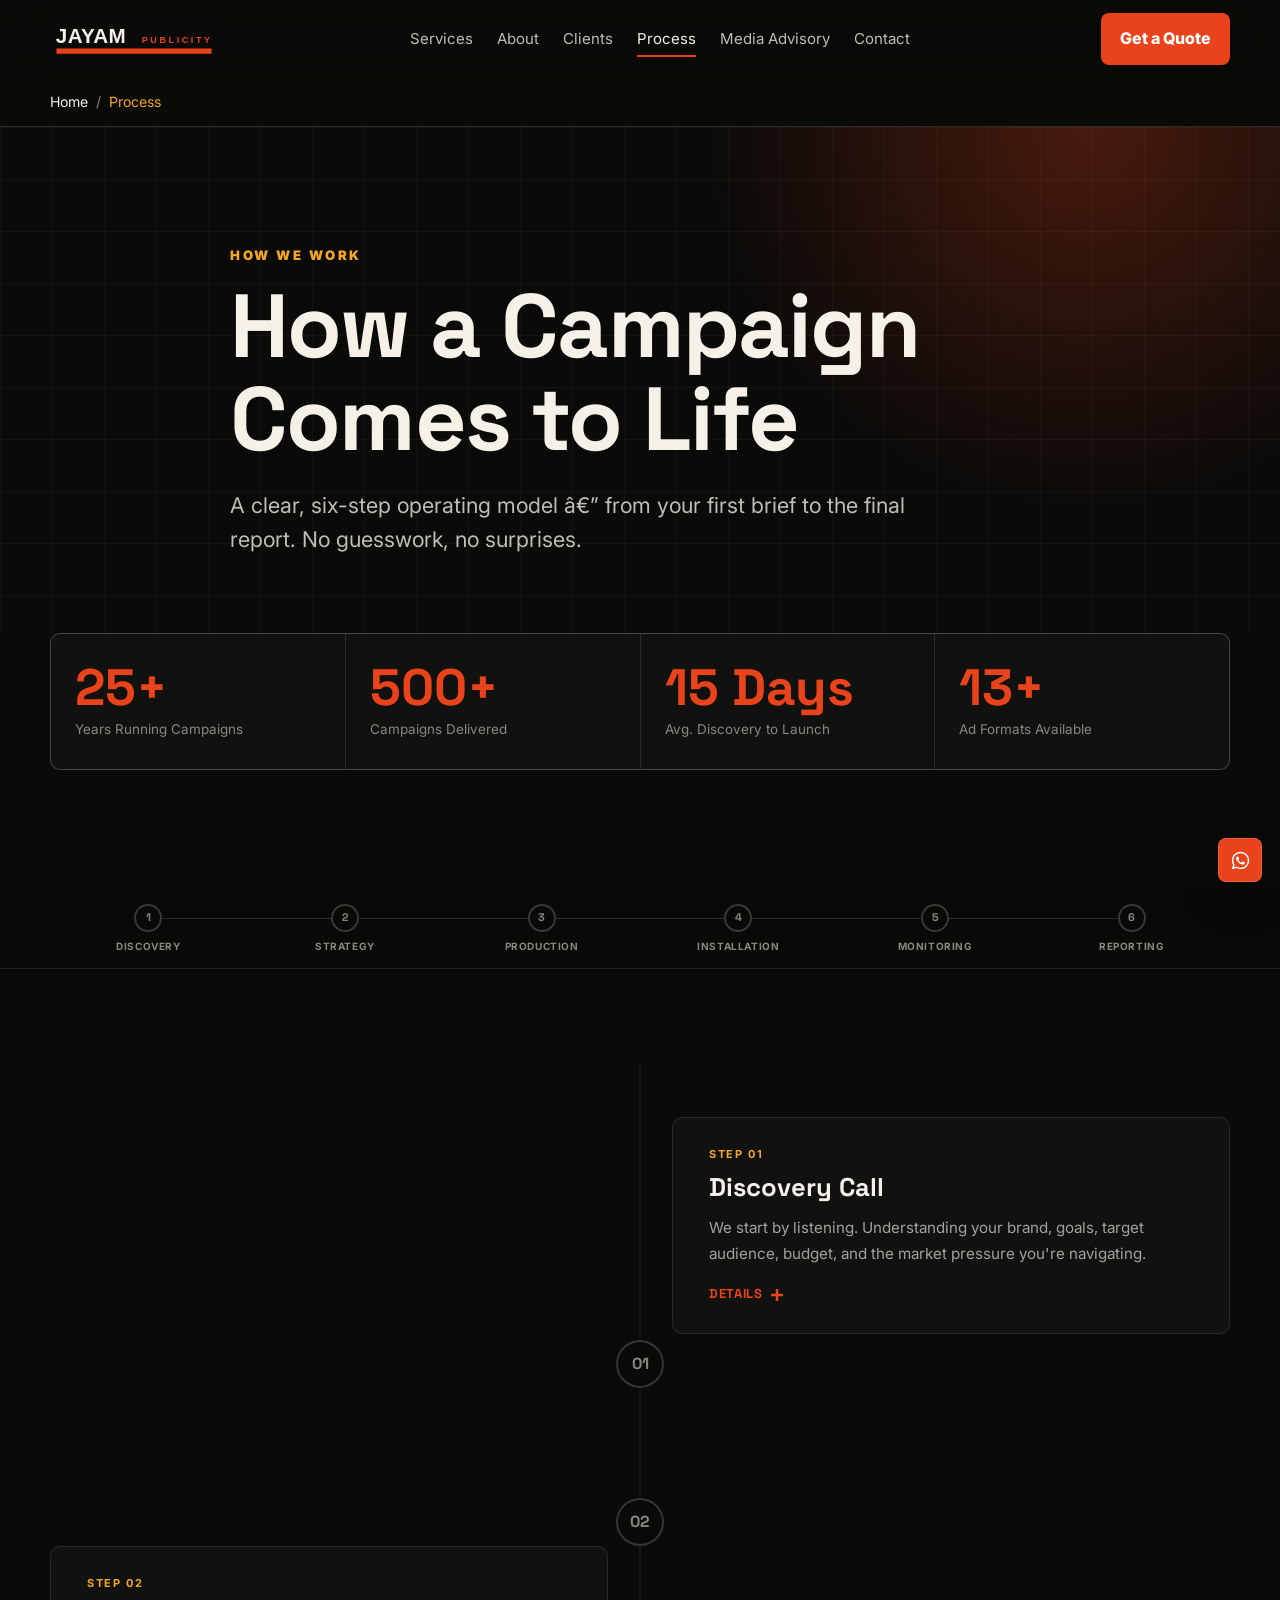
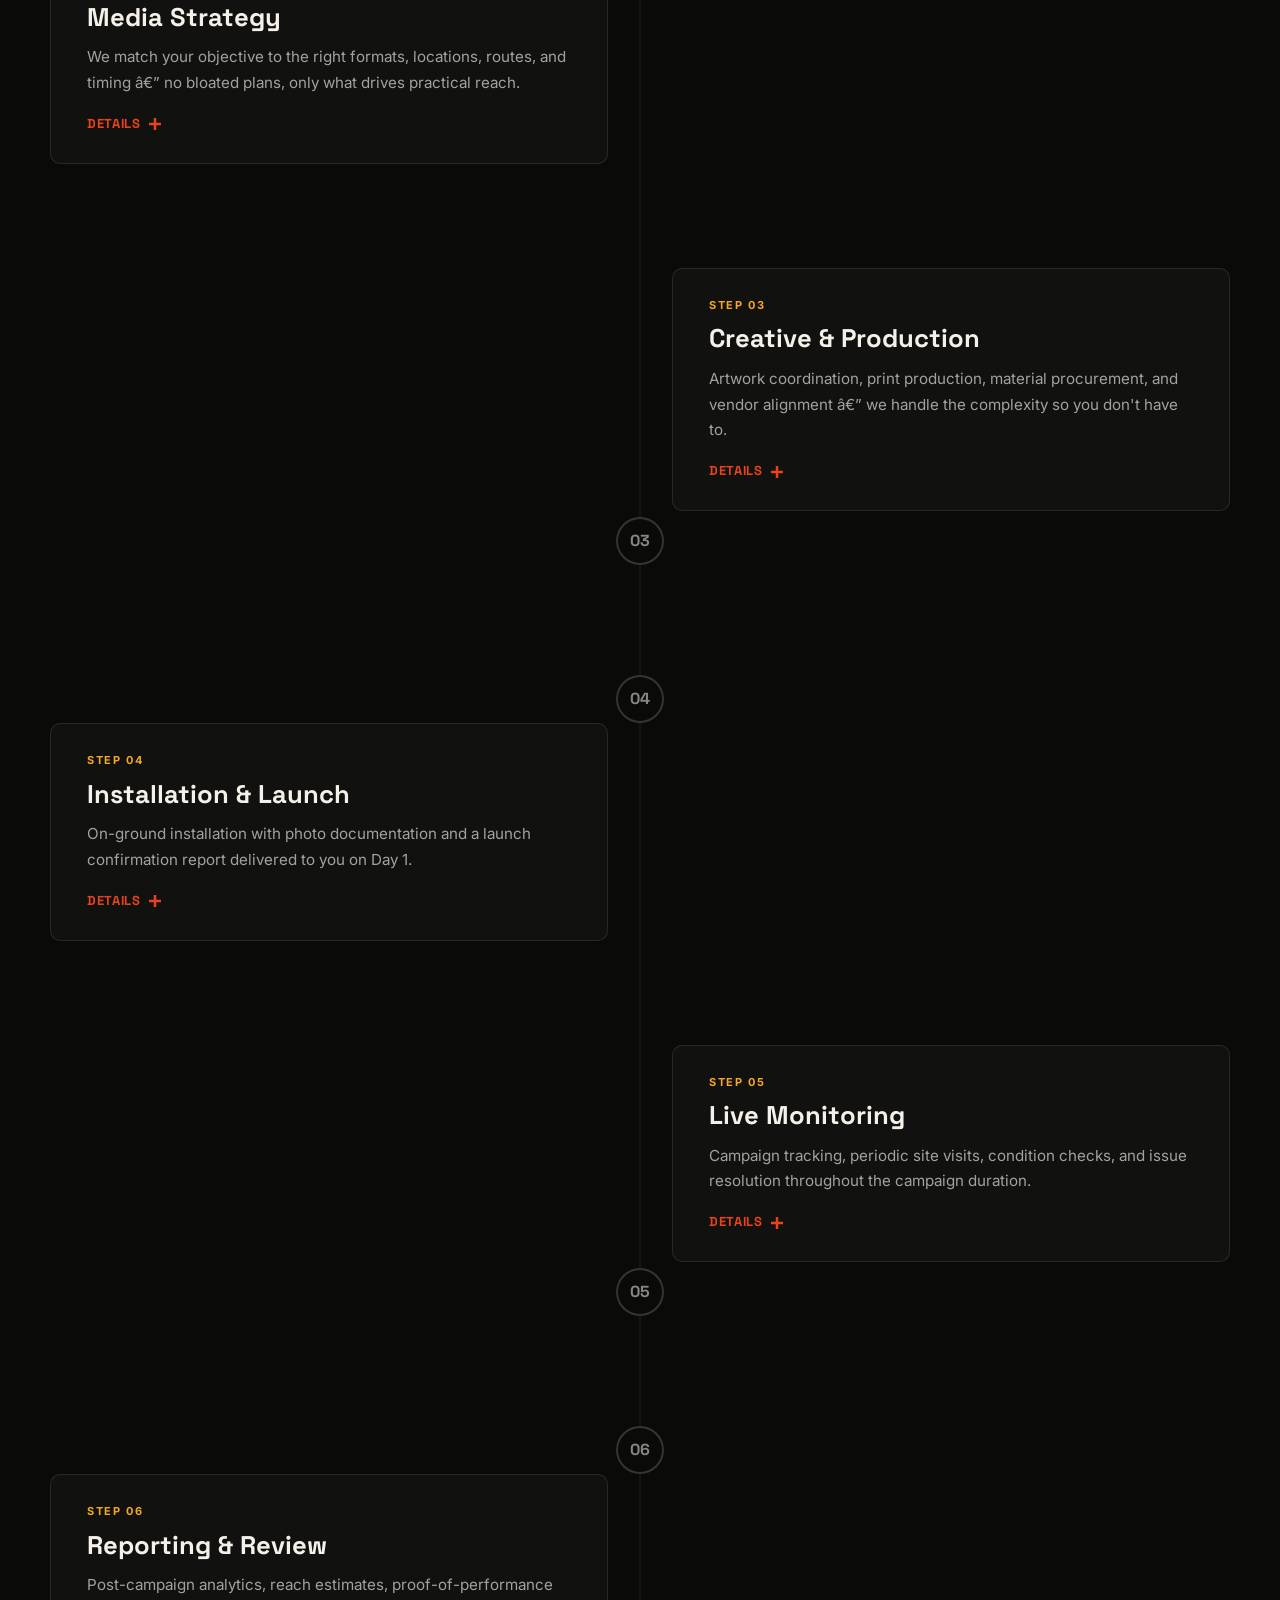
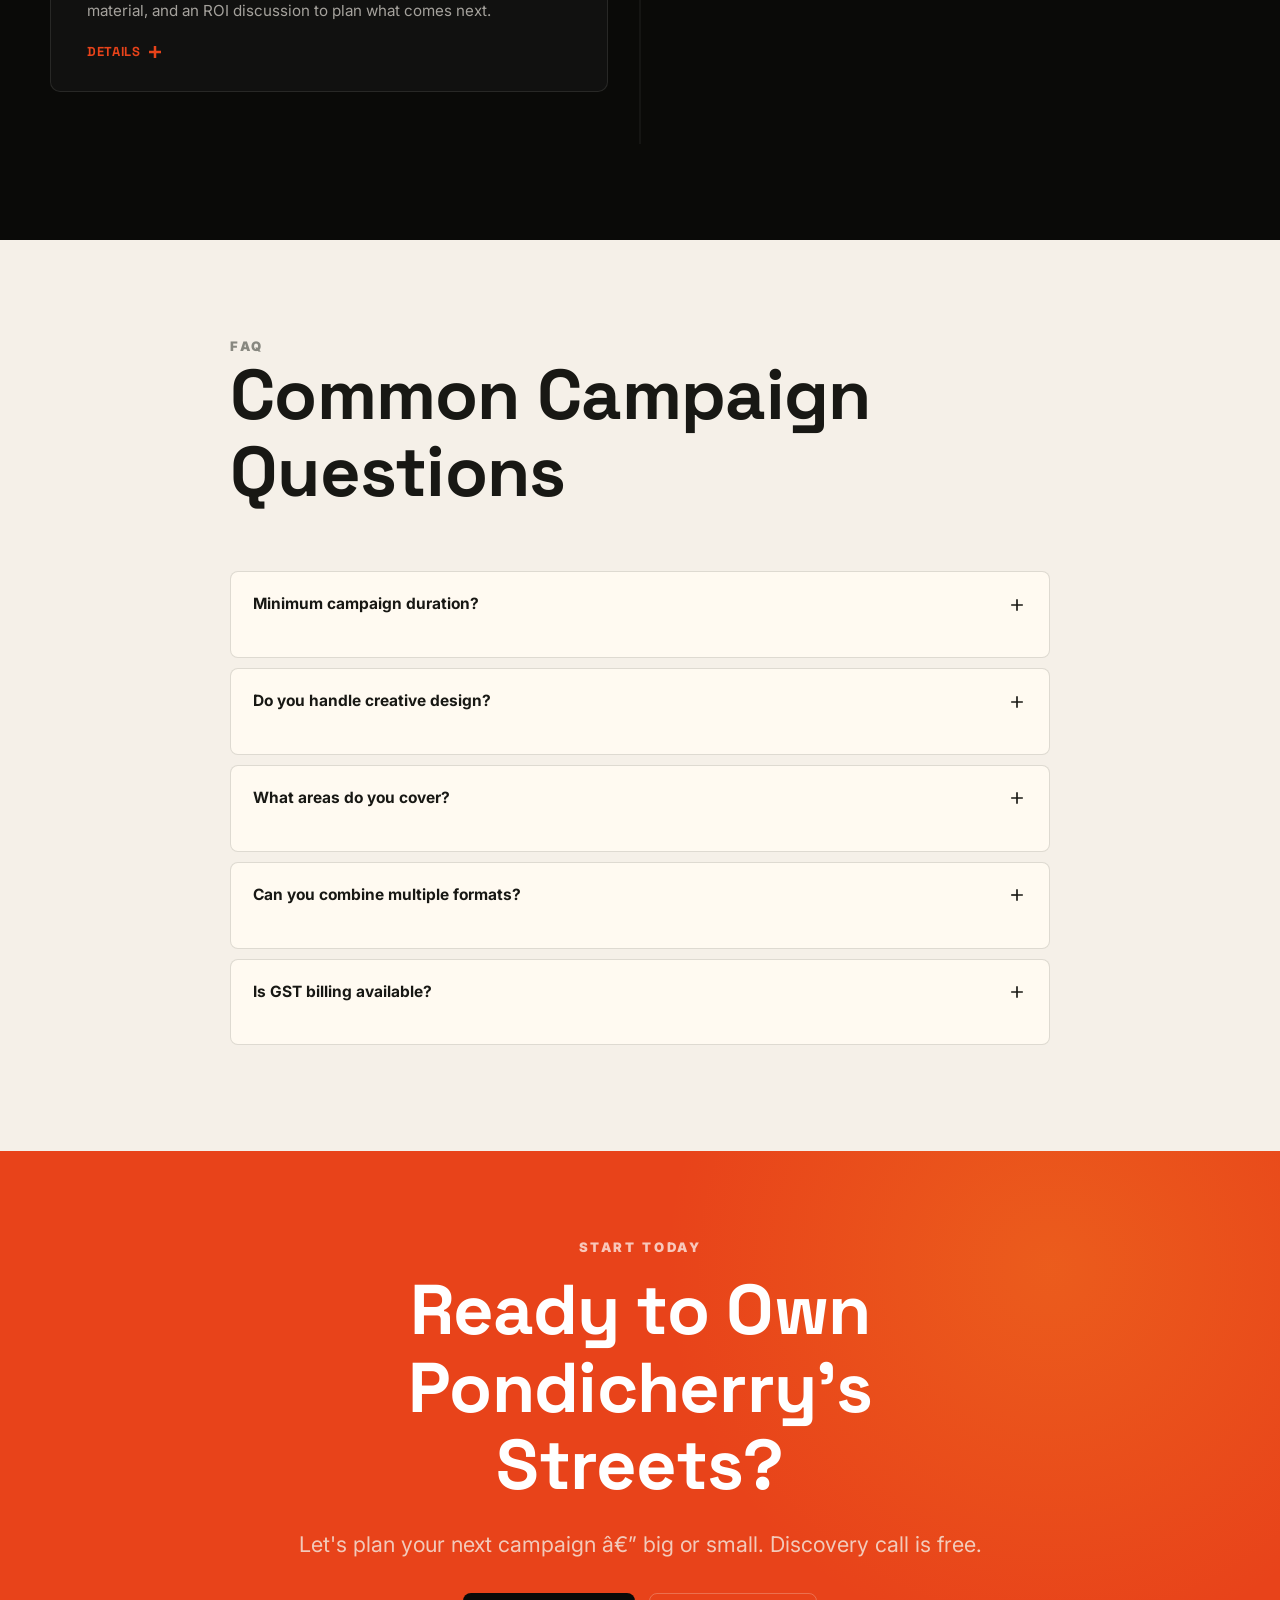
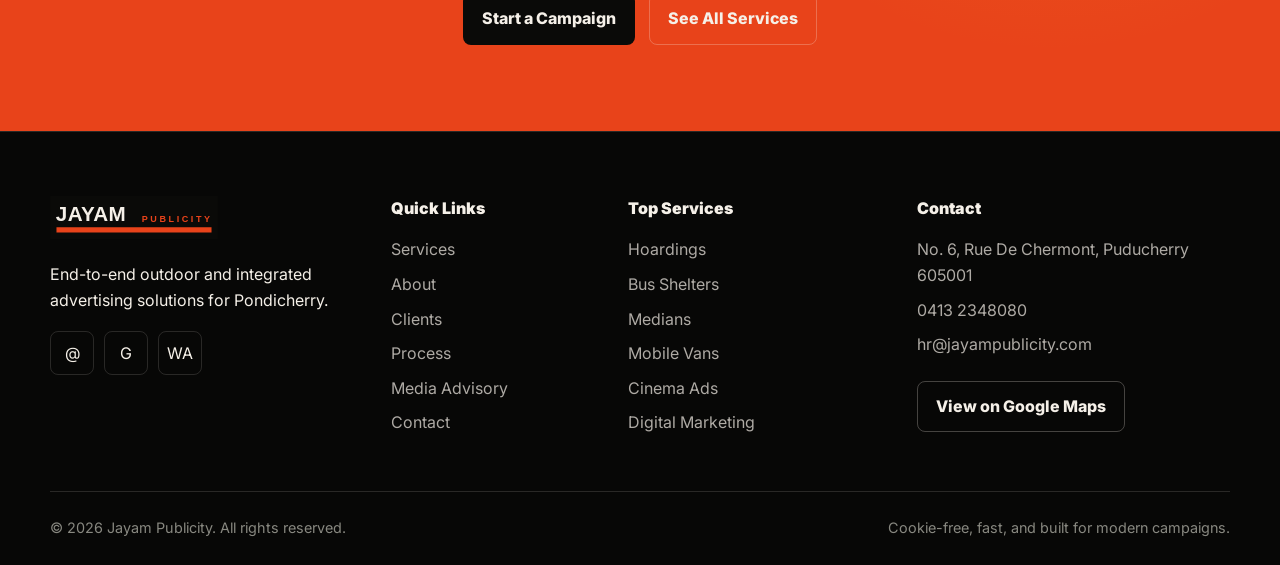
<file: process.html>
﻿<!doctype html>
<html lang="en">

<head>
  <meta charset="utf-8">
  <meta name="viewport" content="width=device-width, initial-scale=1">
  <meta name="theme-color" content="#0a0a08">
  <meta property="og:type" content="website">
  <meta property="og:site_name" content="Jayam Publicity">
  <meta name="twitter:card" content="summary_large_image">
  <title>Process | Jayam Publicity</title>
  <meta name="description"
    content="See how Jayam Publicity plans, produces, installs, monitors, and reports outdoor advertising campaigns in Pondicherry.">
  <meta property="og:title" content="Jayam Publicity Campaign Process">
  <meta property="og:description" content="How a campaign comes to life, from discovery to reporting.">
  <meta property="og:url" content="https://jayampublicity.com/process.html">
  <link rel="canonical" href="https://jayampublicity.com/process.html">
  <noscript>
    <style>
      #preloader {
        display: none
      }

      .reveal {
        opacity: 1;
        transform: none
      }

      body {
        overflow: auto
      }
    </style>
  </noscript>
  <link rel="preconnect" href="https://fonts.googleapis.com">
  <link rel="preconnect" href="https://fonts.gstatic.com" crossorigin>
  <link
    href="https://fonts.googleapis.com/css2?family=Space+Grotesk:wght@700;800&family=Inter:wght@400;500;700&display=swap"
    rel="stylesheet">
  <link rel="stylesheet" href="styles.css">

  <script type="application/ld+json">
  {
    "@context": "https://schema.org",
    "@type": "BreadcrumbList",
    "itemListElement": [
      {"@type":"ListItem","position":1,"name":"Home","item":"https://jayampublicity.com/"},
      {"@type":"ListItem","position":2,"name":"Process","item":"https://jayampublicity.com/process.html"}
    ]
  }
  </script>

  <style>
    /* â”€â”€ PROCESS PAGE SCOPED STYLES â”€â”€ */

    /* Step progress bar at top of timeline section */
    .process-progress-wrap {
      position: sticky;
      top: 78px;
      z-index: 30;
      background: rgba(10, 10, 8, 0.92);
      backdrop-filter: blur(14px);
      border-bottom: 1px solid rgba(245, 240, 232, 0.10);
      padding: 14px 0;
    }

    .process-progress-inner {
      width: min(1180px, calc(100% - 32px));
      margin: 0 auto;
      display: flex;
      align-items: center;
      gap: 0;
    }

    .pp-step {
      flex: 1;
      display: flex;
      flex-direction: column;
      align-items: center;
      gap: 6px;
      position: relative;
      cursor: pointer;
    }

    .pp-step:not(:last-child)::after {
      content: "";
      position: absolute;
      top: 14px;
      left: calc(50% + 14px);
      right: calc(-50% + 14px);
      height: 1px;
      background: rgba(245, 240, 232, 0.14);
      transition: background 0.4s ease;
    }

    .pp-step.is-done:not(:last-child)::after {
      background: var(--red);
    }

    .pp-dot {
      width: 28px;
      height: 28px;
      border-radius: 50%;
      border: 2px solid rgba(245, 240, 232, 0.20);
      background: transparent;
      display: flex;
      align-items: center;
      justify-content: center;
      font-family: var(--font-head);
      font-size: 11px;
      font-weight: 800;
      color: var(--muted);
      transition: border-color 0.3s, background 0.3s, color 0.3s, transform 0.3s;
      position: relative;
      z-index: 1;
    }

    .pp-step.is-active .pp-dot {
      border-color: var(--red);
      background: var(--red);
      color: #fff;
      transform: scale(1.2);
    }

    .pp-step.is-done .pp-dot {
      border-color: var(--red);
      background: var(--red);
      color: #fff;
    }

    .pp-label {
      font-size: 10px;
      font-weight: 700;
      letter-spacing: 0.06em;
      text-transform: uppercase;
      color: var(--muted);
      text-align: center;
      transition: color 0.3s;
      white-space: nowrap;
    }

    .pp-step.is-active .pp-label {
      color: var(--cream);
    }

    .pp-step.is-done .pp-label {
      color: rgba(245, 240, 232, 0.55);
    }

    /* â”€â”€ TIMELINE WRAPPER â”€â”€ */
    .process-timeline {
      position: relative;
      padding: 0;
      display: flex;
      flex-direction: column;
      gap: 0;
    }

    .process-timeline::before {
      content: "";
      position: absolute;
      left: 50%;
      top: 0;
      bottom: 0;
      width: 1px;
      background: rgba(245, 240, 232, 0.10);
      transform: translateX(-50%);
    }

    /* Fill line that grows as you scroll */
    .timeline-fill {
      position: absolute;
      left: 50%;
      top: 0;
      width: 2px;
      height: 0%;
      background: linear-gradient(180deg, var(--red), var(--amber));
      transform: translateX(-50%);
      transition: height 0.1s linear;
      z-index: 1;
    }

    /* â”€â”€ TIMELINE ITEM â”€â”€ */
    .tl-item {
      display: grid;
      grid-template-columns: 1fr 64px 1fr;
      gap: 0;
      align-items: start;
      padding: 52px 0;
      opacity: 0;
      transform: translateY(32px);
      transition: opacity 0.6s cubic-bezier(0.22, 1, 0.36, 1), transform 0.6s cubic-bezier(0.22, 1, 0.36, 1);
      position: relative;
      z-index: 2;
    }

    .tl-item.is-visible {
      opacity: 1;
      transform: translateY(0);
    }

    .tl-item:nth-child(2) {
      transition-delay: 0.05s;
    }

    .tl-item:nth-child(3) {
      transition-delay: 0.10s;
    }

    .tl-item:nth-child(4) {
      transition-delay: 0.15s;
    }

    .tl-item:nth-child(5) {
      transition-delay: 0.20s;
    }

    .tl-item:nth-child(6) {
      transition-delay: 0.25s;
    }

    /* Odd items: content left, empty right */
    .tl-item:nth-child(odd) .tl-card {
      grid-column: 1;
    }

    .tl-item:nth-child(odd) .tl-node {
      grid-column: 2;
    }

    .tl-item:nth-child(odd) .tl-empty {
      grid-column: 3;
    }

    /* Even items: empty left, content right */
    .tl-item:nth-child(even) .tl-empty {
      grid-column: 1;
      order: -1;
    }

    .tl-item:nth-child(even) .tl-node {
      grid-column: 2;
    }

    .tl-item:nth-child(even) .tl-card {
      grid-column: 3;
    }

    /* Center node */
    .tl-node {
      display: flex;
      flex-direction: column;
      align-items: center;
      gap: 0;
      padding-top: 6px;
    }

    .tl-bullet {
      width: 48px;
      height: 48px;
      border-radius: 50%;
      border: 2px solid rgba(245, 240, 232, 0.18);
      background: var(--bg);
      display: flex;
      align-items: center;
      justify-content: center;
      font-family: var(--font-head);
      font-size: 16px;
      font-weight: 800;
      color: var(--muted);
      transition: border-color 0.35s, background 0.35s, color 0.35s, box-shadow 0.35s, transform 0.35s;
      position: relative;
      z-index: 2;
      cursor: default;
    }

    .tl-item.is-active .tl-bullet {
      border-color: var(--red);
      background: var(--red);
      color: #fff;
      box-shadow: 0 0 0 8px rgba(232, 67, 26, 0.15);
      transform: scale(1.12);
    }

    .tl-item.is-done .tl-bullet {
      border-color: var(--red);
      background: var(--red);
      color: #fff;
    }

    /* Checkmark SVG for done state */
    .tl-item.is-done .tl-num {
      display: none;
    }

    .tl-item.is-done .tl-check {
      display: block;
    }

    .tl-check {
      display: none;
    }

    /* Card */
    .tl-card {
      padding: 28px 36px;
      border: 1px solid rgba(245, 240, 232, 0.10);
      border-radius: 10px;
      background: #111110;
      position: relative;
      overflow: hidden;
      transition: border-color 0.3s, background 0.3s, box-shadow 0.3s;
      cursor: pointer;
    }

    .tl-card::before {
      content: "";
      position: absolute;
      inset: 0 auto auto 0;
      width: 100%;
      height: 3px;
      background: linear-gradient(90deg, var(--red), var(--amber));
      transform: scaleX(0);
      transform-origin: left;
      transition: transform 0.35s cubic-bezier(0.22, 1, 0.36, 1);
    }

    .tl-item.is-active .tl-card {
      border-color: rgba(232, 67, 26, 0.35);
      background: #181410;
      box-shadow: 0 12px 48px rgba(0, 0, 0, 0.3), 0 0 0 1px rgba(232, 67, 26, 0.12);
    }

    .tl-item.is-active .tl-card::before,
    .tl-card:hover::before {
      transform: scaleX(1);
    }

    .tl-eyebrow {
      font-size: 11px;
      font-weight: 700;
      letter-spacing: 0.15em;
      text-transform: uppercase;
      color: var(--amber);
      margin: 0 0 10px;
    }

    .tl-title {
      font-family: var(--font-head);
      font-size: clamp(1.25rem, 2vw, 1.65rem);
      font-weight: 800;
      margin: 0 0 12px;
      line-height: 1.15;
      color: var(--cream);
    }

    .tl-summary {
      color: rgba(245, 240, 232, 0.65);
      font-size: 0.95rem;
      line-height: 1.7;
      margin: 0;
    }

    /* Expandable detail panel */
    .tl-detail {
      max-height: 0;
      overflow: hidden;
      transition: max-height 0.5s cubic-bezier(0.22, 1, 0.36, 1), opacity 0.4s ease;
      opacity: 0;
    }

    .tl-item.is-expanded .tl-detail {
      max-height: 400px;
      opacity: 1;
    }

    .tl-detail-inner {
      padding-top: 20px;
      border-top: 1px solid rgba(245, 240, 232, 0.08);
      margin-top: 18px;
    }

    .tl-detail-inner ul {
      margin: 0;
      padding: 0 0 0 18px;
      display: flex;
      flex-direction: column;
      gap: 8px;
    }

    .tl-detail-inner li {
      color: rgba(245, 240, 232, 0.72);
      font-size: 0.9rem;
      line-height: 1.6;
    }

    .tl-detail-inner li::marker {
      color: var(--red);
    }

    .tl-duration {
      display: inline-flex;
      align-items: center;
      gap: 6px;
      margin-top: 16px;
      padding: 6px 12px;
      border: 1px solid rgba(232, 67, 26, 0.25);
      border-radius: 100px;
      background: rgba(232, 67, 26, 0.08);
      font-size: 0.82rem;
      font-weight: 700;
      color: var(--amber);
      letter-spacing: 0.04em;
    }

    .tl-toggle {
      display: flex;
      align-items: center;
      gap: 6px;
      margin-top: 18px;
      background: transparent;
      border: none;
      color: var(--red);
      font-family: var(--font-head);
      font-size: 13px;
      font-weight: 700;
      letter-spacing: 0.05em;
      text-transform: uppercase;
      cursor: pointer;
      padding: 0;
      transition: color 0.2s, gap 0.2s;
    }

    .tl-toggle:hover {
      color: var(--amber);
      gap: 10px;
    }

    .tl-toggle svg {
      width: 16px;
      height: 16px;
      transition: transform 0.35s cubic-bezier(0.22, 1, 0.36, 1);
    }

    .tl-item.is-expanded .tl-toggle svg {
      transform: rotate(45deg);
    }

    /* Arrow connector between node and card */
    .tl-item:nth-child(odd) .tl-card::after {
      content: "";
      position: absolute;
      right: -9px;
      top: 24px;
      width: 0;
      height: 0;
      border-top: 8px solid transparent;
      border-bottom: 8px solid transparent;
      border-left: 9px solid rgba(245, 240, 232, 0.10);
    }

    .tl-item:nth-child(even) .tl-card::after {
      content: "";
      position: absolute;
      left: -9px;
      top: 24px;
      width: 0;
      height: 0;
      border-top: 8px solid transparent;
      border-bottom: 8px solid transparent;
      border-right: 9px solid rgba(245, 240, 232, 0.10);
    }

    /* â”€â”€ FAQ â”€â”€ */
    .faq-item {
      border-radius: 8px;
      overflow: hidden;
      margin-bottom: 10px;
    }

    .faq-question {
      width: 100%;
      padding: 20px 22px;
      border: 0;
      background: transparent;
      color: var(--dark-text);
      text-align: left;
      font-weight: 700;
      font-size: 0.97rem;
      cursor: pointer;
      display: flex;
      justify-content: space-between;
      align-items: center;
      gap: 12px;
    }

    .faq-arrow {
      width: 20px;
      height: 20px;
      flex-shrink: 0;
      fill: none;
      stroke: currentColor;
      stroke-width: 2;
      transition: transform 0.35s cubic-bezier(0.22, 1, 0.36, 1);
    }

    .faq-item.is-open .faq-arrow {
      transform: rotate(45deg);
    }

    .faq-panel {
      display: grid;
      grid-template-rows: 0fr;
      transition: grid-template-rows 0.4s cubic-bezier(0.22, 1, 0.36, 1);
    }

    .faq-item.is-open .faq-panel {
      grid-template-rows: 1fr;
    }

    .faq-panel-inner {
      overflow: hidden;
    }

    .faq-panel-inner p {
      padding: 0 22px 22px;
      margin: 0;
      color: rgba(24, 24, 20, 0.68);
      font-size: 0.92rem;
      line-height: 1.75;
    }

    /* â”€â”€ STAT ROW â”€â”€ */
    .process-stats {
      display: grid;
      grid-template-columns: repeat(4, 1fr);
      gap: 1px;
      background: var(--line);
      border: 1px solid var(--line);
      border-radius: 10px;
      overflow: hidden;
      margin-bottom: 72px;
    }

    .ps-item {
      background: #111110;
      padding: 28px 24px;
      display: flex;
      flex-direction: column;
      gap: 6px;
    }

    .ps-num {
      font-family: var(--font-head);
      font-size: clamp(2rem, 4vw, 3.4rem);
      font-weight: 800;
      line-height: 1;
      color: var(--cream);
    }

    .ps-num span {
      color: var(--red);
    }

    .ps-label {
      color: var(--muted);
      font-size: 0.84rem;
    }

    /* â”€â”€ MOBILE â”€â”€ */
    @media (max-width: 768px) {
      .process-progress-wrap {
        top: 68px;
      }

      .pp-label {
        display: none;
      }

      .pp-dot {
        width: 22px;
        height: 22px;
        font-size: 10px;
      }

      .process-timeline::before {
        left: 24px;
      }

      .timeline-fill {
        left: 24px;
      }

      .tl-item {
        grid-template-columns: 48px 1fr;
        padding: 28px 0;
        gap: 0;
      }

      .tl-item:nth-child(odd) .tl-card,
      .tl-item:nth-child(even) .tl-card {
        grid-column: 2;
        grid-row: 1;
      }

      .tl-item:nth-child(odd) .tl-node,
      .tl-item:nth-child(even) .tl-node {
        grid-column: 1;
        grid-row: 1;
      }

      .tl-empty {
        display: none;
      }

      .tl-card {
        padding: 20px;
      }

      .tl-item:nth-child(odd) .tl-card::after,
      .tl-item:nth-child(even) .tl-card::after {
        left: -8px;
        right: auto;
        border-left: none;
        border-right: 8px solid rgba(245, 240, 232, 0.10);
      }

      .process-stats {
        grid-template-columns: repeat(2, 1fr);
      }
    }

    @media (max-width: 520px) {
      .process-stats {
        grid-template-columns: 1fr;
      }
    }
  </style>
</head>

<body>

  <!-- PRELOADER -->
  <div id="preloader" aria-hidden="true">
    <div class="pre-logo">
      <span>J</span><span>A</span><span>Y</span><span>A</span><span>M</span>
    </div>
    <div class="pre-sub">PUBLICITY</div>
    <div class="pre-bar-track">
      <div class="pre-bar"></div>
    </div>
    <p class="pre-tagline">Pondicherry's Boldest Advertising Agency</p>
  </div>

  <!-- HEADER -->
  <header class="site-header">
    <nav class="nav">
      <a class="brand" href="index.html">
        <img class="brand-logo" src="assets/logo.svg" alt="Jayam Publicity">
      </a>
      <div class="nav-links">
        <a data-nav href="services.html">Services</a>
        <a data-nav href="about.html">About</a>
        <a data-nav href="clients.html">Clients</a>
        <a data-nav href="process.html">Process</a>
        <a data-nav href="media-advisory.html">Media Advisory</a>
        <a data-nav href="contact.html">Contact</a>
      </div>
      <div class="nav-actions">
        <a class="btn btn-red" href="contact.html">Get a Quote</a>
        <button class="menu-toggle" type="button" aria-label="Open menu" aria-expanded="false">
          <span></span><span></span><span></span>
        </button>
      </div>
    </nav>
  </header>

  <!-- BREADCRUMB -->
  <nav class="breadcrumb" aria-label="Breadcrumb">
    <div class="container">
      <a href="index.html">Home</a>
      <span>/</span>
      <span>Process</span>
    </div>
  </nav>

  <main>

    <!-- PAGE HERO -->
    <section class="page-hero">
      <div class="container narrow reveal">
        <p class="eyebrow">How We Work</p>
        <h1>How a Campaign<br>Comes to Life</h1>
        <p class="lead">A clear, six-step operating model â€” from your first brief to the final report. No guesswork, no
          surprises.</p>
      </div>
    </section>

    <!-- QUICK STATS -->
    <section class="section" style="padding-top: 0; padding-bottom: 48px;">
      <div class="container">
        <div class="process-stats reveal">
          <div class="ps-item">
            <div class="ps-num"><span data-count="25" data-suffix="+">25+</span></div>
            <div class="ps-label">Years Running Campaigns</div>
          </div>
          <div class="ps-item">
            <div class="ps-num"><span data-count="500" data-suffix="+">500+</span></div>
            <div class="ps-label">Campaigns Delivered</div>
          </div>
          <div class="ps-item">
            <div class="ps-num"><span data-count="15" data-suffix=" Days">15 Days</span></div>
            <div class="ps-label">Avg. Discovery to Launch</div>
          </div>
          <div class="ps-item">
            <div class="ps-num"><span data-count="13" data-suffix="+">13+</span></div>
            <div class="ps-label">Ad Formats Available</div>
          </div>
        </div>
      </div>
    </section>

    <!-- STICKY STEP PROGRESS BAR -->
    <div class="process-progress-wrap" id="processProgressWrap" aria-hidden="true">
      <div class="process-progress-inner">
        <div class="pp-step" data-pp="0">
          <div class="pp-dot">1</div>
          <span class="pp-label">Discovery</span>
        </div>
        <div class="pp-step" data-pp="1">
          <div class="pp-dot">2</div>
          <span class="pp-label">Strategy</span>
        </div>
        <div class="pp-step" data-pp="2">
          <div class="pp-dot">3</div>
          <span class="pp-label">Production</span>
        </div>
        <div class="pp-step" data-pp="3">
          <div class="pp-dot">4</div>
          <span class="pp-label">Installation</span>
        </div>
        <div class="pp-step" data-pp="4">
          <div class="pp-dot">5</div>
          <span class="pp-label">Monitoring</span>
        </div>
        <div class="pp-step" data-pp="5">
          <div class="pp-dot">6</div>
          <span class="pp-label">Reporting</span>
        </div>
      </div>
    </div>

    <!-- TIMELINE -->
    <section class="section" id="timelineSection">
      <div class="container">
        <div class="process-timeline" id="processTimeline">
          <div class="timeline-fill" id="timelineFill"></div>

          <!-- STEP 1 -->
          <article class="tl-item" data-step="0" id="step-0">
            <div class="tl-card" role="button" tabindex="0" aria-expanded="false">
              <p class="tl-eyebrow">Step 01</p>
              <h3 class="tl-title">Discovery Call</h3>
              <p class="tl-summary">We start by listening. Understanding your brand, goals, target audience, budget, and
                the market pressure you're navigating.</p>
              <div class="tl-detail">
                <div class="tl-detail-inner">
                  <ul>
                    <li>Brand background, product or service positioning</li>
                    <li>Target geography, demographics, and psychographics</li>
                    <li>Campaign objective â€” awareness, launches, recall, footfall</li>
                    <li>Budget range and decision timeline</li>
                    <li>Past campaign history and what worked or didn't</li>
                  </ul>
                  <div class="tl-duration">
                    <svg width="14" height="14" fill="none" stroke="currentColor" stroke-width="2" viewBox="0 0 24 24">
                      <circle cx="12" cy="12" r="10" />
                      <polyline points="12 6 12 12 16 14" />
                    </svg>
                    Typically 30â€“60 min call or meeting
                  </div>
                </div>
              </div>
              <button class="tl-toggle" aria-label="Expand step details">
                <span>Details</span>
                <svg viewBox="0 0 16 16" fill="none" stroke="currentColor" stroke-width="2.5">
                  <line x1="8" y1="2" x2="8" y2="14" />
                  <line x1="2" y1="8" x2="14" y2="8" />
                </svg>
              </button>
            </div>
            <div class="tl-node">
              <div class="tl-bullet">
                <span class="tl-num">01</span>
                <svg class="tl-check" width="16" height="16" viewBox="0 0 16 16" fill="none" stroke="#fff"
                  stroke-width="2.5">
                  <polyline points="3 8 7 12 13 5" />
                </svg>
              </div>
            </div>
            <div class="tl-empty"></div>
          </article>

          <!-- STEP 2 -->
          <article class="tl-item" data-step="1" id="step-1">
            <div class="tl-empty"></div>
            <div class="tl-node">
              <div class="tl-bullet">
                <span class="tl-num">02</span>
                <svg class="tl-check" width="16" height="16" viewBox="0 0 16 16" fill="none" stroke="#fff"
                  stroke-width="2.5">
                  <polyline points="3 8 7 12 13 5" />
                </svg>
              </div>
            </div>
            <div class="tl-card" role="button" tabindex="0" aria-expanded="false">
              <p class="tl-eyebrow">Step 02</p>
              <h3 class="tl-title">Media Strategy</h3>
              <p class="tl-summary">We match your objective to the right formats, locations, routes, and timing â€” no
                bloated plans, only what drives practical reach.</p>
              <div class="tl-detail">
                <div class="tl-detail-inner">
                  <ul>
                    <li>Format selection â€” hoardings, bus shelters, medians, transit, digital</li>
                    <li>Location scouting and site shortlisting with footfall data</li>
                    <li>Route planning for mobile and transit formats</li>
                    <li>Timing and duration recommendations by format</li>
                    <li>Budget allocation across formats with reach estimates</li>
                  </ul>
                  <div class="tl-duration">
                    <svg width="14" height="14" fill="none" stroke="currentColor" stroke-width="2" viewBox="0 0 24 24">
                      <circle cx="12" cy="12" r="10" />
                      <polyline points="12 6 12 12 16 14" />
                    </svg>
                    Proposal delivered within 3â€“5 working days
                  </div>
                </div>
              </div>
              <button class="tl-toggle" aria-label="Expand step details">
                <span>Details</span>
                <svg viewBox="0 0 16 16" fill="none" stroke="currentColor" stroke-width="2.5">
                  <line x1="8" y1="2" x2="8" y2="14" />
                  <line x1="2" y1="8" x2="14" y2="8" />
                </svg>
              </button>
            </div>
          </article>

          <!-- STEP 3 -->
          <article class="tl-item" data-step="2" id="step-2">
            <div class="tl-card" role="button" tabindex="0" aria-expanded="false">
              <p class="tl-eyebrow">Step 03</p>
              <h3 class="tl-title">Creative &amp; Production</h3>
              <p class="tl-summary">Artwork coordination, print production, material procurement, and vendor alignment â€”
                we handle the complexity so you don't have to.</p>
              <div class="tl-detail">
                <div class="tl-detail-inner">
                  <ul>
                    <li>Artwork review for print-readiness and format compliance</li>
                    <li>Print production coordination â€” flex, vinyl, backlit, digital</li>
                    <li>Material procurement and quality checks</li>
                    <li>Vendor and sub-contractor briefing and supervision</li>
                    <li>Proof approval workflow with client sign-off</li>
                  </ul>
                  <div class="tl-duration">
                    <svg width="14" height="14" fill="none" stroke="currentColor" stroke-width="2" viewBox="0 0 24 24">
                      <circle cx="12" cy="12" r="10" />
                      <polyline points="12 6 12 12 16 14" />
                    </svg>
                    5â€“10 working days depending on format
                  </div>
                </div>
              </div>
              <button class="tl-toggle" aria-label="Expand step details">
                <span>Details</span>
                <svg viewBox="0 0 16 16" fill="none" stroke="currentColor" stroke-width="2.5">
                  <line x1="8" y1="2" x2="8" y2="14" />
                  <line x1="2" y1="8" x2="14" y2="8" />
                </svg>
              </button>
            </div>
            <div class="tl-node">
              <div class="tl-bullet">
                <span class="tl-num">03</span>
                <svg class="tl-check" width="16" height="16" viewBox="0 0 16 16" fill="none" stroke="#fff"
                  stroke-width="2.5">
                  <polyline points="3 8 7 12 13 5" />
                </svg>
              </div>
            </div>
            <div class="tl-empty"></div>
          </article>

          <!-- STEP 4 -->
          <article class="tl-item" data-step="3" id="step-3">
            <div class="tl-empty"></div>
            <div class="tl-node">
              <div class="tl-bullet">
                <span class="tl-num">04</span>
                <svg class="tl-check" width="16" height="16" viewBox="0 0 16 16" fill="none" stroke="#fff"
                  stroke-width="2.5">
                  <polyline points="3 8 7 12 13 5" />
                </svg>
              </div>
            </div>
            <div class="tl-card" role="button" tabindex="0" aria-expanded="false">
              <p class="tl-eyebrow">Step 04</p>
              <h3 class="tl-title">Installation &amp; Launch</h3>
              <p class="tl-summary">On-ground installation with photo documentation and a launch confirmation report
                delivered to you on Day 1.</p>
              <div class="tl-detail">
                <div class="tl-detail-inner">
                  <ul>
                    <li>Site preparation and permission verification</li>
                    <li>Supervised installation by trained ground crew</li>
                    <li>Geo-tagged photo documentation of all sites</li>
                    <li>Installation completion report with timestamps</li>
                    <li>Client walkthrough or remote confirmation</li>
                  </ul>
                  <div class="tl-duration">
                    <svg width="14" height="14" fill="none" stroke="currentColor" stroke-width="2" viewBox="0 0 24 24">
                      <circle cx="12" cy="12" r="10" />
                      <polyline points="12 6 12 12 16 14" />
                    </svg>
                    Installation Day â€” report same day
                  </div>
                </div>
              </div>
              <button class="tl-toggle" aria-label="Expand step details">
                <span>Details</span>
                <svg viewBox="0 0 16 16" fill="none" stroke="currentColor" stroke-width="2.5">
                  <line x1="8" y1="2" x2="8" y2="14" />
                  <line x1="2" y1="8" x2="14" y2="8" />
                </svg>
              </button>
            </div>
          </article>

          <!-- STEP 5 -->
          <article class="tl-item" data-step="4" id="step-4">
            <div class="tl-card" role="button" tabindex="0" aria-expanded="false">
              <p class="tl-eyebrow">Step 05</p>
              <h3 class="tl-title">Live Monitoring</h3>
              <p class="tl-summary">Campaign tracking, periodic site visits, condition checks, and issue resolution
                throughout the campaign duration.</p>
              <div class="tl-detail">
                <div class="tl-detail-inner">
                  <ul>
                    <li>Scheduled site visits and condition audits</li>
                    <li>Material integrity checks â€” weather, wear, vandalism</li>
                    <li>Rapid issue resolution and re-installation if needed</li>
                    <li>Mid-campaign photo updates shared with client</li>
                    <li>Route tracking for mobile van campaigns</li>
                  </ul>
                  <div class="tl-duration">
                    <svg width="14" height="14" fill="none" stroke="currentColor" stroke-width="2" viewBox="0 0 24 24">
                      <circle cx="12" cy="12" r="10" />
                      <polyline points="12 6 12 12 16 14" />
                    </svg>
                    Ongoing throughout campaign duration
                  </div>
                </div>
              </div>
              <button class="tl-toggle" aria-label="Expand step details">
                <span>Details</span>
                <svg viewBox="0 0 16 16" fill="none" stroke="currentColor" stroke-width="2.5">
                  <line x1="8" y1="2" x2="8" y2="14" />
                  <line x1="2" y1="8" x2="14" y2="8" />
                </svg>
              </button>
            </div>
            <div class="tl-node">
              <div class="tl-bullet">
                <span class="tl-num">05</span>
                <svg class="tl-check" width="16" height="16" viewBox="0 0 16 16" fill="none" stroke="#fff"
                  stroke-width="2.5">
                  <polyline points="3 8 7 12 13 5" />
                </svg>
              </div>
            </div>
            <div class="tl-empty"></div>
          </article>

          <!-- STEP 6 -->
          <article class="tl-item" data-step="5" id="step-5">
            <div class="tl-empty"></div>
            <div class="tl-node">
              <div class="tl-bullet">
                <span class="tl-num">06</span>
                <svg class="tl-check" width="16" height="16" viewBox="0 0 16 16" fill="none" stroke="#fff"
                  stroke-width="2.5">
                  <polyline points="3 8 7 12 13 5" />
                </svg>
              </div>
            </div>
            <div class="tl-card" role="button" tabindex="0" aria-expanded="false">
              <p class="tl-eyebrow">Step 06</p>
              <h3 class="tl-title">Reporting &amp; Review</h3>
              <p class="tl-summary">Post-campaign analytics, reach estimates, proof-of-performance material, and an ROI
                discussion to plan what comes next.</p>
              <div class="tl-detail">
                <div class="tl-detail-inner">
                  <ul>
                    <li>Full photo proof-of-performance documentation</li>
                    <li>Reach and impression estimates by format and location</li>
                    <li>Campaign timeline and milestone summary</li>
                    <li>ROI discussion and benchmark comparison</li>
                    <li>Next campaign recommendations based on outcomes</li>
                  </ul>
                  <div class="tl-duration">
                    <svg width="14" height="14" fill="none" stroke="currentColor" stroke-width="2" viewBox="0 0 24 24">
                      <circle cx="12" cy="12" r="10" />
                      <polyline points="12 6 12 12 16 14" />
                    </svg>
                    Report delivered within 5 days of campaign end
                  </div>
                </div>
              </div>
              <button class="tl-toggle" aria-label="Expand step details">
                <span>Details</span>
                <svg viewBox="0 0 16 16" fill="none" stroke="currentColor" stroke-width="2.5">
                  <line x1="8" y1="2" x2="8" y2="14" />
                  <line x1="2" y1="8" x2="14" y2="8" />
                </svg>
              </button>
            </div>
          </article>

        </div><!-- /process-timeline -->
      </div>
    </section>

    <!-- FAQ -->
    <section class="section light">
      <div class="container narrow">
        <div class="section-head reveal">
          <div>
            <p class="eyebrow">FAQ</p>
            <h2>Common Campaign Questions</h2>
          </div>
        </div>

        <div class="faq-item reveal">
          <button class="faq-question" type="button" aria-expanded="false">
            Minimum campaign duration?
            <svg class="faq-arrow" viewBox="0 0 24 24">
              <line x1="12" y1="5" x2="12" y2="19" />
              <line x1="5" y1="12" x2="19" y2="12" />
            </svg>
          </button>
          <div class="faq-panel">
            <div class="faq-panel-inner">
              <p>Most outdoor plans work best from 15 to 30 days upward. Shorter tactical bursts are possible for mobile
                vans and event-led formats â€” we'll advise based on your objective.</p>
            </div>
          </div>
        </div>

        <div class="faq-item reveal">
          <button class="faq-question" type="button" aria-expanded="false">
            Do you handle creative design?
            <svg class="faq-arrow" viewBox="0 0 24 24">
              <line x1="12" y1="5" x2="12" y2="19" />
              <line x1="5" y1="12" x2="19" y2="12" />
            </svg>
          </button>
          <div class="faq-panel">
            <div class="faq-panel-inner">
              <p>Jayam can coordinate artwork adaptation, production-ready file checks, print verification, and
                execution guidance. Full creative development can be discussed based on campaign scope.</p>
            </div>
          </div>
        </div>

        <div class="faq-item reveal">
          <button class="faq-question" type="button" aria-expanded="false">
            What areas do you cover?
            <svg class="faq-arrow" viewBox="0 0 24 24">
              <line x1="12" y1="5" x2="12" y2="19" />
              <line x1="5" y1="12" x2="19" y2="12" />
            </svg>
          </button>
          <div class="faq-panel">
            <div class="faq-panel-inner">
              <p>Jayam focuses on Pondicherry and surrounding markets, with media options across key roads, transit
                points, retail zones, and campaign-specific routes.</p>
            </div>
          </div>
        </div>

        <div class="faq-item reveal">
          <button class="faq-question" type="button" aria-expanded="false">
            Can you combine multiple formats?
            <svg class="faq-arrow" viewBox="0 0 24 24">
              <line x1="12" y1="5" x2="12" y2="19" />
              <line x1="5" y1="12" x2="19" y2="12" />
            </svg>
          </button>
          <div class="faq-panel">
            <div class="faq-panel-inner">
              <p>Yes â€” and we actively recommend it. Integrated plans combining hoardings, medians, bus shelters, mobile
                media, print, cinema, retail branding, and digital amplification consistently outperform single-format
                campaigns.</p>
            </div>
          </div>
        </div>

        <div class="faq-item reveal">
          <button class="faq-question" type="button" aria-expanded="false">
            Is GST billing available?
            <svg class="faq-arrow" viewBox="0 0 24 24">
              <line x1="12" y1="5" x2="12" y2="19" />
              <line x1="5" y1="12" x2="19" y2="12" />
            </svg>
          </button>
          <div class="faq-panel">
            <div class="faq-panel-inner">
              <p>Yes, campaign billing and documentation can be fully structured for business accounting requirements
                including GST-compliant invoicing.</p>
            </div>
          </div>
        </div>

      </div>
    </section>

    <!-- CTA BAND -->
    <section class="cta-band">
      <div class="container">
        <p class="eyebrow" style="color:rgba(255,255,255,0.7)">Start Today</p>
        <h2>Ready to Own Pondicherry's Streets?</h2>
        <p class="lead">Let's plan your next campaign â€” big or small. Discovery call is free.</p>
        <div class="hero-actions" style="justify-content:center; margin-top:32px;">
          <a class="btn btn-dark" href="contact.html">Start a Campaign</a>
          <a class="btn btn-outline" href="services.html">See All Services</a>
        </div>
      </div>
    </section>

  </main>

  <!-- FOOTER -->
  <footer class="site-footer">
    <div class="container footer-grid">
      <div>
        <a class="brand" href="index.html"><img class="brand-logo" src="assets/logo.svg" alt="Jayam Publicity"></a>
        <p>End-to-end outdoor and integrated advertising solutions for Pondicherry.</p>
        <div class="socials">
          <a href="mailto:hr@jayampublicity.com" aria-label="Email Jayam Publicity">@</a>
          <a href="https://share.google/vFJjMuUkjEhcriZox" target="_blank" rel="noopener noreferrer"
            aria-label="Google Business Profile">G</a>
          <a href="https://wa.me/919791938052" target="_blank" rel="noopener noreferrer"
            aria-label="WhatsApp Jayam Publicity">WA</a>
        </div>
      </div>
      <div>
        <p class="footer-title">Quick Links</p>
        <ul>
          <li><a href="services.html">Services</a></li>
          <li><a href="about.html">About</a></li>
          <li><a href="clients.html">Clients</a></li>
          <li><a href="process.html">Process</a></li>
          <li><a href="media-advisory.html">Media Advisory</a></li>
          <li><a href="contact.html">Contact</a></li>
        </ul>
      </div>
      <div>
        <p class="footer-title">Top Services</p>
        <ul>
          <li>Hoardings</li>
          <li>Bus Shelters</li>
          <li>Medians</li>
          <li>Mobile Vans</li>
          <li>Cinema Ads</li>
          <li>Digital Marketing</li>
        </ul>
      </div>
      <div>
        <p class="footer-title">Contact</p>
        <ul>
          <li>No. 6, Rue De Chermont, Puducherry 605001</li>
          <li><a href="tel:04132348080">0413 2348080</a></li>
          <li><a href="mailto:hr@jayampublicity.com">hr@jayampublicity.com</a></li>
        </ul>
        <a class="btn btn-outline" style="margin-top:14px; display:inline-flex;"
          href="https://share.google/vFJjMuUkjEhcriZox" target="_blank" rel="noopener noreferrer">View on Google
          Maps</a>
      </div>
    </div>
    <div class="container footer-bottom">
      <span>&copy; <span data-current-year>2025</span> Jayam Publicity. All rights reserved.</span>
      <span>Cookie-free, fast, and built for modern campaigns.</span>
    </div>
  </footer>

  <!-- FLOATING BUTTONS -->
  <a class="whatsapp-float" href="https://wa.me/919791938052" target="_blank" rel="noopener noreferrer"
    aria-label="WhatsApp Jayam Publicity">
    <svg viewBox="0 0 24 24" aria-hidden="true">
      <path
        d="M19.05 4.91A9.82 9.82 0 0 0 12.04 2C6.58 2 2.13 6.45 2.13 11.91c0 1.75.46 3.45 1.32 4.95L2.05 22l5.25-1.38a9.9 9.9 0 0 0 4.74 1.21h.01c5.46 0 9.91-4.45 9.91-9.91a9.86 9.86 0 0 0-2.91-7.01ZM12.05 20.15h-.01a8.22 8.22 0 0 1-4.19-1.15l-.3-.18-3.12.82.83-3.04-.2-.31a8.22 8.22 0 0 1-1.26-4.38c0-4.55 3.7-8.25 8.25-8.25a8.2 8.2 0 0 1 5.83 2.42 8.19 8.19 0 0 1 2.42 5.84c0 4.54-3.7 8.23-8.25 8.23Zm4.52-6.16c-.25-.12-1.47-.73-1.7-.81-.23-.08-.39-.12-.56.12-.16.25-.64.81-.78.97-.14.17-.29.19-.54.06-.25-.12-1.04-.38-1.98-1.22-.73-.65-1.22-1.45-1.36-1.7-.14-.25-.02-.38.11-.5.11-.11.25-.29.37-.43s.17-.25.25-.42c.08-.17.04-.31-.02-.43-.06-.12-.56-1.35-.77-1.85-.2-.49-.41-.42-.56-.43h-.48c-.17 0-.43.06-.66.31-.23.25-.87.85-.87 2.07s.89 2.4 1.01 2.57c.12.17 1.75 2.67 4.24 3.74.59.26 1.05.41 1.41.52.59.19 1.13.16 1.56.1.48-.07 1.47-.6 1.68-1.18.21-.58.21-1.08.15-1.18-.06-.1-.23-.16-.48-.29Z" />
    </svg>
  </a>
  <button class="back-top" type="button" aria-label="Back to top">
    <svg viewBox="0 0 24 24" aria-hidden="true">
      <path d="M12 4 4.5 11.5l1.4 1.4L11 7.83V20h2V7.83l5.1 5.07 1.4-1.4L12 4Z" />
    </svg>
  </button>

  <!-- EXISTING GLOBAL SCRIPT -->
  <script src="script.js"></script>

  <!-- PROCESS PAGE SPECIFIC SCRIPT -->
  <script>
    (function () {

      /* â”€â”€ TIMELINE SCROLL LOGIC â”€â”€ */
      const items = document.querySelectorAll(".tl-item");
      const ppSteps = document.querySelectorAll(".pp-step");
      const fill = document.getElementById("timelineFill");
      const timeline = document.getElementById("processTimeline");

      /* Reveal items on scroll */
      const revealObs = new IntersectionObserver((entries) => {
        entries.forEach(e => {
          if (e.isIntersecting) {
            e.target.classList.add("is-visible");
            revealObs.unobserve(e.target);
          }
        });
      }, { threshold: 0.18 });
      items.forEach(item => revealObs.observe(item));

      /* Active step + progress fill on scroll */
      function updateActiveStep() {
        const tlRect = timeline.getBoundingClientRect();
        const winHeight = window.innerHeight;
        const trigger = winHeight * 0.5;
        let activeIdx = -1;

        items.forEach((item, i) => {
          const rect = item.getBoundingClientRect();
          const mid = rect.top + rect.height / 2;
          if (mid < trigger) {
            item.classList.add("is-done");
            item.classList.remove("is-active");
            activeIdx = i;
          } else if (rect.top < trigger && mid >= trigger) {
            item.classList.remove("is-done");
            item.classList.add("is-active");
            activeIdx = i;
          } else {
            item.classList.remove("is-done", "is-active");
          }
        });

        /* Progress bar fill */
        if (fill && timeline) {
          const tlTop = tlRect.top;
          const tlHeight = timeline.offsetHeight;
          const scrolled = Math.max(0, Math.min(1, (-tlTop + trigger) / tlHeight));
          fill.style.height = (scrolled * 100) + "%";
        }

        /* Sync top progress dots */
        ppSteps.forEach((dot, i) => {
          dot.classList.remove("is-active", "is-done");
          if (i < activeIdx) dot.classList.add("is-done");
          else if (i === activeIdx) dot.classList.add("is-active");
        });
      }

      window.addEventListener("scroll", updateActiveStep, { passive: true });
      updateActiveStep();

      /* Click dot â†’ scroll to step */
      ppSteps.forEach((dot, i) => {
        dot.addEventListener("click", () => {
          const target = document.getElementById("step-" + i);
          if (target) target.scrollIntoView({ behavior: "smooth", block: "center" });
        });
      });

      /* â”€â”€ EXPAND / COLLAPSE STEP CARDS â”€â”€ */
      items.forEach(item => {
        const card = item.querySelector(".tl-card");
        const toggle = item.querySelector(".tl-toggle");

        function toggleExpand() {
          const expanded = item.classList.toggle("is-expanded");
          card.setAttribute("aria-expanded", String(expanded));
        }

        toggle?.addEventListener("click", (e) => {
          e.stopPropagation();
          toggleExpand();
        });

        /* Keyboard support on card */
        card.addEventListener("keydown", (e) => {
          if (e.key === "Enter" || e.key === " ") {
            e.preventDefault();
            toggleExpand();
          }
        });
      });

      /* â”€â”€ FAQ SMOOTH OPEN/CLOSE â”€â”€ */
      document.querySelectorAll(".faq-question").forEach(btn => {
        btn.addEventListener("click", () => {
          const item = btn.closest(".faq-item");
          const isOpen = item.classList.contains("is-open");

          /* Close all */
          document.querySelectorAll(".faq-item.is-open").forEach(open => {
            open.classList.remove("is-open");
            open.querySelector(".faq-question").setAttribute("aria-expanded", "false");
          });

          /* Open clicked if it was closed */
          if (!isOpen) {
            item.classList.add("is-open");
            btn.setAttribute("aria-expanded", "true");
          }
        });
      });

    })();
  </script>

</body>

</html>
</file>
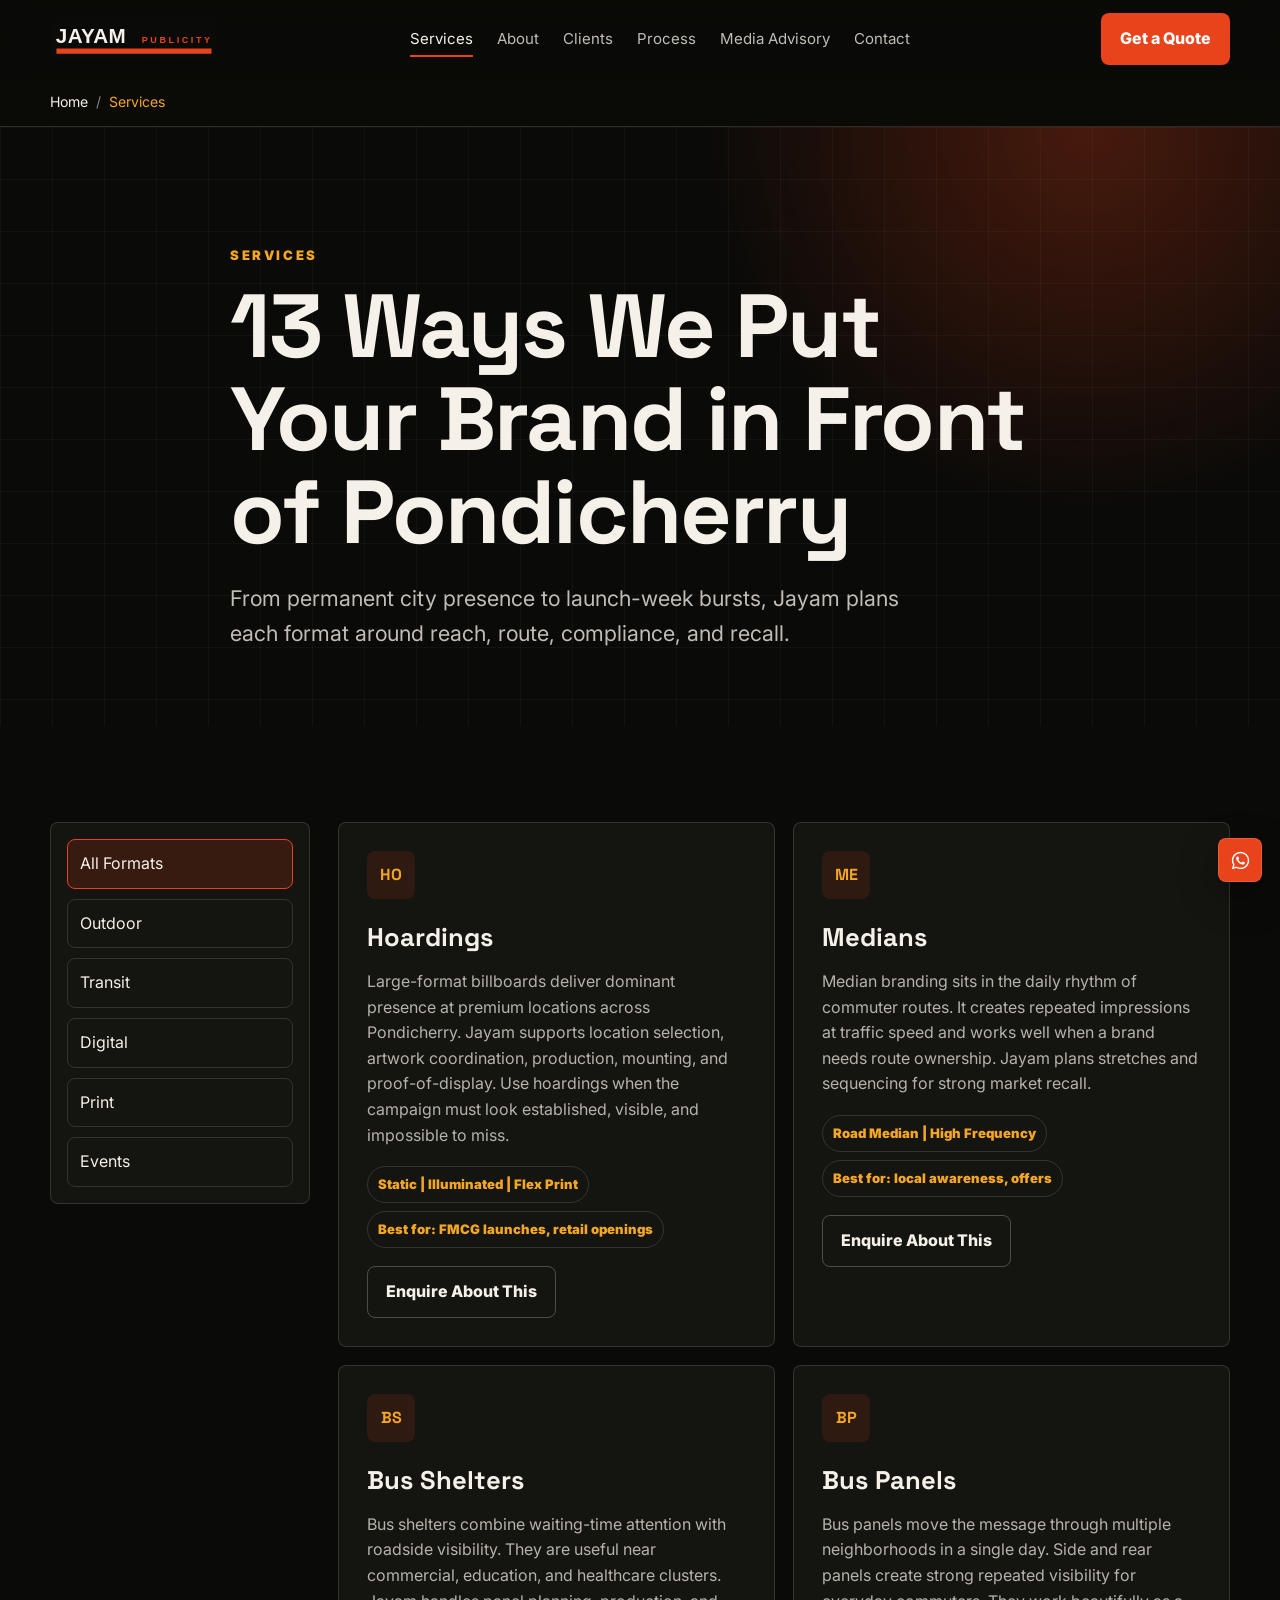
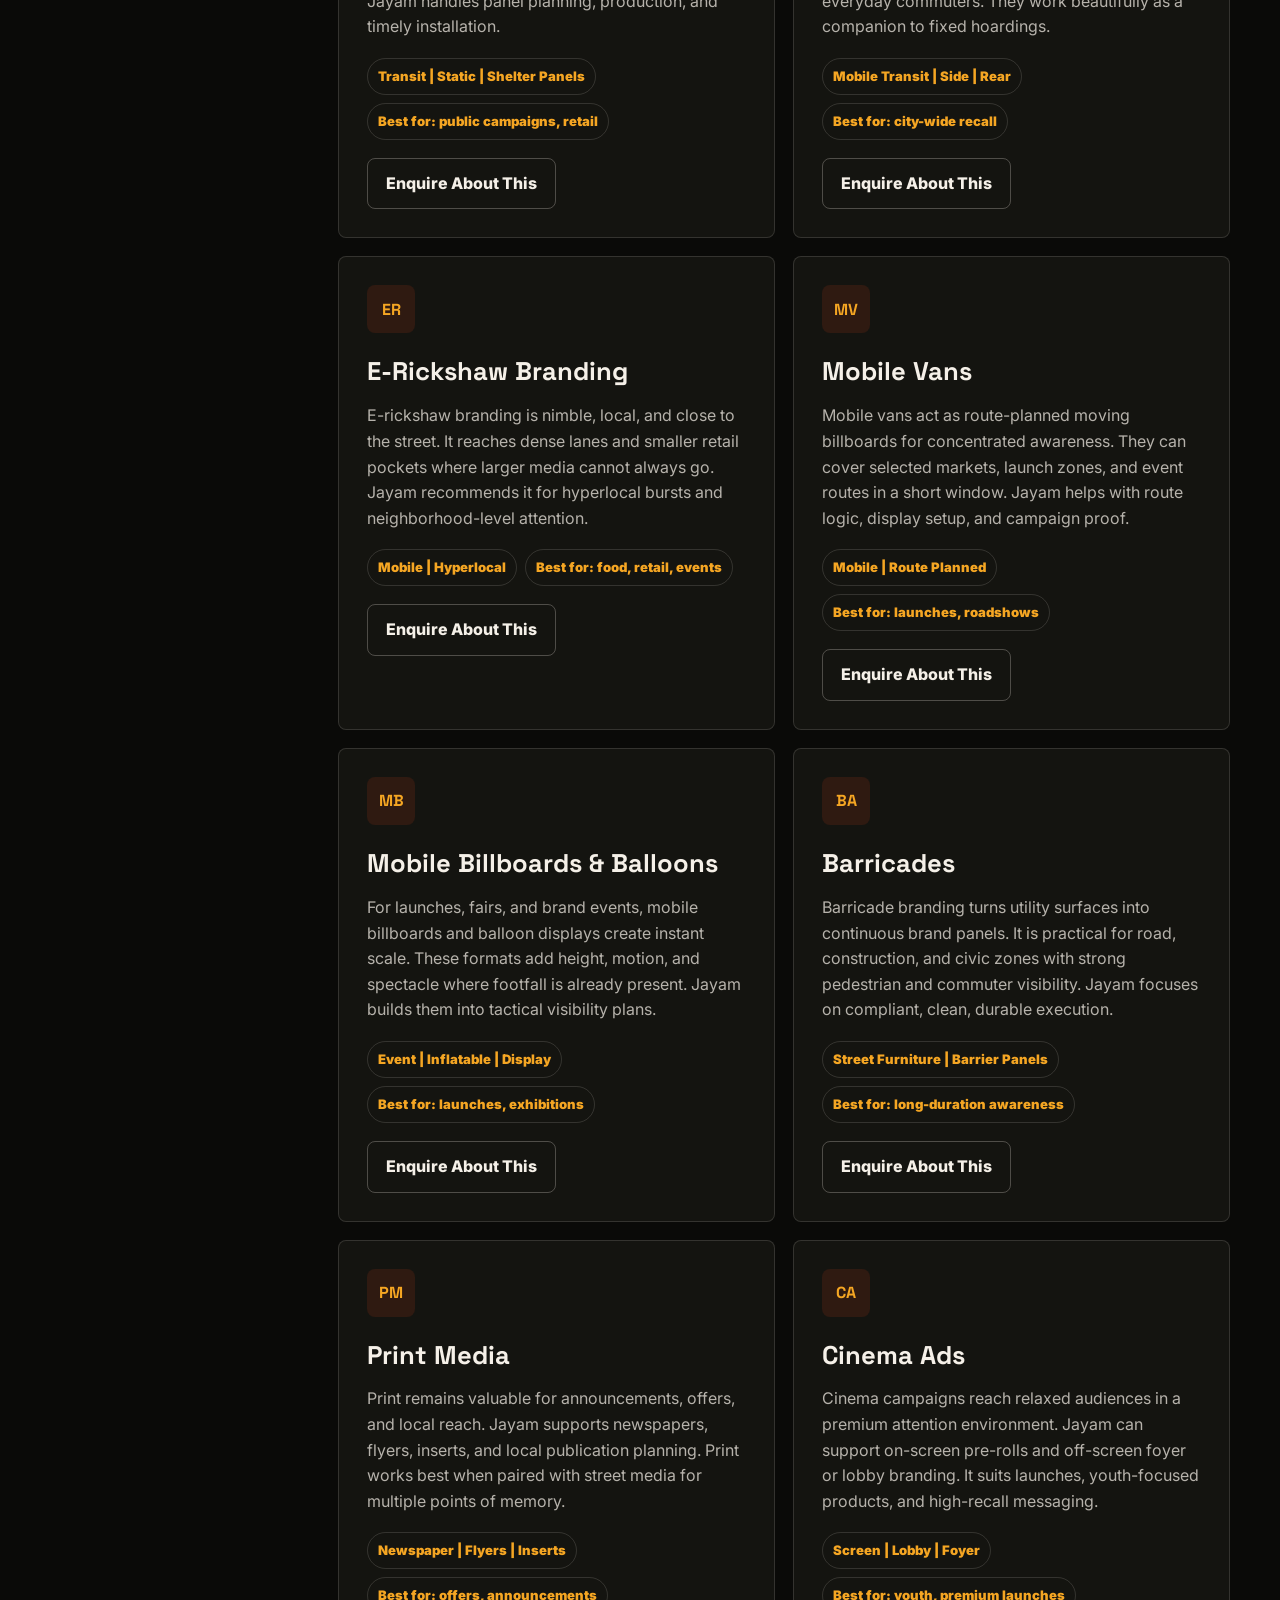
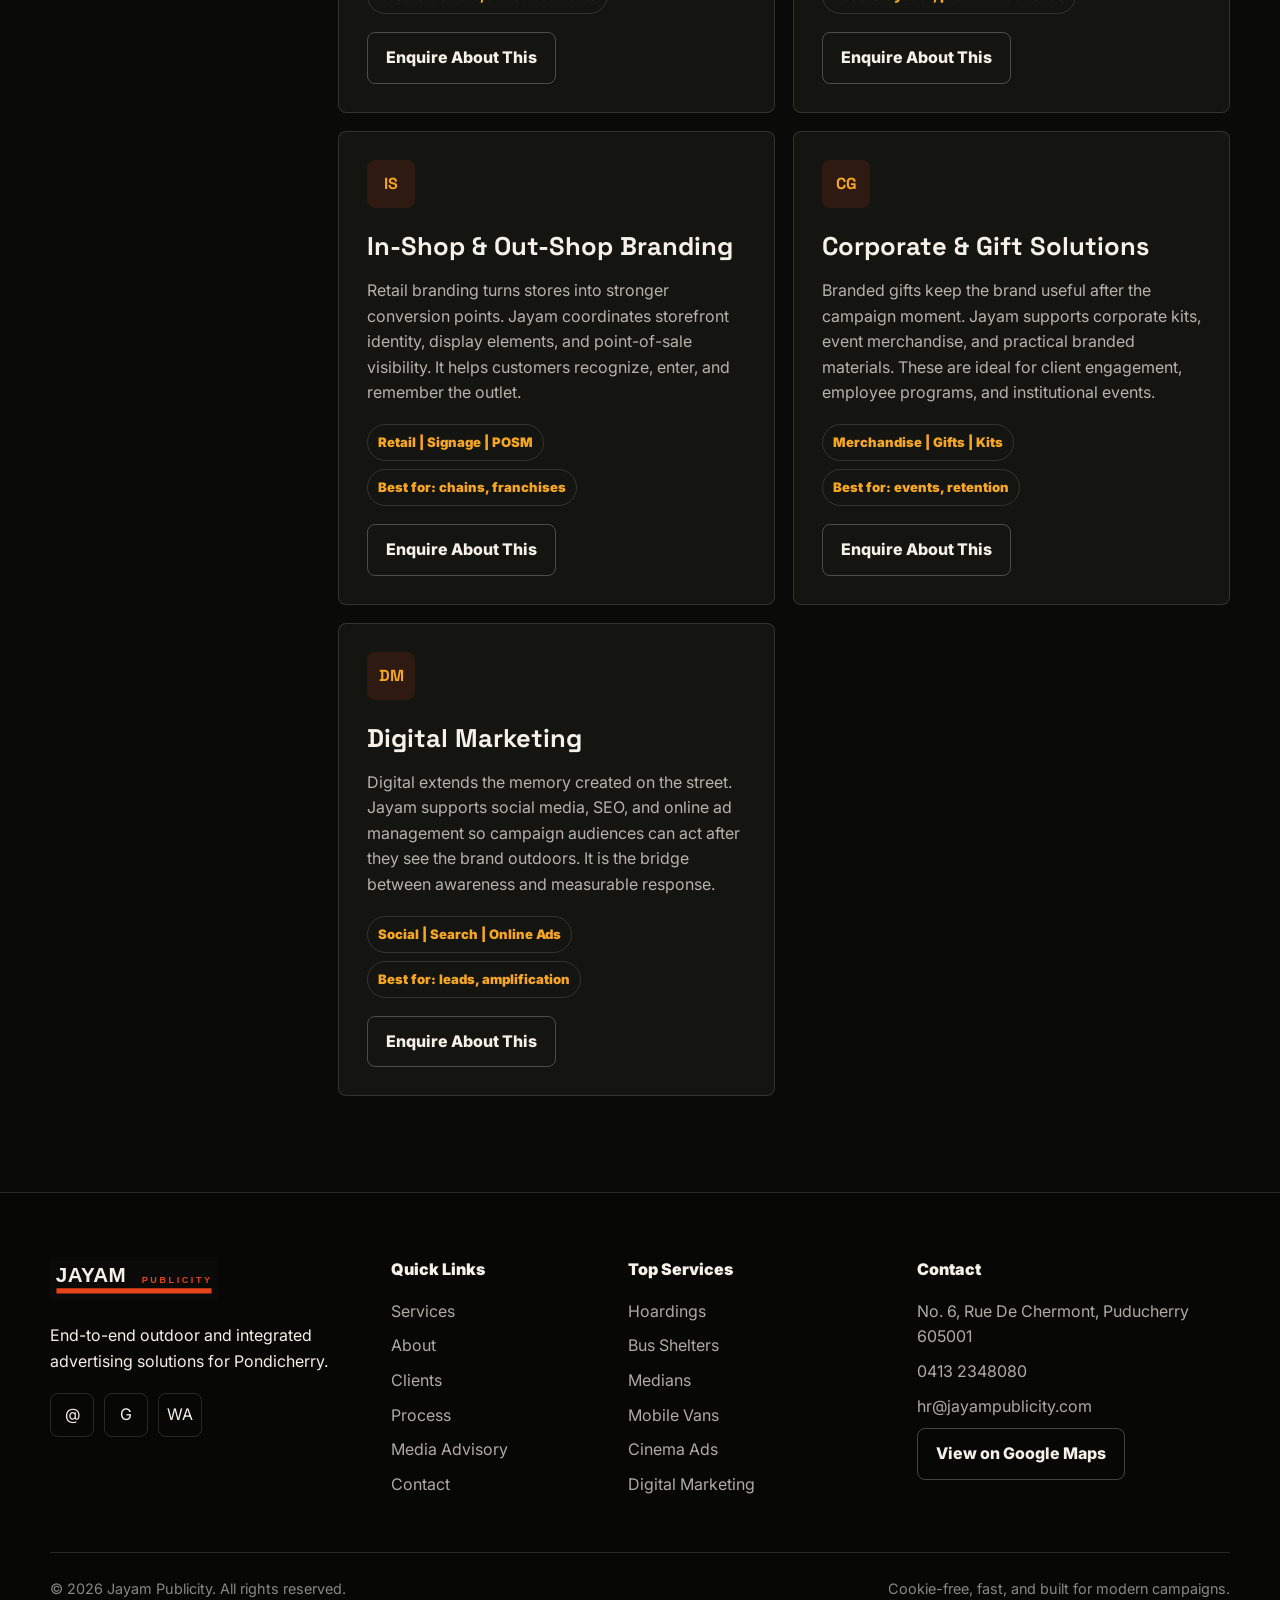
<file: services.html>
﻿<!doctype html>
<html lang="en">
<head>
  <meta charset="utf-8">
  <meta name="viewport" content="width=device-width, initial-scale=1">
  <meta name="theme-color" content="#0a0a08">
  <meta property="og:type" content="website">
  <meta property="og:site_name" content="Jayam Publicity">
  <meta name="twitter:card" content="summary_large_image">
  <meta name="twitter:image" content="https://jayampublicity.com/og-cover.jpg">
  <link rel="icon" type="image/png" sizes="16x16" href="assets/icons/favicon-16.png">
  <link rel="icon" type="image/png" sizes="32x32" href="assets/icons/favicon-32.png">
  <link rel="apple-touch-icon" sizes="180x180" href="assets/icons/apple-touch-icon.png">
  <link rel="manifest" href="site.webmanifest">
  <noscript><style>#preloader{display:none}.reveal{opacity:1;transform:none}body{overflow:auto}</style></noscript>
  <title>Services | Jayam Publicity</title>
  <meta name="description" content="Explore 13 Jayam Publicity advertising services across hoardings, medians, bus shelters, bus panels, cinema, print, digital, mobile vans, and more.">
  <meta property="og:title" content="Jayam Publicity Services">
  <meta name="twitter:title" content="Jayam Publicity Services">
  <meta property="og:description" content="13 ways we put your brand in front of Pondicherry.">
  <meta name="twitter:description" content="13 ways we put your brand in front of Pondicherry.">
  <meta property="og:image" content="https://jayampublicity.com/og-cover.jpg">
  <meta property="og:url" content="https://jayampublicity.com/services.html">
  <link rel="canonical" href="https://jayampublicity.com/services.html">
  <link rel="preconnect" href="https://fonts.googleapis.com">
  <link rel="preconnect" href="https://fonts.gstatic.com" crossorigin>
  <link href="https://fonts.googleapis.com/css2?family=Space+Grotesk:wght@700;800&family=Inter:wght@400;500;700&display=swap" rel="stylesheet">
  <link rel="stylesheet" href="styles.css">
  <script type="application/ld+json">
{
  "@context": "https://schema.org",
  "@type": "BreadcrumbList",
  "itemListElement": [
    {
      "@type": "ListItem",
      "position": 1,
      "name": "Home",
      "item": "https://jayampublicity.com/"
    },
    {
      "@type": "ListItem",
      "position": 2,
      "name": "Services",
      "item": "https://jayampublicity.com/services.html"
    }
  ]
}
  </script>
</head>
<body>
  <header class="site-header"><nav class="nav"><a class="brand" href="index.html"><img class="brand-logo" src="assets/logo.svg" alt="Jayam Publicity"></a><div class="nav-links"><a data-nav href="services.html">Services</a><a data-nav href="about.html">About</a><a data-nav href="clients.html">Clients</a><a data-nav href="process.html">Process</a><a data-nav href="media-advisory.html">Media Advisory</a><a data-nav href="contact.html">Contact</a></div><div class="nav-actions"><a class="btn btn-red" href="contact.html">Get a Quote</a><button class="menu-toggle" type="button" aria-label="Open menu" aria-expanded="false"><span></span><span></span><span></span></button></div></nav></header>
  <nav class="breadcrumb" aria-label="Breadcrumb"><div class="container"><a href="index.html">Home</a><span>/</span><span>Services</span></div></nav>
  <main>
    <section class="page-hero"><div class="container narrow reveal"><p class="eyebrow">Services</p><h1>13 Ways We Put Your Brand in Front of Pondicherry</h1><p class="lead">From permanent city presence to launch-week bursts, Jayam plans each format around reach, route, compliance, and recall.</p></div></section>
    <section class="section">
      <div class="container detail-layout">
        <aside class="filter-panel reveal" aria-label="Service filters">
          <button class="is-active" data-filter="All">All Formats</button>
          <button data-filter="Outdoor">Outdoor</button>
          <button data-filter="Transit">Transit</button>
          <button data-filter="Digital">Digital</button>
          <button data-filter="Print">Print</button>
          <button data-filter="Events">Events</button>
        </aside>
        <div class="grid grid-2" data-service-grid>
          <article class="service-card service-detail reveal" data-category="Outdoor"><div class="icon">HO</div><h3>Hoardings</h3><p>Large-format billboards deliver dominant presence at premium locations across Pondicherry. Jayam supports location selection, artwork coordination, production, mounting, and proof-of-display. Use hoardings when the campaign must look established, visible, and impossible to miss.</p><div class="tags"><span class="tag">Static | Illuminated | Flex Print</span><span class="tag">Best for: FMCG launches, retail openings</span></div><a class="btn btn-outline" href="contact.html">Enquire About This</a></article>
          <article class="service-card service-detail reveal" data-category="Outdoor"><div class="icon">ME</div><h3>Medians</h3><p>Median branding sits in the daily rhythm of commuter routes. It creates repeated impressions at traffic speed and works well when a brand needs route ownership. Jayam plans stretches and sequencing for strong market recall.</p><div class="tags"><span class="tag">Road Median | High Frequency</span><span class="tag">Best for: local awareness, offers</span></div><a class="btn btn-outline" href="contact.html">Enquire About This</a></article>
          <article class="service-card service-detail reveal" data-category="Transit"><div class="icon">BS</div><h3>Bus Shelters</h3><p>Bus shelters combine waiting-time attention with roadside visibility. They are useful near commercial, education, and healthcare clusters. Jayam handles panel planning, production, and timely installation.</p><div class="tags"><span class="tag">Transit | Static | Shelter Panels</span><span class="tag">Best for: public campaigns, retail</span></div><a class="btn btn-outline" href="contact.html">Enquire About This</a></article>
          <article class="service-card service-detail reveal" data-category="Transit"><div class="icon">BP</div><h3>Bus Panels</h3><p>Bus panels move the message through multiple neighborhoods in a single day. Side and rear panels create strong repeated visibility for everyday commuters. They work beautifully as a companion to fixed hoardings.</p><div class="tags"><span class="tag">Mobile Transit | Side | Rear</span><span class="tag">Best for: city-wide recall</span></div><a class="btn btn-outline" href="contact.html">Enquire About This</a></article>
          <article class="service-card service-detail reveal" data-category="Transit"><div class="icon">ER</div><h3>E-Rickshaw Branding</h3><p>E-rickshaw branding is nimble, local, and close to the street. It reaches dense lanes and smaller retail pockets where larger media cannot always go. Jayam recommends it for hyperlocal bursts and neighborhood-level attention.</p><div class="tags"><span class="tag">Mobile | Hyperlocal</span><span class="tag">Best for: food, retail, events</span></div><a class="btn btn-outline" href="contact.html">Enquire About This</a></article>
          <article class="service-card service-detail reveal" data-category="Events"><div class="icon">MV</div><h3>Mobile Vans</h3><p>Mobile vans act as route-planned moving billboards for concentrated awareness. They can cover selected markets, launch zones, and event routes in a short window. Jayam helps with route logic, display setup, and campaign proof.</p><div class="tags"><span class="tag">Mobile | Route Planned</span><span class="tag">Best for: launches, roadshows</span></div><a class="btn btn-outline" href="contact.html">Enquire About This</a></article>
          <article class="service-card service-detail reveal" data-category="Events"><div class="icon">MB</div><h3>Mobile Billboards &amp; Balloons</h3><p>For launches, fairs, and brand events, mobile billboards and balloon displays create instant scale. These formats add height, motion, and spectacle where footfall is already present. Jayam builds them into tactical visibility plans.</p><div class="tags"><span class="tag">Event | Inflatable | Display</span><span class="tag">Best for: launches, exhibitions</span></div><a class="btn btn-outline" href="contact.html">Enquire About This</a></article>
          <article class="service-card service-detail reveal" data-category="Outdoor"><div class="icon">BA</div><h3>Barricades</h3><p>Barricade branding turns utility surfaces into continuous brand panels. It is practical for road, construction, and civic zones with strong pedestrian and commuter visibility. Jayam focuses on compliant, clean, durable execution.</p><div class="tags"><span class="tag">Street Furniture | Barrier Panels</span><span class="tag">Best for: long-duration awareness</span></div><a class="btn btn-outline" href="contact.html">Enquire About This</a></article>
          <article class="service-card service-detail reveal" data-category="Print"><div class="icon">PM</div><h3>Print Media</h3><p>Print remains valuable for announcements, offers, and local reach. Jayam supports newspapers, flyers, inserts, and local publication planning. Print works best when paired with street media for multiple points of memory.</p><div class="tags"><span class="tag">Newspaper | Flyers | Inserts</span><span class="tag">Best for: offers, announcements</span></div><a class="btn btn-outline" href="contact.html">Enquire About This</a></article>
          <article class="service-card service-detail reveal" data-category="Events"><div class="icon">CA</div><h3>Cinema Ads</h3><p>Cinema campaigns reach relaxed audiences in a premium attention environment. Jayam can support on-screen pre-rolls and off-screen foyer or lobby branding. It suits launches, youth-focused products, and high-recall messaging.</p><div class="tags"><span class="tag">Screen | Lobby | Foyer</span><span class="tag">Best for: youth, premium launches</span></div><a class="btn btn-outline" href="contact.html">Enquire About This</a></article>
          <article class="service-card service-detail reveal" data-category="Outdoor"><div class="icon">IS</div><h3>In-Shop &amp; Out-Shop Branding</h3><p>Retail branding turns stores into stronger conversion points. Jayam coordinates storefront identity, display elements, and point-of-sale visibility. It helps customers recognize, enter, and remember the outlet.</p><div class="tags"><span class="tag">Retail | Signage | POSM</span><span class="tag">Best for: chains, franchises</span></div><a class="btn btn-outline" href="contact.html">Enquire About This</a></article>
          <article class="service-card service-detail reveal" data-category="Print"><div class="icon">CG</div><h3>Corporate &amp; Gift Solutions</h3><p>Branded gifts keep the brand useful after the campaign moment. Jayam supports corporate kits, event merchandise, and practical branded materials. These are ideal for client engagement, employee programs, and institutional events.</p><div class="tags"><span class="tag">Merchandise | Gifts | Kits</span><span class="tag">Best for: events, retention</span></div><a class="btn btn-outline" href="contact.html">Enquire About This</a></article>
          <article class="service-card service-detail reveal" data-category="Digital"><div class="icon">DM</div><h3>Digital Marketing</h3><p>Digital extends the memory created on the street. Jayam supports social media, SEO, and online ad management so campaign audiences can act after they see the brand outdoors. It is the bridge between awareness and measurable response.</p><div class="tags"><span class="tag">Social | Search | Online Ads</span><span class="tag">Best for: leads, amplification</span></div><a class="btn btn-outline" href="contact.html">Enquire About This</a></article>
        </div>
      </div>
    </section>
  </main>
  <footer class="site-footer"><div class="container footer-grid"><div><a class="brand" href="index.html"><img class="brand-logo" src="assets/logo.svg" alt="Jayam Publicity"></a><p>End-to-end outdoor and integrated advertising solutions for Pondicherry.</p><div class="socials"><a href="mailto:hr@jayampublicity.com" aria-label="Email Jayam Publicity">@</a><a href="https://share.google/vFJjMuUkjEhcriZox" target="_blank" rel="noopener noreferrer" aria-label="Google Business Profile">G</a><a href="https://wa.me/919791938052" target="_blank" rel="noopener noreferrer" aria-label="WhatsApp Jayam Publicity">WA</a></div></div><div><p class="footer-title">Quick Links</p><ul><li><a href="services.html">Services</a></li><li><a href="about.html">About</a></li><li><a href="clients.html">Clients</a></li><li><a href="process.html">Process</a></li><li><a href="media-advisory.html">Media Advisory</a></li><li><a href="contact.html">Contact</a></li></ul></div><div><p class="footer-title">Top Services</p><ul><li>Hoardings</li><li>Bus Shelters</li><li>Medians</li><li>Mobile Vans</li><li>Cinema Ads</li><li>Digital Marketing</li></ul></div><div><p class="footer-title">Contact</p><ul><li>No. 6, Rue De Chermont, Puducherry 605001</li><li><a href="tel:04132348080">0413 2348080</a></li><li><a href="mailto:hr@jayampublicity.com">hr@jayampublicity.com</a></li></ul><a class="btn btn-outline" href="https://share.google/vFJjMuUkjEhcriZox" target="_blank" rel="noopener noreferrer">View on Google Maps</a></div></div><div class="container footer-bottom"><span>&copy; <span data-current-year>2025</span> Jayam Publicity. All rights reserved.</span><span>Cookie-free, fast, and built for modern campaigns.</span></div></footer>
  <a class="whatsapp-float" href="https://wa.me/919791938052" target="_blank" rel="noopener noreferrer" aria-label="WhatsApp Jayam Publicity"><svg viewBox="0 0 24 24" aria-hidden="true"><path d="M19.05 4.91A9.82 9.82 0 0 0 12.04 2C6.58 2 2.13 6.45 2.13 11.91c0 1.75.46 3.45 1.32 4.95L2.05 22l5.25-1.38a9.9 9.9 0 0 0 4.74 1.21h.01c5.46 0 9.91-4.45 9.91-9.91a9.86 9.86 0 0 0-2.91-7.01ZM12.05 20.15h-.01a8.22 8.22 0 0 1-4.19-1.15l-.3-.18-3.12.82.83-3.04-.2-.31a8.22 8.22 0 0 1-1.26-4.38c0-4.55 3.7-8.25 8.25-8.25a8.2 8.2 0 0 1 5.83 2.42 8.19 8.19 0 0 1 2.42 5.84c0 4.54-3.7 8.23-8.25 8.23Zm4.52-6.16c-.25-.12-1.47-.73-1.7-.81-.23-.08-.39-.12-.56.12-.16.25-.64.81-.78.97-.14.17-.29.19-.54.06-.25-.12-1.04-.38-1.98-1.22-.73-.65-1.22-1.45-1.36-1.7-.14-.25-.02-.38.11-.5.11-.11.25-.29.37-.43.12-.14.17-.25.25-.42.08-.17.04-.31-.02-.43-.06-.12-.56-1.35-.77-1.85-.2-.49-.41-.42-.56-.43h-.48c-.17 0-.43.06-.66.31-.23.25-.87.85-.87 2.07s.89 2.4 1.01 2.57c.12.17 1.75 2.67 4.24 3.74.59.26 1.05.41 1.41.52.59.19 1.13.16 1.56.1.48-.07 1.47-.6 1.68-1.18.21-.58.21-1.08.15-1.18-.06-.1-.23-.16-.48-.29Z"/></svg></a><button class="back-top" type="button" aria-label="Back to top"><svg viewBox="0 0 24 24" aria-hidden="true"><path d="M12 4 4.5 11.5l1.4 1.4L11 7.83V20h2V7.83l5.1 5.07 1.4-1.4L12 4Z"/></svg></button><script src="script.js"></script>
</body>
</html>
</file>
<file: styles.css>
:root {
  --bg: #0a0a08;
  --cream: #f5f0e8;
  --red: #e8431a;
  --amber: #f5a623;
  --card: #141410;
  --muted: #888880;
  --line: rgba(245, 240, 232, 0.14);
  --dark-text: #181814;
  --max: 1180px;
  --font-head: "Space Grotesk", system-ui, sans-serif;
  --font-body: "Inter", Arial, sans-serif;
}

* {
  box-sizing: border-box;
}

html {
  scroll-behavior: smooth;
}

body {
  margin: 0;
  font-family: var(--font-body);
  color: var(--cream);
  background: var(--bg);
  line-height: 1.6;
  text-rendering: optimizeLegibility;
  -webkit-font-smoothing: antialiased;
}

body:not(.loaded) {
  overflow: hidden;
}

a {
  color: inherit;
  text-decoration: none;
}

img,
svg {
  max-width: 100%;
}

button,
input,
select,
textarea {
  font: inherit;
}

#preloader {
  position: fixed;
  inset: 0;
  z-index: 9999;
  display: flex;
  flex-direction: column;
  align-items: center;
  justify-content: center;
  gap: 16px;
  background:
    radial-gradient(circle at 50% 42%, rgba(232, 67, 26, 0.22), transparent 19rem),
    linear-gradient(rgba(245, 240, 232, 0.035) 1px, transparent 1px),
    linear-gradient(90deg, rgba(245, 240, 232, 0.035) 1px, transparent 1px),
    var(--bg);
  background-size: auto, 42px 42px, 42px 42px;
  transition: opacity 0.45s ease, visibility 0.45s ease;
}

#preloader::before {
  content: "";
  position: absolute;
  inset: -20%;
  background: radial-gradient(circle at center, rgba(232, 67, 26, 0.16), transparent 22rem);
  animation: prePulse 2.8s ease-in-out infinite;
}

#preloader.hidden {
  opacity: 0;
  visibility: hidden;
  pointer-events: none;
}

.pre-logo,
.pre-sub,
.pre-bar-track,
.pre-tagline {
  position: relative;
  z-index: 1;
}

.pre-logo {
  display: flex;
  align-items: baseline;
  justify-content: center;
}

.pre-logo span {
  display: inline-block;
  color: var(--cream);
  font-family: var(--font-head);
  font-size: clamp(3.8rem, 11vw, 7.2rem);
  font-weight: 800;
  line-height: 0.95;
  letter-spacing: -0.04em;
  opacity: 0;
  transform: translateY(20px);
  animation: letterUp 0.4s ease forwards;
}

.pre-logo span:nth-child(1) {
  animation-delay: 0.1s;
}

.pre-logo span:nth-child(2) {
  animation-delay: 0.2s;
}

.pre-logo span:nth-child(3) {
  animation-delay: 0.3s;
}

.pre-logo span:nth-child(4) {
  animation-delay: 0.4s;
}

.pre-logo span:nth-child(5) {
  animation-delay: 0.5s;
}

.pre-sub {
  color: var(--red);
  font-family: var(--font-head);
  font-size: 13px;
  font-weight: 700;
  letter-spacing: 8px;
  opacity: 0;
  animation: fadeIn 0.4s ease 0.8s forwards;
}

.pre-bar-track {
  width: 200px;
  height: 2px;
  margin-top: 8px;
  overflow: hidden;
  border-radius: 2px;
  background: rgba(245, 240, 232, 0.1);
}

.pre-bar {
  width: 0%;
  height: 100%;
  border-radius: 2px;
  background: var(--red);
  box-shadow: 0 0 22px rgba(232, 67, 26, 0.55);
  animation: barFill 1.5s ease 1s forwards;
}

.pre-tagline {
  margin: 0;
  color: rgba(245, 240, 232, 0.36);
  font-family: var(--font-body);
  font-size: 12px;
  letter-spacing: 1.5px;
  text-align: center;
  opacity: 0;
  animation: fadeIn 0.4s ease 2.45s forwards;
}

@keyframes letterUp {
  to {
    opacity: 1;
    transform: translateY(0);
  }
}

@keyframes fadeIn {
  to {
    opacity: 1;
  }
}

@keyframes barFill {
  to {
    width: 100%;
  }
}

@keyframes prePulse {
  0%,
  100% {
    opacity: 0.52;
    transform: scale(0.94);
  }

  50% {
    opacity: 1;
    transform: scale(1.06);
  }
}

.site-header {
  position: sticky;
  top: 0;
  z-index: 50;
  border-bottom: 1px solid transparent;
  background: rgba(10, 10, 8, 0.62);
  backdrop-filter: blur(16px);
  transition: border-color 0.25s ease, background 0.25s ease;
}

.site-header.is-scrolled {
  border-color: var(--line);
  background: rgba(10, 10, 8, 0.9);
}

.nav {
  width: min(var(--max), calc(100% - 32px));
  min-height: 78px;
  margin: 0 auto;
  display: flex;
  align-items: center;
  justify-content: space-between;
  gap: 24px;
}

.brand {
  display: inline-flex;
  align-items: center;
  line-height: 1;
}

.brand-logo {
  display: block;
  width: 168px;
  height: auto;
}

.nav-links {
  display: flex;
  align-items: center;
  gap: 24px;
  color: rgba(245, 240, 232, 0.78);
  font-size: 0.94rem;
}

.nav-links a {
  position: relative;
  padding: 10px 0;
}

.nav-links a::after {
  content: "";
  position: absolute;
  left: 0;
  bottom: 4px;
  width: 100%;
  height: 2px;
  background: var(--red);
  transform: scaleX(0);
  transform-origin: right;
  transition: transform 0.25s ease;
}

.nav-links a:hover,
.nav-links a.is-active {
  color: var(--cream);
}

.nav-links a:hover::after,
.nav-links a.is-active::after {
  transform: scaleX(1);
  transform-origin: left;
}

.nav-actions {
  display: flex;
  align-items: center;
  gap: 12px;
}

.menu-toggle {
  display: none;
  width: 44px;
  height: 44px;
  border: 1px solid var(--line);
  border-radius: 8px;
  background: transparent;
  color: var(--cream);
  cursor: pointer;
}

.menu-toggle span {
  display: block;
  width: 18px;
  height: 2px;
  margin: 4px auto;
  background: currentColor;
}

.btn {
  display: inline-flex;
  align-items: center;
  justify-content: center;
  min-height: 44px;
  padding: 12px 18px;
  border: 1px solid transparent;
  border-radius: 8px;
  background: var(--cream);
  color: var(--dark-text);
  font-weight: 800;
  cursor: pointer;
  transition: transform 0.2s ease, border-color 0.2s ease, background 0.2s ease, box-shadow 0.2s ease;
}

.btn:hover {
  transform: translateY(-2px);
}

.btn-red {
  background: var(--red);
  color: #fff;
}

.btn-red:hover {
  background: #d63a14;
  box-shadow: 0 8px 24px rgba(232, 67, 26, 0.35);
}

.btn-red:hover {
  box-shadow: 0 8px 24px rgba(232, 67, 26, 0.35);
}

.btn-outline {
  border-color: rgba(245, 240, 232, 0.26);
  background: transparent;
  color: var(--cream);
}

.btn-dark {
  background: var(--bg);
  color: var(--cream);
}

.hero,
.page-hero {
  position: relative;
  overflow: hidden;
  isolation: isolate;
}

.hero {
  min-height: auto;
  padding: 74px 0 54px;
  background:
    radial-gradient(circle at 78% 18%, rgba(232, 67, 26, 0.34), transparent 28rem),
    linear-gradient(rgba(245, 240, 232, 0.045) 1px, transparent 1px),
    linear-gradient(90deg, rgba(245, 240, 232, 0.045) 1px, transparent 1px);
  background-size: auto, 44px 44px, 44px 44px;
}

.hero .container {
  display: grid;
  grid-template-columns: minmax(0, 1.05fr) minmax(320px, 0.72fr);
  gap: clamp(36px, 6vw, 84px);
  align-items: center;
}

.hero-copy {
  min-width: 0;
}

.page-hero {
  padding: 118px 0 76px;
  background:
    radial-gradient(circle at 85% 0%, rgba(232, 67, 26, 0.28), transparent 24rem),
    linear-gradient(rgba(245, 240, 232, 0.035) 1px, transparent 1px),
    linear-gradient(90deg, rgba(245, 240, 232, 0.035) 1px, transparent 1px);
  background-size: auto, 52px 52px, 52px 52px;
}

.container {
  width: min(var(--max), calc(100% - 32px));
  margin: 0 auto;
}

.narrow {
  max-width: 820px;
}

.eyebrow {
  margin: 0 0 14px;
  color: var(--amber);
  font-size: 0.82rem;
  font-weight: 900;
  letter-spacing: 0.2em;
  text-transform: uppercase;
}

h1,
h2,
h3 {
  font-family: var(--font-head);
  text-wrap: balance;
  letter-spacing: 0;
}

h1 {
  max-width: 980px;
  margin: 0;
  font-size: clamp(3.4rem, 8vw, 7.4rem);
  font-weight: 800;
  line-height: 1.04;
  letter-spacing: -0.02em;
}

.page-hero h1 {
  font-size: clamp(3rem, 7vw, 6.8rem);
}

h2 {
  margin: 0 0 18px;
  font-size: clamp(2.25rem, 5.5vw, 5rem);
  line-height: 1.1;
  letter-spacing: -0.01em;
}

h3 {
  margin: 0 0 12px;
  font-size: clamp(1.35rem, 2vw, 2rem);
  line-height: 1.25;
}

.lead {
  max-width: 720px;
  margin: 22px 0 0;
  color: rgba(245, 240, 232, 0.78);
  font-size: clamp(1.05rem, 2vw, 1.35rem);
}

.light .lead {
  color: rgba(24, 24, 20, 0.72);
}

.hero-actions {
  display: flex;
  flex-wrap: wrap;
  gap: 14px;
  margin-top: 34px;
}

.hero-visual {
  position: relative;
  right: auto;
  bottom: auto;
  width: 100%;
  min-width: 0;
  opacity: 0.92;
  pointer-events: none;
}

.billboard-face {
  min-height: 190px;
  display: grid;
  align-content: end;
  gap: 8px;
  padding: 22px;
  border: 1px solid rgba(245, 240, 232, 0.24);
  border-radius: 8px;
  background:
    linear-gradient(135deg, rgba(232, 67, 26, 0.82), rgba(10, 10, 8, 0.55)),
    linear-gradient(rgba(245, 240, 232, 0.12) 1px, transparent 1px),
    linear-gradient(90deg, rgba(245, 240, 232, 0.12) 1px, transparent 1px),
    #161612;
  background-size: auto, 30px 30px, 30px 30px;
  box-shadow: 0 24px 90px rgba(0, 0, 0, 0.4);
}

.billboard-face span {
  color: rgba(245, 240, 232, 0.68);
  font-weight: 800;
  text-transform: uppercase;
}

.billboard-face strong {
  font-family: var(--font-head);
  font-size: clamp(1.6rem, 3vw, 2.4rem);
  line-height: 1.05;
}

.billboard-post {
  width: 42%;
  height: 82px;
  margin: 0 auto;
  background: linear-gradient(90deg, transparent 42%, rgba(245, 240, 232, 0.24) 42% 58%, transparent 58%);
}

.stats {
  grid-column: 1 / -1;
  display: grid;
  grid-template-columns: repeat(4, 1fr);
  gap: 1px;
  margin-top: 10px;
  border: 1px solid var(--line);
  background: var(--line);
}

.stat {
  padding: 24px;
  background: rgba(20, 20, 16, 0.78);
}

.stat strong {
  display: block;
  font-family: var(--font-head);
  font-size: clamp(2rem, 4vw, 4rem);
  line-height: 1;
}

.stat span {
  color: var(--muted);
  font-weight: 800;
}

.marquee {
  overflow: hidden;
  border-block: 1px solid var(--line);
  background: var(--red);
  color: #fff;
  font-family: var(--font-head);
  font-weight: 800;
}

.marquee-track {
  display: flex;
  width: max-content;
  animation: marquee 28s linear infinite;
}

.marquee:hover .marquee-track {
  animation-play-state: paused;
}

.marquee span {
  padding: 18px 28px;
  white-space: nowrap;
}

@keyframes marquee {
  to {
    transform: translateX(-50%);
  }
}

.section {
  padding: 96px 0;
}

.section-head {
  display: flex;
  align-items: flex-start;
  justify-content: space-between;
  gap: 24px;
  margin-bottom: 42px;
}

.section-head p {
  max-width: 430px;
  margin: 0;
  color: var(--muted);
}

.grid {
  display: grid;
  gap: 18px;
}

.grid-3 {
  grid-template-columns: repeat(3, 1fr);
}

.grid-2 {
  grid-template-columns: repeat(2, 1fr);
}

.card,
.service-card,
.testimonial,
.case-card,
.value-card,
.contact-card,
.faq-item,
.timeline-item {
  position: relative;
  border: 1px solid var(--line);
  border-radius: 8px;
  background: var(--card);
  overflow: hidden;
}

.card::before,
.service-card::before,
.testimonial::before,
.case-card::before,
.value-card::before,
.contact-card::before,
.timeline-item::before {
  content: "";
  position: absolute;
  inset: 0 auto auto 0;
  width: 100%;
  height: 3px;
  background: linear-gradient(90deg, var(--red), var(--amber));
  transform: scaleX(0);
  transform-origin: left;
  transition: transform 0.25s ease;
}

.card:hover::before,
.service-card:hover::before,
.testimonial:hover::before,
.case-card:hover::before,
.value-card:hover::before,
.contact-card:hover::before,
.timeline-item:hover::before {
  transform: scaleX(1);
}

.service-card {
  min-height: 230px;
  padding: 24px;
}

.service-card .icon,
.case-card .icon,
.media-icon {
  display: grid;
  place-items: center;
  width: 48px;
  height: 48px;
  margin-bottom: 22px;
  border-radius: 8px;
  background: rgba(232, 67, 26, 0.12);
  color: var(--amber);
  font-family: var(--font-head);
  font-weight: 800;
}

.service-card p,
.card p,
.testimonial p,
.case-card p,
.value-card p,
.timeline-item p,
.faq-panel {
  color: rgba(245, 240, 232, 0.72);
}

.hover-note {
  margin-top: 18px;
  color: var(--amber);
  font-size: 0.88rem;
  font-weight: 900;
  opacity: 0;
  transform: translateY(8px);
  transition: opacity 0.25s ease, transform 0.25s ease;
}

.service-card:hover .hover-note {
  opacity: 1;
  transform: translateY(0);
}

.light {
  background: var(--cream);
  color: var(--dark-text);
}

.light .card,
.light .value-card,
.light .case-card,
.light .faq-item,
.light .timeline-item {
  border-color: rgba(24, 24, 20, 0.14);
  background: #fffaf1;
}

.light .card p,
.light .value-card p,
.light .case-card p,
.light .faq-panel,
.light .timeline-item p {
  color: rgba(24, 24, 20, 0.7);
}

.reason-card,
.value-card {
  padding: 28px;
}

.process-strip {
  display: grid;
  grid-template-columns: repeat(4, 1fr);
  border: 1px solid var(--line);
}

.process-step {
  min-height: 220px;
  padding: 26px;
  border-right: 1px solid var(--line);
  background: rgba(20, 20, 16, 0.74);
}

.process-step:last-child {
  border-right: 0;
  border-bottom: 0;
}

.process-step b {
  display: block;
  margin-bottom: 44px;
  color: var(--red);
  font-family: var(--font-head);
  font-size: 4rem;
  line-height: 0.8;
}

.logo-ticker {
  overflow: hidden;
  display: grid;
  gap: 14px;
}

.logo-row {
  display: flex;
  width: max-content;
  gap: 14px;
  animation: logoFlow 34s linear infinite;
}

.logo-row.reverse {
  animation-direction: reverse;
}

.logo-box {
  display: grid;
  place-items: center;
  width: 160px;
  height: 60px;
  border: 1px solid var(--line);
  border-radius: 8px;
  background: #20201b;
  color: var(--muted);
  font-size: 0.8rem;
  font-weight: 800;
  text-transform: uppercase;
}

@keyframes logoFlow {
  to {
    transform: translateX(-50%);
  }
}

.testimonial {
  padding: 28px;
}

.case-card {
  padding: 28px;
}

.stars {
  color: var(--amber);
  letter-spacing: 0.08em;
}

.testimonial cite {
  display: block;
  margin-top: 22px;
  color: var(--cream);
  font-style: normal;
  font-weight: 900;
}

.cta-band {
  padding: 86px 0;
  background:
    radial-gradient(circle at 82% 20%, rgba(245, 166, 35, 0.25), transparent 24rem),
    var(--red);
  color: #fff;
  text-align: center;
}

.cta-band h2 {
  max-width: 760px;
  margin-inline: auto;
}

.cta-band .lead {
  margin-inline: auto;
}

.cta-band .hero-actions {
  justify-content: center;
}

.site-footer {
  padding: 64px 0 26px;
  border-top: 1px solid var(--line);
  background: #070706;
}

.footer-grid {
  display: grid;
  grid-template-columns: 1.2fr 0.8fr 1fr 1.2fr;
  gap: 28px;
}

.footer-grid ul {
  padding: 0;
  margin: 16px 0 0;
  list-style: none;
}

.footer-grid li {
  margin-bottom: 9px;
  color: rgba(245, 240, 232, 0.7);
}

.footer-title {
  margin: 0;
  color: var(--cream);
  font-weight: 900;
}

.footer-bottom {
  display: flex;
  justify-content: space-between;
  gap: 16px;
  margin-top: 46px;
  padding-top: 24px;
  border-top: 1px solid var(--line);
  color: var(--muted);
  font-size: 0.9rem;
}

.socials {
  display: flex;
  gap: 10px;
  margin-top: 18px;
}

.socials a,
.icon-button,
.whatsapp-float,
.back-top {
  display: grid;
  place-items: center;
  width: 44px;
  height: 44px;
  border: 1px solid var(--line);
  border-radius: 8px;
}

.socials a svg,
.whatsapp-float svg,
.back-top svg {
  width: 21px;
  height: 21px;
  fill: currentColor;
}

.whatsapp-float,
.back-top {
  position: fixed;
  right: 18px;
  z-index: 40;
  background: var(--red);
  color: #fff;
  font-weight: 900;
  box-shadow: 0 14px 40px rgba(0, 0, 0, 0.32);
}

.whatsapp-float {
  bottom: 18px;
}

.back-top {
  bottom: 74px;
  opacity: 0;
  pointer-events: none;
  transform: translateY(8px);
  transition: opacity 0.2s ease, transform 0.2s ease;
}

.back-top.is-visible {
  opacity: 1;
  pointer-events: auto;
  transform: translateY(0);
}

.detail-layout {
  display: grid;
  grid-template-columns: 260px 1fr;
  gap: 28px;
  align-items: start;
}

.filter-panel {
  position: sticky;
  top: 104px;
  display: grid;
  gap: 10px;
  padding: 16px;
  border: 1px solid var(--line);
  border-radius: 8px;
  background: var(--card);
}

.filter-panel button,
.tabs button {
  border: 1px solid var(--line);
  border-radius: 8px;
  padding: 11px 12px;
  background: transparent;
  color: var(--cream);
  cursor: pointer;
  text-align: left;
}

.filter-panel button.is-active,
.tabs button.is-active {
  border-color: var(--red);
  background: rgba(232, 67, 26, 0.16);
}

.service-detail {
  padding: 28px;
}

.tags {
  display: flex;
  flex-wrap: wrap;
  gap: 8px;
  margin: 18px 0;
}

.tag {
  border: 1px solid var(--line);
  border-radius: 999px;
  padding: 7px 10px;
  color: var(--amber);
  font-size: 0.82rem;
  font-weight: 900;
}

.copy-block {
  display: grid;
  gap: 28px;
}

.copy-block article,
.media-card {
  padding: 28px;
  border: 1px solid var(--line);
  border-radius: 8px;
  background: var(--card);
}

.masonry {
  column-count: 4;
  column-gap: 16px;
}

.masonry .logo-box {
  width: 100%;
  break-inside: avoid;
  margin: 0 0 16px;
}

.masonry .logo-box:nth-child(3n) {
  height: 94px;
}

.masonry .logo-box:nth-child(4n) {
  height: 76px;
}

.tabs {
  display: flex;
  flex-wrap: wrap;
  gap: 10px;
  margin-bottom: 28px;
}

.vertical-timeline {
  position: relative;
}

.vertical-timeline::before {
  content: "";
  position: absolute;
  left: 50%;
  top: 0;
  bottom: 0;
  width: 1px;
  background: var(--line);
}

.timeline-item {
  width: calc(50% - 32px);
  padding: 28px;
  margin-bottom: 28px;
}

.timeline-item:nth-child(even) {
  margin-left: calc(50% + 32px);
}

.timeline-item b {
  display: inline-grid;
  place-items: center;
  width: 42px;
  height: 42px;
  margin-bottom: 16px;
  border-radius: 8px;
  background: var(--red);
  color: #fff;
}

.faq-item {
  margin-bottom: 12px;
}

.faq-question {
  width: 100%;
  padding: 20px;
  border: 0;
  background: transparent;
  color: var(--dark-text);
  text-align: left;
  font-weight: 900;
  cursor: pointer;
}

.faq-panel {
  display: none;
  padding: 0 20px 20px;
}

.faq-item.is-open .faq-panel {
  display: block;
}

[data-form-status]:not(:empty) {
  margin-top: 14px;
  padding: 12px 16px;
  border-radius: 8px;
  background: rgba(80, 220, 120, 0.12);
  color: #6eefaa;
  border: 1px solid rgba(80, 220, 120, 0.3);
}

@media (prefers-reduced-motion: reduce) {
  .reveal,
  .marquee-track,
  .logo-row {
    transition: none !important;
    animation: none !important;
  }

  .reveal {
    opacity: 1 !important;
    transform: none !important;
  }
}

.contact-layout {
  display: grid;
  grid-template-columns: 1.05fr 0.95fr;
  gap: 28px;
  align-items: start;
}

.form-card,
.info-card {
  padding: 28px;
  border: 1px solid var(--line);
  border-radius: 8px;
  background: var(--card);
}

.field {
  margin-bottom: 16px;
}

.field label {
  display: block;
  margin-bottom: 7px;
  font-weight: 900;
}

.field input,
.field select,
.field textarea {
  width: 100%;
  border: 1px solid var(--line);
  border-radius: 8px;
  padding: 13px 14px;
  background: #0f0f0d;
  color: var(--cream);
}

.field textarea {
  min-height: 130px;
  resize: vertical;
}

.error {
  min-height: 18px;
  margin-top: 5px;
  color: #ff9d85;
  font-size: 0.84rem;
}

.map-frame {
  width: 100%;
  min-height: 300px;
  border: 1px solid var(--line);
  border-radius: 8px;
}

.breadcrumb {
  border-bottom: 1px solid var(--line);
  background: rgba(10, 10, 8, 0.82);
}

.breadcrumb .container {
  display: flex;
  flex-wrap: wrap;
  gap: 8px;
  padding: 12px 0;
  color: var(--muted);
  font-size: 0.88rem;
}

.breadcrumb a {
  color: var(--cream);
}

.breadcrumb span:last-child {
  color: var(--amber);
}

.form-status {
  display: none;
  margin-top: 16px;
  border: 1px solid rgba(99, 216, 135, 0.4);
  border-radius: 8px;
  padding: 12px 14px;
  background: rgba(99, 216, 135, 0.12);
  color: #bdf5ce;
  font-weight: 800;
}

.form-status.is-visible {
  display: block;
}

.quick-cards {
  margin-top: 28px;
}

.contact-card {
  padding: 22px;
}

.hidden {
  display: none !important;
}

.reveal {
  opacity: 0;
  transform: translateY(22px);
  transition: opacity 0.6s ease, transform 0.6s ease;
}

body:not(.loaded) .reveal.is-visible {
  opacity: 0;
  transform: translateY(22px);
}

.reveal.is-visible {
  opacity: 1;
  transform: translateY(0);
}

@media (max-width: 1024px) {
  .hero .container {
    grid-template-columns: 1fr;
  }

  .hero-visual {
    max-width: 520px;
  }

  .grid-3,
  .footer-grid {
    grid-template-columns: repeat(2, 1fr);
  }

  .stats,
  .process-strip {
    grid-template-columns: repeat(2, 1fr);
  }

  .process-step:nth-child(2) {
    border-right: 0;
  }

  .detail-layout,
  .contact-layout {
    grid-template-columns: 1fr;
  }

  .filter-panel {
    position: static;
  }

  .masonry {
    column-count: 3;
  }

  .footer-grid > div:first-child {
    grid-column: 1 / -1;
  }
}

@media (max-width: 768px) {
  .nav {
    min-height: 68px;
  }

  .menu-toggle {
    display: block;
  }

  .nav-links {
    position: fixed;
    inset: 68px 0 auto auto;
    width: min(84vw, 360px);
    min-height: calc(100vh - 68px);
    display: flex;
    flex-direction: column;
    align-items: stretch;
    gap: 0;
    padding: 24px;
    background: rgba(10, 10, 8, 0.98);
    border-left: 1px solid var(--line);
    transform: translateX(100%);
    transition: transform 0.25s ease;
  }

  .nav-links.is-open {
    transform: translateX(0);
  }

  .nav-links a {
    padding: 16px 0;
    border-bottom: 1px solid var(--line);
  }

  .nav-actions .btn {
    display: none;
  }

  .hero,
  .page-hero {
    padding-top: 76px;
  }

  .hero-visual {
    margin-top: 40px;
  }

  .section {
    padding: 70px 0;
  }

  .section-head {
    display: block;
  }

  .grid-3,
  .grid-2,
  .stats,
  .process-strip,
  .footer-grid {
    grid-template-columns: 1fr;
  }

  .process-step {
    border-right: 0;
    border-bottom: 1px solid var(--line);
  }

  .process-step:last-child {
    border-bottom: 0;
  }

  .process-step:last-child {
    border-bottom: 0;
  }

  .footer-bottom {
    flex-direction: column;
  }

  .masonry {
    column-count: 2;
  }

  .vertical-timeline::before {
    left: 16px;
  }

  .timeline-item,
  .timeline-item:nth-child(even) {
    width: auto;
    margin-left: 42px;
  }
}

@media (max-width: 520px) {
  .eyebrow {
    font-size: 0.86rem;
  }
}

@media (prefers-reduced-motion: reduce) {
  *,
  *::before,
  *::after {
    animation-duration: 0.01ms !important;
    animation-iteration-count: 1 !important;
    scroll-behavior: auto !important;
    transition-duration: 0.01ms !important;
  }

  .reveal {
    opacity: 1;
    transform: none;
  }
}

@media (max-width: 520px) {
  .hero-actions {
    flex-direction: column;
  }

  .btn {
    width: 100%;
  }

  .masonry {
    column-count: 1;
  }
}
</file>
